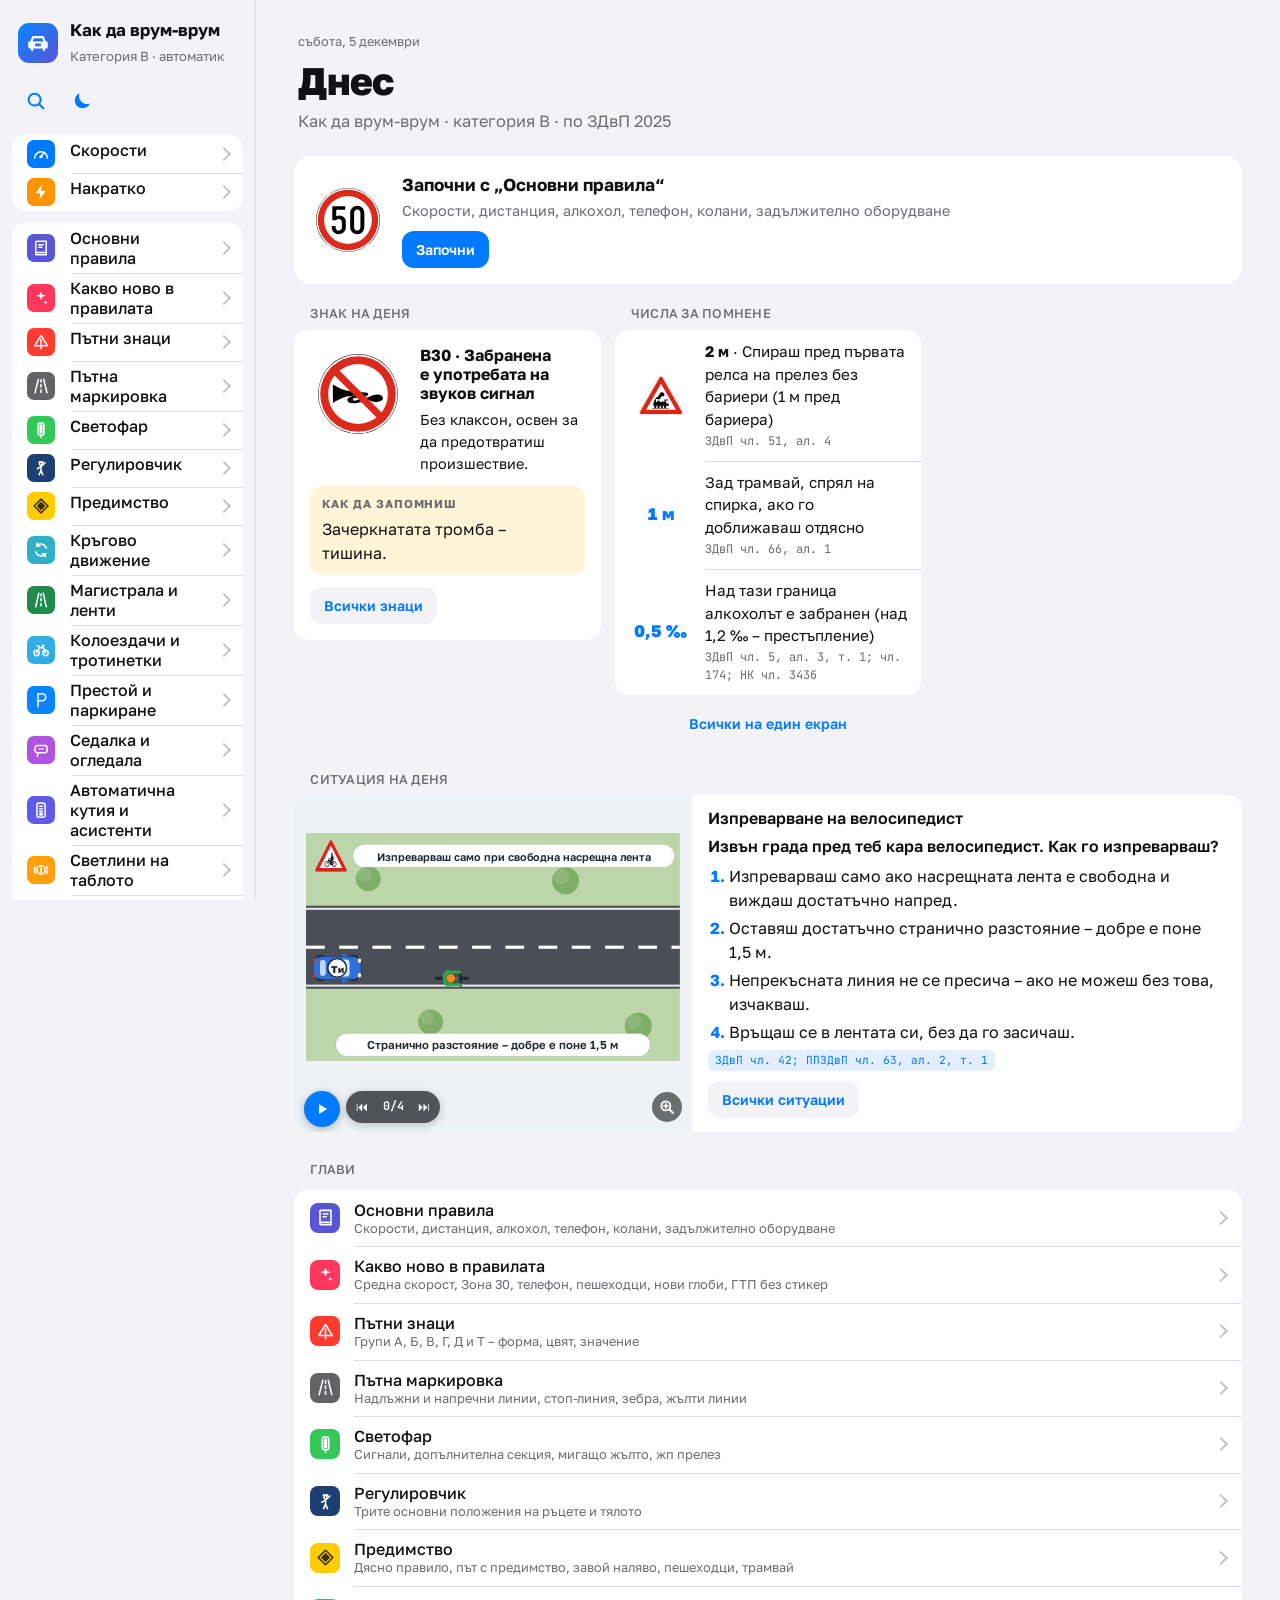
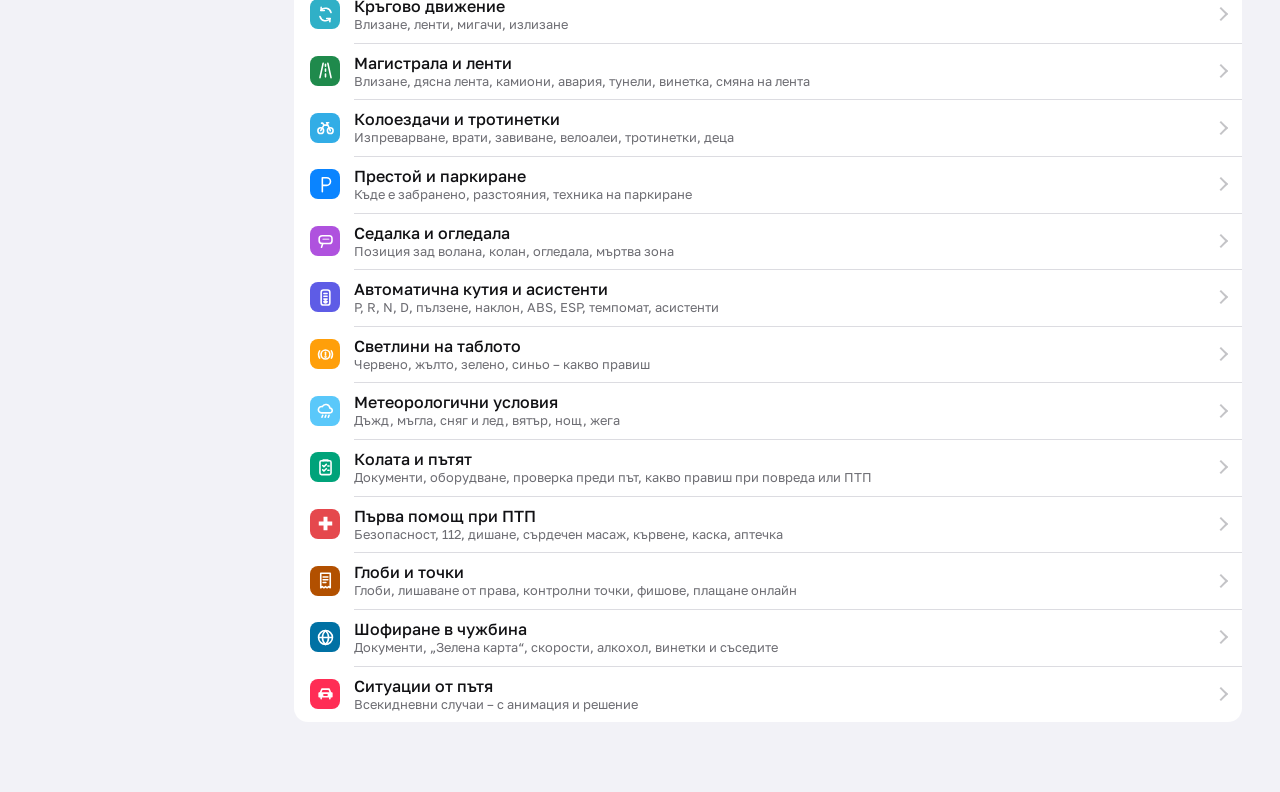
<file: index.html>
<!doctype html>
<html lang="bg">
<head>
<meta charset="utf-8">
<meta name="viewport" content="width=device-width, initial-scale=1, viewport-fit=cover">
<meta name="theme-color" content="#f2f2f7" media="(prefers-color-scheme: light)">
<meta name="theme-color" content="#000000" media="(prefers-color-scheme: dark)">
<title>Как да врум-врум</title>
<meta name="description" content="Как да врум-врум: интерактивен опреснителен курс за шофьори, категория B: знаци, маркировка, светофар, регулировчик, предимство, кръгово, паркиране, огледала, табло и времето – по ЗДвП.">
<script>try{var t=localStorage.getItem("bg-theme");if(t==="light"||t==="dark")document.documentElement.setAttribute("data-theme",t);}catch(e){}</script>
<link rel="manifest" href="manifest.webmanifest">
<link rel="icon" href="assets/app/favicon-32.png" sizes="32x32" type="image/png">
<link rel="apple-touch-icon" href="assets/app/apple-touch-icon.png">
<meta name="apple-mobile-web-app-capable" content="yes">
<meta name="mobile-web-app-capable" content="yes">
<meta name="apple-mobile-web-app-title" content="Врум-врум">
<meta name="apple-mobile-web-app-status-bar-style" content="default">
<meta name="format-detection" content="telephone=no">
<link rel="preconnect" href="https://fonts.googleapis.com">
<link rel="preconnect" href="https://fonts.gstatic.com" crossorigin>
<link rel="stylesheet" href="https://fonts.googleapis.com/css2?family=Golos+Text:wght@400;500;600;700;800&family=JetBrains+Mono:wght@500;600&display=swap">
<link rel="stylesheet" href="styles.css">
</head>
<body>
<div class="app">
  <aside class="sidebar" aria-label="Меню">
    <div class="side-top">
      <a class="brand" href="#nachalo" aria-label="Как да врум-врум – начало"><span class="brand-mark" aria-hidden="true"><svg viewBox="0 0 24 24" fill="none" stroke="currentColor" stroke-width="2" stroke-linecap="round" stroke-linejoin="round"><path d="M5.5 15.5v-4l2-5h9l2 5v4"/><path d="M4 11.5h16v4.5H4z"/><circle cx="7.6" cy="13.8" r=".9" fill="currentColor"/><circle cx="16.4" cy="13.8" r=".9" fill="currentColor"/><path d="M6.5 16v2.5M17.5 16v2.5"/></svg></span><span><b>Как да врум-врум</b><small>Категория B · автоматик</small></span></a>
      <div class="side-icons"><a class="side-ic" href="#tarsene" aria-label="Търсене" title="Търсене"><svg viewBox="0 0 24 24" fill="none" stroke="currentColor" stroke-width="2.2" stroke-linecap="round" aria-hidden="true"><circle cx="10.5" cy="10.5" r="6.5"/><path d="M15.5 15.5 20 20"/></svg></a><button type="button" class="side-ic" data-theme-toggle></button></div>
    </div>
    <nav id="nav"></nav>
  </aside>
  <div class="pane">
    <header class="navbar" id="navbar" hidden></header>
    <main class="content" id="main"></main>
  </div>
  <nav class="tabbar" id="tabbar" aria-label="Раздели"></nav>
</div>
<script src="js/signs-data.js"></script>
<script src="js/signs.js"></script>
<script src="js/data.js"></script>
<script src="js/illustrations.js"></script>
<script src="js/scenarios.js"></script>
<script src="js/app.js"></script>
<script src="js/zoom.js"></script>
<script src="js/play.js"></script>
</body>
</html>
</file>
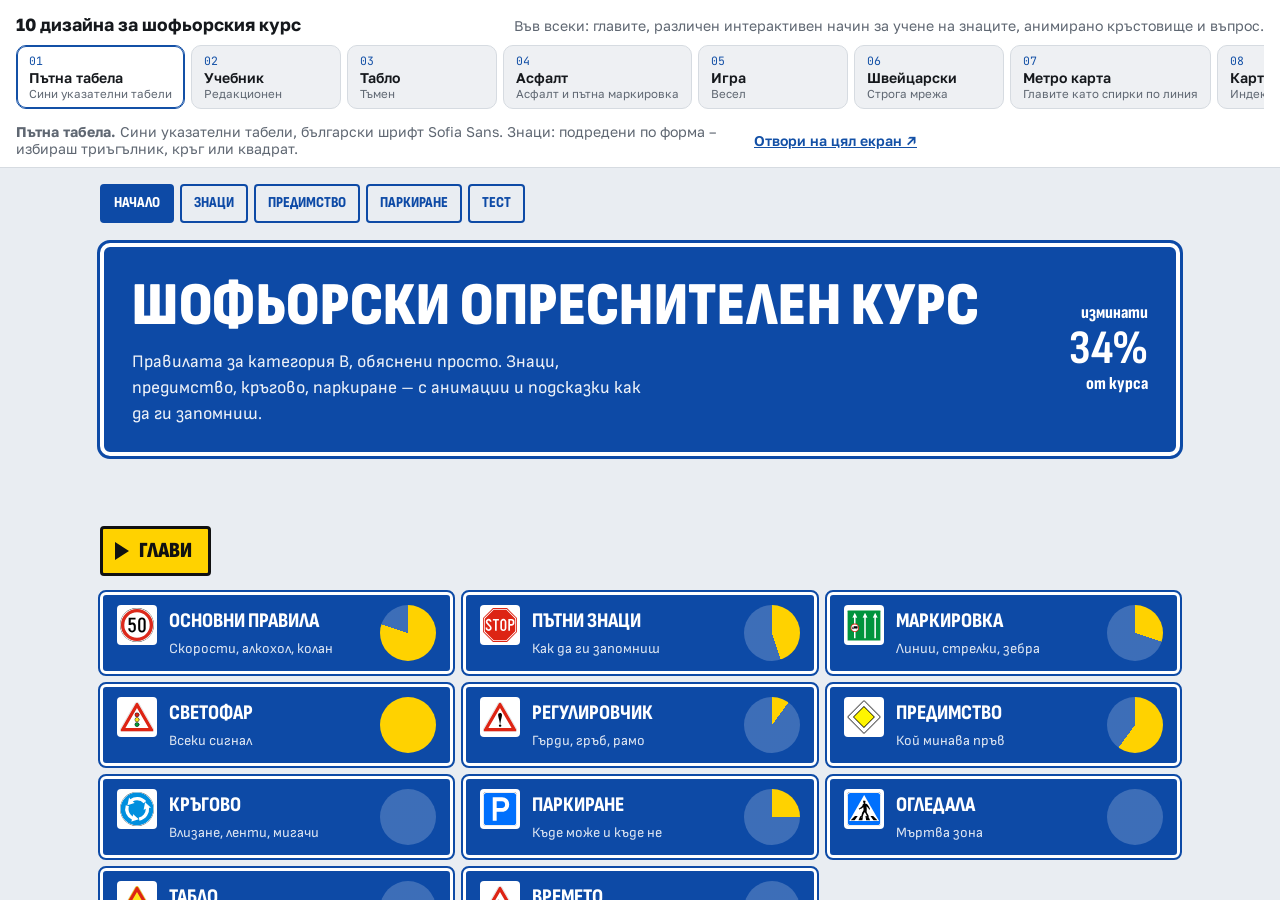
<file: dizayni.html>
<!doctype html>
<html lang="bg">
<head>
<meta charset="utf-8">
<meta name="viewport" content="width=device-width, initial-scale=1, viewport-fit=cover">
<title>Дизайни на курса</title>
<link rel="stylesheet" href="https://fonts.googleapis.com/css2?family=Golos+Text:wght@400;600;700&family=JetBrains+Mono:wght@500&display=swap">
<style>
/* Gallery shell: a picker rail on top, the selected mockup in a full-height frame below. */
:root {
  --bg: #eef0f3; --fg: #15181c; --muted: #5f6772; --card: #fff; --line: #d6dbe1; --accent: #1350a6;
  --font: "Golos Text", system-ui, sans-serif; --mono: "JetBrains Mono", monospace;
}
@media (prefers-color-scheme: dark) { :root:not([data-theme="light"]) { --bg: #101317; --fg: #e8ebef; --muted: #9aa4b0; --card: #181c21; --line: #2a3139; --accent: #7aa9ff; color-scheme: dark; } }
:root[data-theme="dark"] { --bg: #101317; --fg: #e8ebef; --muted: #9aa4b0; --card: #181c21; --line: #2a3139; --accent: #7aa9ff; color-scheme: dark; }
* { box-sizing: border-box; }
html, body { height: 100%; }
body { margin: 0; background: var(--bg); color: var(--fg); font-family: var(--font); display: grid; grid-template-rows: auto minmax(0, 1fr); }
header { padding: 14px 16px 10px; display: grid; gap: 10px; border-bottom: 1px solid var(--line); background: var(--card); }
.row { display: flex; gap: 12px; align-items: baseline; flex-wrap: wrap; justify-content: space-between; }
h1 { font-size: 1.1rem; margin: 0; }
.row p { margin: 0; color: var(--muted); font-size: .88rem; }
.rail { display: flex; gap: 6px; overflow-x: auto; padding-bottom: 4px; scrollbar-width: thin; }
.rail button { flex: none; border: 1px solid var(--line); background: var(--bg); color: var(--fg); border-radius: 10px; padding: 7px 12px; font: inherit; font-size: .88rem; cursor: pointer; display: grid; gap: 1px; text-align: left; min-width: 150px; }
.rail button small { color: var(--muted); font-size: .72rem; }
.rail button b { font-weight: 600; }
.rail button .n { font-family: var(--mono); font-size: .72rem; color: var(--accent); }
.rail button[aria-pressed="true"] { border-color: var(--accent); box-shadow: inset 0 0 0 1px var(--accent); background: var(--card); }
.about { display: flex; gap: 10px 18px; flex-wrap: wrap; align-items: center; font-size: .88rem; }
.about .what { color: var(--muted); max-width: 80ch; }
.about a { color: var(--accent); font-weight: 600; }
main { min-height: 0; }
iframe { width: 100%; height: 100%; border: 0; display: block; background: #fff; }
:focus-visible { outline: 3px solid var(--accent); outline-offset: 2px; }
</style>
</head>
<body>
<header>
  <div class="row"><h1>10 дизайна за шофьорския курс</h1><p>Във всеки: главите, различен интерактивен начин за учене на знаците, анимирано кръстовище и въпрос.</p></div>
  <div class="rail" id="rail" role="group" aria-label="Дизайн"></div>
  <div class="about"><span class="what" id="what"></span><a id="open" href="#" target="_blank" rel="noopener">Отвори на цял екран ↗</a></div>
</header>
<main><iframe id="frame" title="Дизайн"></iframe></main>
<script>
const D = [
  ["01-tabela.html", "Пътна табела", "Сини указателни табели, български шрифт Sofia Sans", "Знаци: подредени по форма – избираш триъгълник, кръг или квадрат."],
  ["02-uchebnik.html", "Учебник", "Редакционен, бележки с червена химикалка в полето", "Знаци: по групи, отваряш групата и после знака."],
  ["03-tablo.html", "Табло", "Тъмен, като арматурно табло, напредък като скоростомер", "Знаци: въртележка с голям знак и обяснение."],
  ["04-asfalt.html", "Асфалт", "Асфалт и пътна маркировка, едри надписи", "Знаци: „караш“ по път и минаваш покрай всеки знак."],
  ["05-igra.html", "Игра", "Весел, с точки, серия и пътека от нива", "Знаци: първо познаваш, после виждаш обяснение и подсказка."],
  ["06-shveycarski.html", "Швейцарски", "Строга мрежа, черно-бяло и червено", "Знаци: списък вляво, голям детайл вдясно."],
  ["07-metro.html", "Метро карта", "Главите като спирки по линия", "Знаци: мрежа, в която избраният знак се разгъва."],
  ["08-kartoteka.html", "Картотека", "Индексни карти и ръкописни бележки", "Знаци: тесте карти – „Знам“ / „Не знам“."],
  ["09-nosht.html", "Нощно каране", "Тъмно синьо и неонови светлини", "Знаци: карти, които се обръщат."],
  ["10-prilozhenie.html", "Мобилно приложение", "Като приложение за телефон, с долно меню", "Знаци: игра „намери двойката“."],
];
const rail = document.getElementById("rail"), frame = document.getElementById("frame"), what = document.getElementById("what"), open = document.getElementById("open");
function show(i) {
  const [f, name, look, signs] = D[i];
  frame.src = "mockups/" + f;
  open.href = "mockups/" + f;
  what.innerHTML = `<b>${name}.</b> ${look}. ${signs}`;
  rail.querySelectorAll("button").forEach((b, k) => b.setAttribute("aria-pressed", String(k === i)));
  try { localStorage.setItem("dizayn", i); } catch (e) {}
}
D.forEach(([f, name, look], i) => {
  const b = document.createElement("button");
  b.type = "button";
  b.innerHTML = `<span class="n">${String(i + 1).padStart(2, "0")}</span><b>${name}</b><small>${look.split(",")[0]}</small>`;
  b.onclick = () => show(i);
  rail.appendChild(b);
});
let start = 0;
try { start = Math.min(9, parseInt(localStorage.getItem("dizayn") || "0", 10) || 0); } catch (e) {}
show(start);
</script>
</body>
</html>
</file>
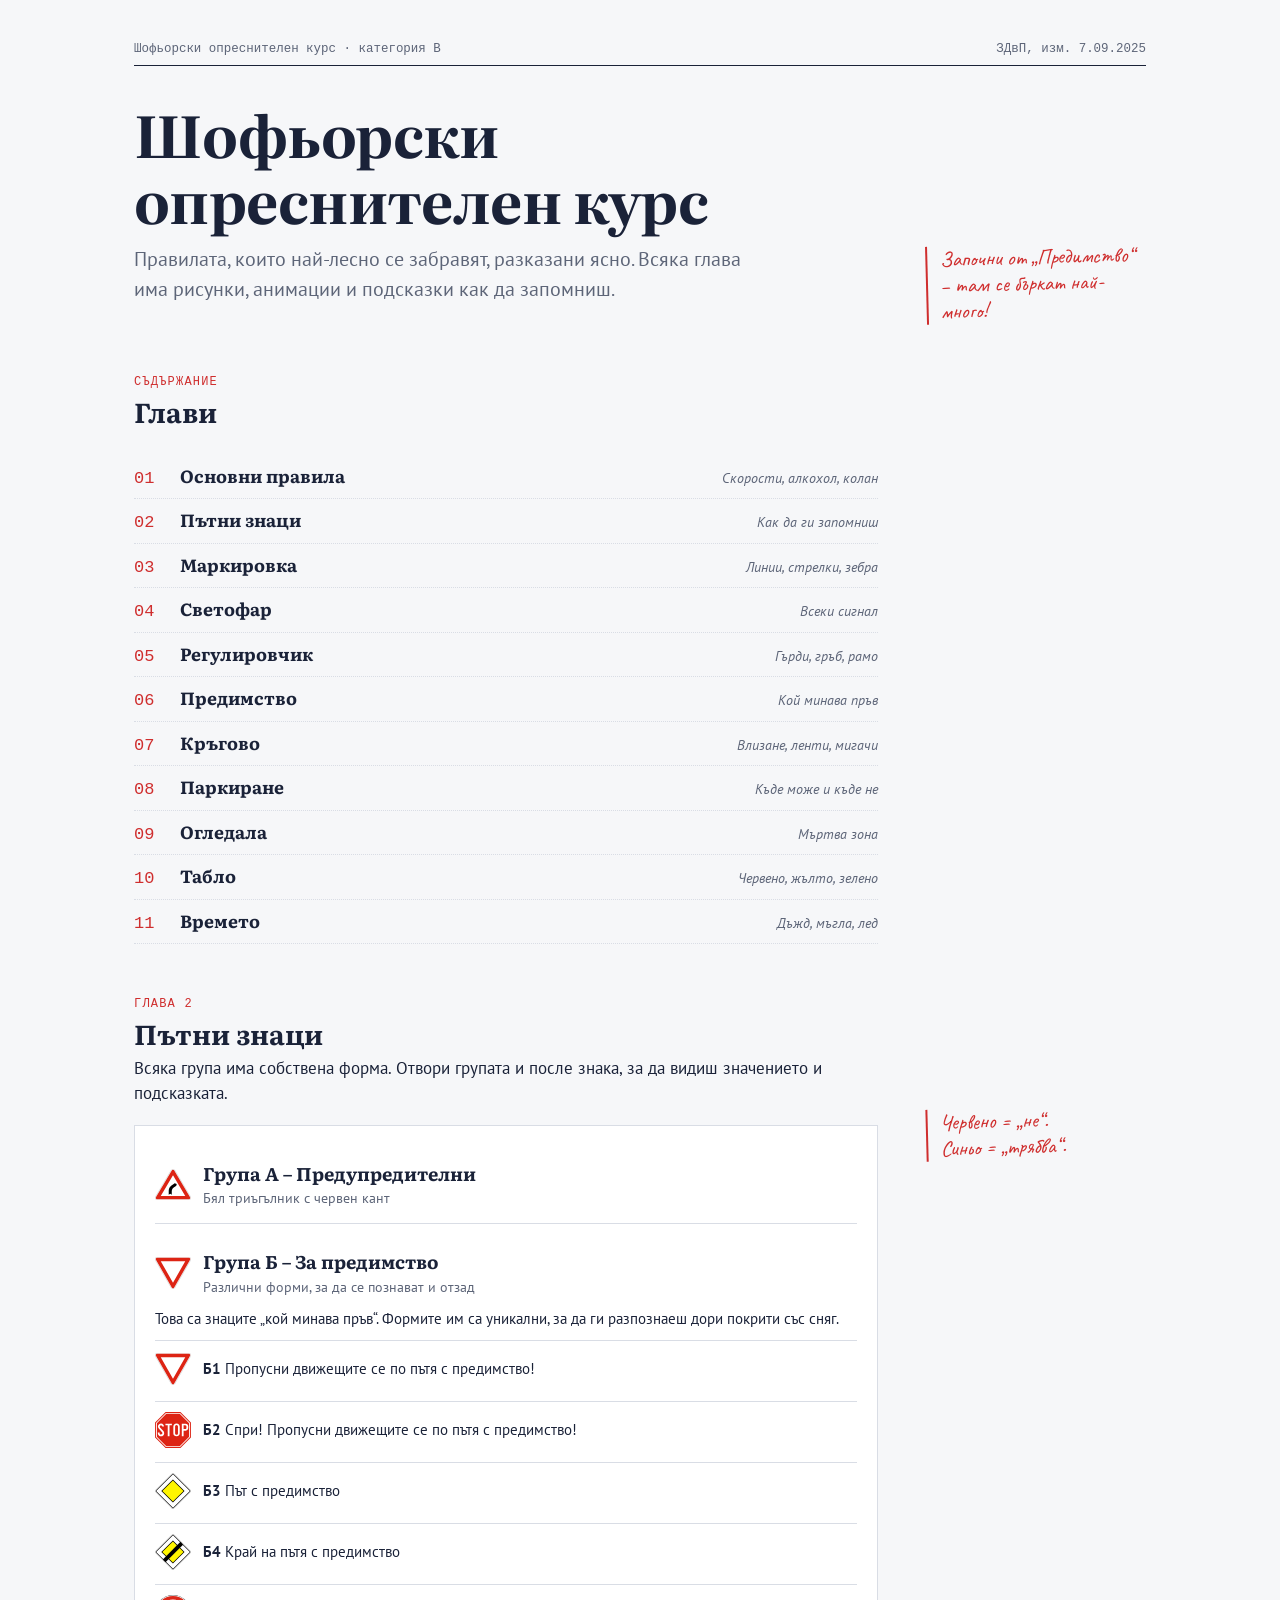
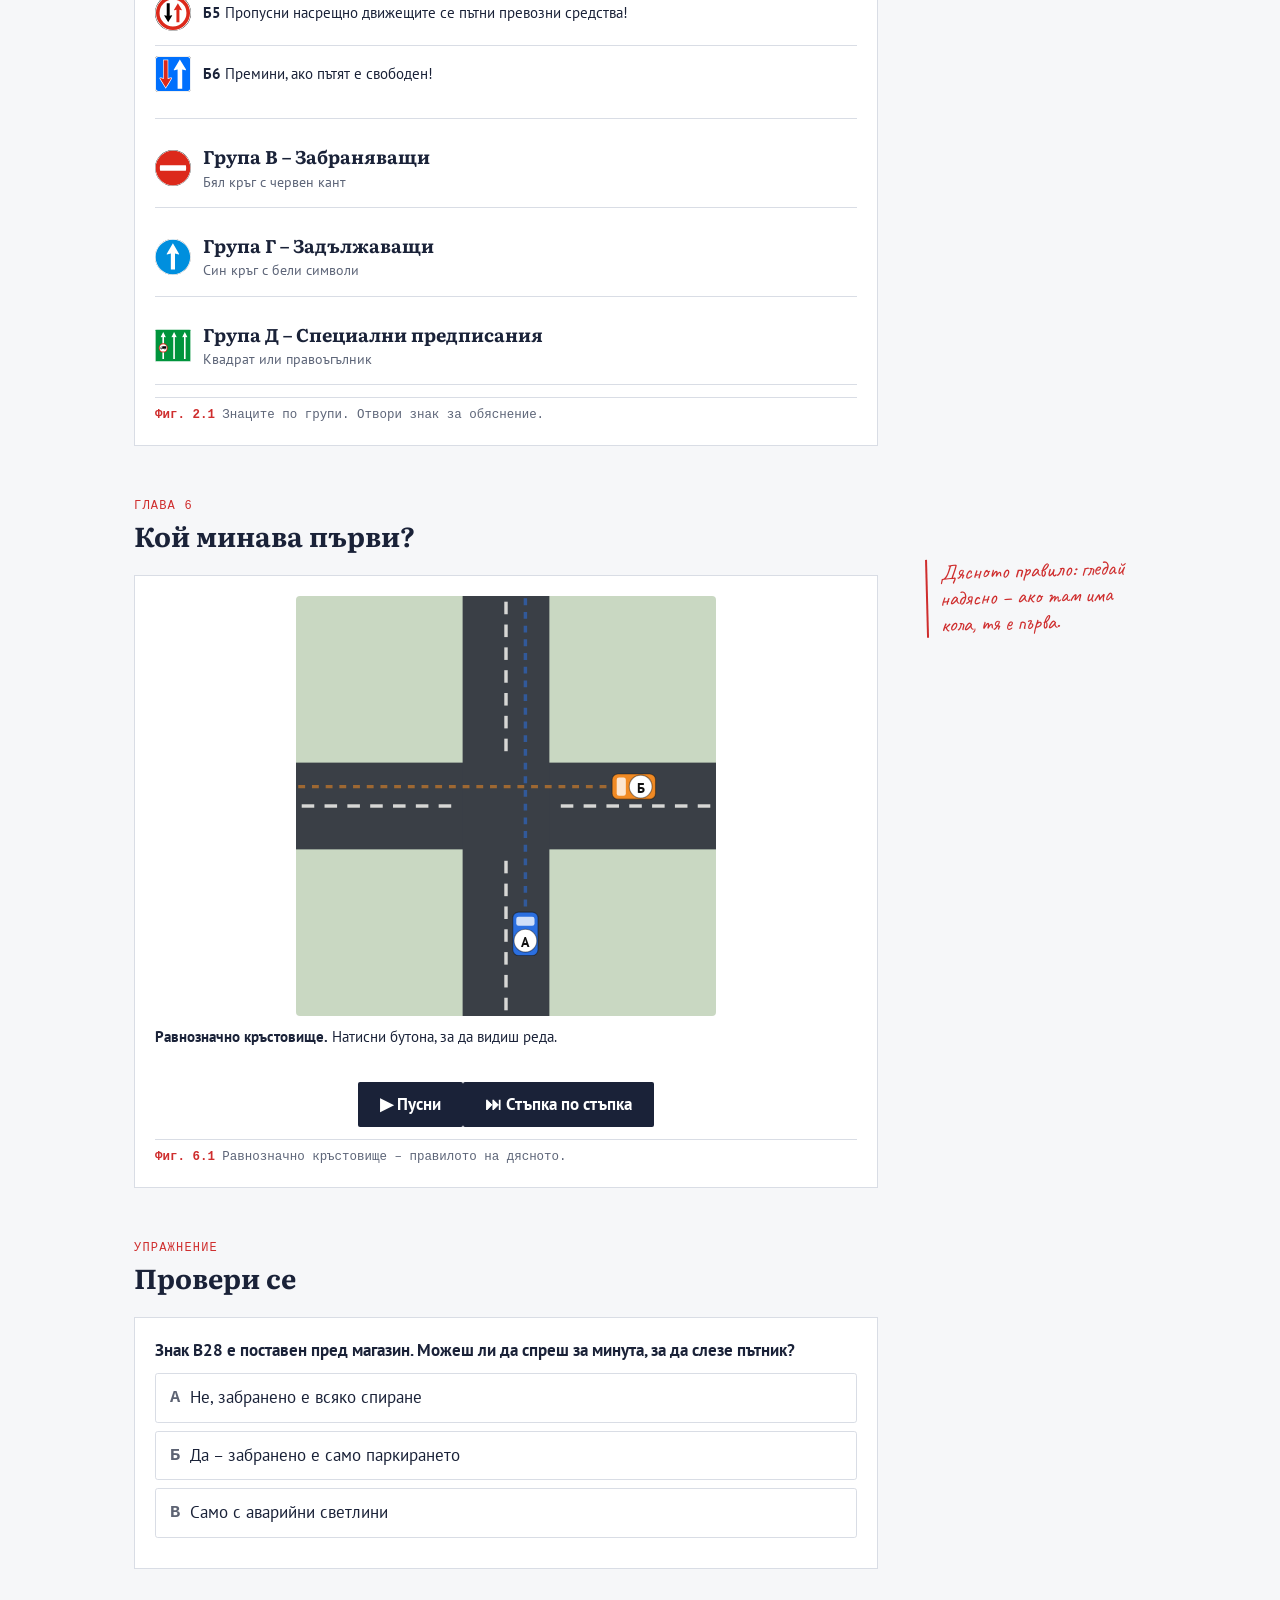
<file: mockups/02-uchebnik.html>
<!doctype html>
<html lang="bg">
<head>
<meta charset="utf-8">
<meta name="viewport" content="width=device-width, initial-scale=1">
<title>02 · Учебник</title>
<link rel="stylesheet" href="https://fonts.googleapis.com/css2?family=Literata:opsz,wght@7..72,500;7..72,700&family=PT+Sans:wght@400;700&family=Caveat:wght@600&family=PT+Mono&display=swap">
<link rel="stylesheet" href="base.css">
<style>
/* Concept: a modern driving textbook — wide text column, margin notes in red pen, numbered figures, a real table of contents. */
:root {
  --bg: #f6f7f9; --fg: #1a2238; --muted: #5d6578; --card: #fff; --line: #d9dde5;
  --accent: #1a2238; --accent-fg: #fff; --pen: #cf2e2e; --mnem-bg: #eef3fb; --mnem-fg: #1a2238;
  --radius: 4px; --font: "PT Sans", sans-serif; --font-display: "Literata", Georgia, serif; --font-mono: "PT Mono", monospace;
}
body { font-size: 17px; }
.page { max-width: 1060px; margin: 0 auto; padding: 40px 24px 90px; display: grid; grid-template-columns: minmax(0, 1fr) 220px; gap: 0 48px; }
.page > * { grid-column: 1; }
.margin { grid-column: 2; font-family: "Caveat", cursive; color: var(--pen); font-size: 1.35rem; line-height: 1.2; align-self: start; transform: rotate(-1.5deg); border-left: 2px solid var(--pen); padding-left: 12px; }
.running { display: flex; justify-content: space-between; font-family: var(--font-mono); font-size: .78rem; color: var(--muted); border-bottom: 1px solid var(--fg); padding-bottom: 6px; grid-column: 1 / -1; }
h1 { font-size: clamp(2.4rem, 5vw, 3.6rem); font-weight: 700; margin: 34px 0 12px; letter-spacing: -.01em; }
.lede { font-size: 1.25rem; color: var(--muted); max-width: 58ch; }
h2 { font-size: 1.7rem; margin: 54px 0 6px; }
h2 small { display: block; font-family: var(--font-mono); font-size: .75rem; font-weight: 400; color: var(--pen); letter-spacing: .1em; text-transform: uppercase; margin-bottom: 6px; }
.toc { margin-top: 22px; display: grid; }
.k-ch { display: grid; grid-template-columns: 36px auto minmax(20px, 1fr) auto; align-items: baseline; gap: 10px; padding: 7px 0; border-bottom: 1px dotted var(--line); }
.k-ch-n { font-family: var(--font-mono); color: var(--pen); }
.k-ch-t { font-family: var(--font-display); font-weight: 700; font-size: 1.1rem; }
.k-ch small { grid-column: 4; color: var(--muted); font-style: italic; }
figure { margin: 18px 0 0; background: var(--card); border: 1px solid var(--line); padding: 20px; }
figcaption { font-family: var(--font-mono); font-size: .78rem; color: var(--muted); margin-top: 12px; border-top: 1px solid var(--line); padding-top: 8px; }
figcaption b { color: var(--pen); }
.k-acc-sec { border-radius: 0; border-width: 0 0 1px; padding: 4px 0; background: none; }
.k-acc-sec > summary b { font-family: var(--font-display); font-size: 1.15rem; }
.k-name { font-family: var(--font-display); }
.k-mnem { border-left: 3px solid var(--pen); border-radius: 0; background: none; padding: 4px 0 4px 14px; }
.k-mnem-label { font-family: "Caveat", cursive; text-transform: none; letter-spacing: 0; font-size: 1.3rem; color: var(--pen); opacity: 1; }
.xanim-play { border-radius: 2px; }
@media (max-width: 860px) { .page { grid-template-columns: minmax(0, 1fr); } .margin { grid-column: 1; margin: 10px 0; } }
</style>
</head>
<body>
<main class="page">
  <div class="running"><span>Шофьорски опреснителен курс · категория B</span><span>ЗДвП, изм. 7.09.2025</span></div>
  <h1>Шофьорски опреснителен курс</h1>
  <p class="lede">Правилата, които най-лесно се забравят, разказани ясно. Всяка глава има рисунки, анимации и подсказки как да запомниш.</p>
  <aside class="margin">Започни от „Предимство“ – там се бъркат най-много!</aside>

  <h2><small>Съдържание</small>Глави</h2>
  <nav class="toc" data-k-chapters="plain"></nav>

  <h2><small>Глава 2</small>Пътни знаци</h2>
  <p>Всяка група има собствена форма. Отвори групата и после знака, за да видиш значението и подсказката.</p>
  <figure><div data-k-pattern="accordion"></div><figcaption><b>Фиг. 2.1</b> Знаците по групи. Отвори знак за обяснение.</figcaption></figure>
  <aside class="margin">Червено = „не“.<br>Синьо = „трябва“.</aside>

  <h2><small>Глава 6</small>Кой минава първи?</h2>
  <figure><div data-k-anim="equal"></div><figcaption><b>Фиг. 6.1</b> Равнозначно кръстовище – правилото на дясното.</figcaption></figure>
  <aside class="margin">Дясното правило: гледай надясно – ако там има кола, тя е първа.</aside>

  <h2><small>Упражнение</small>Провери се</h2>
  <figure><div data-k-quiz></div></figure>
</main>
<script src="../js/signs-data.js"></script><script src="../js/anim.js"></script><script src="kit.js"></script><script>Kit.auto()</script>
</body>
</html>
</file>
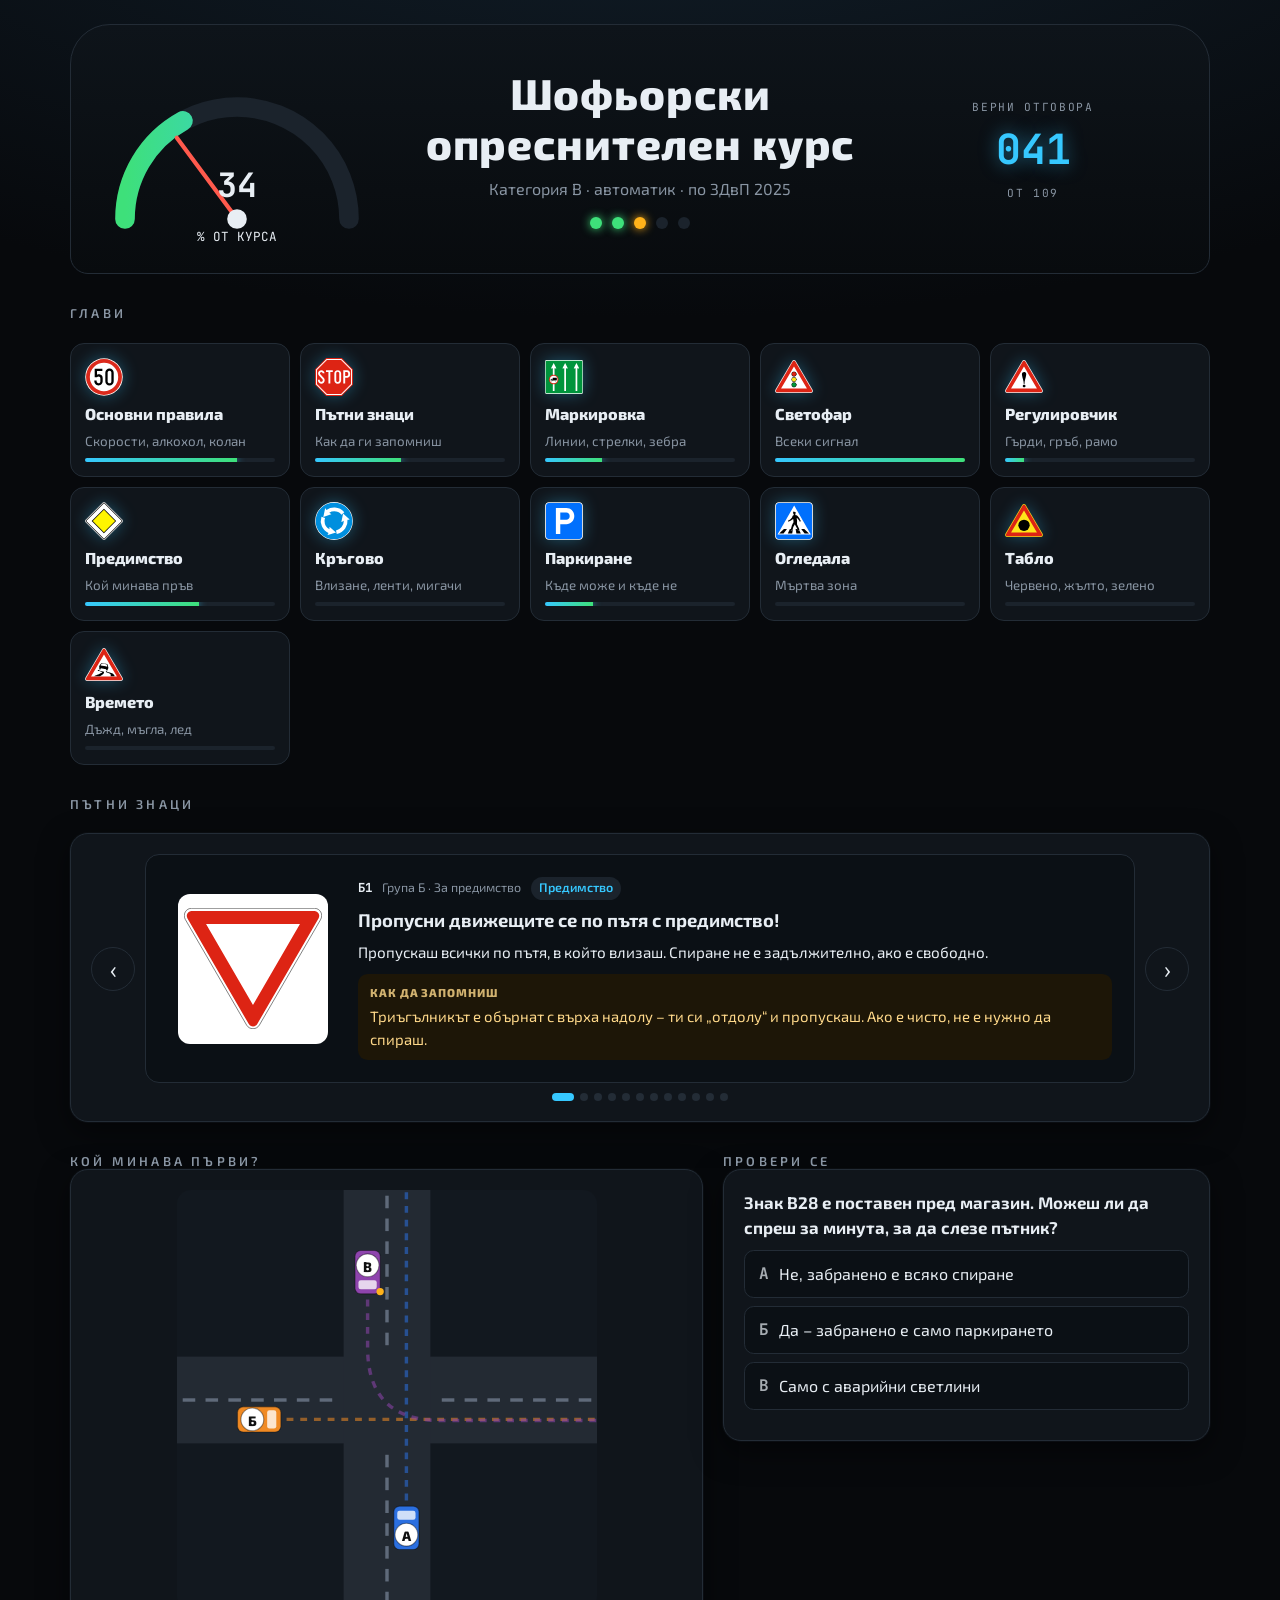
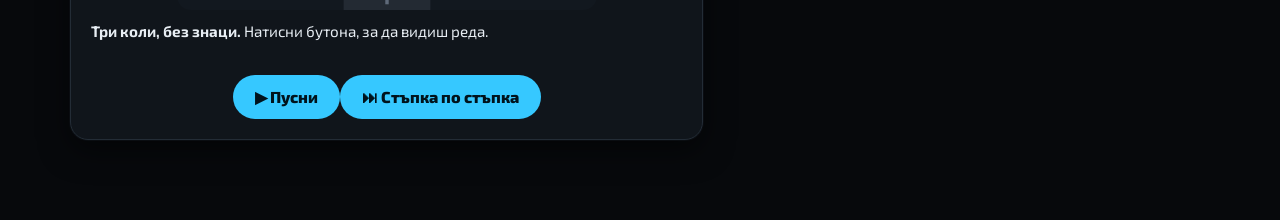
<file: mockups/03-tablo.html>
<!doctype html>
<html lang="bg">
<head>
<meta charset="utf-8">
<meta name="viewport" content="width=device-width, initial-scale=1">
<title>03 · Табло</title>
<link rel="stylesheet" href="https://fonts.googleapis.com/css2?family=Exo+2:wght@400;600;800&family=JetBrains+Mono:wght@500;700&display=swap">
<link rel="stylesheet" href="base.css">
<style>
/* Concept: the instrument cluster. Progress is a speedometer, chapters are warning-lamp tiles, cards glow softly. */
:root {
  color-scheme: dark;
  --bg: #07090c; --fg: #e8eef4; --muted: #8995a3; --card: #10151b; --line: #232c36;
  --accent: #36c8ff; --accent-fg: #00131c; --accent-2: #ffb21a; --ok: #3ee07a; --no: #ff5a4d;
  --mnem-bg: #1d1607; --mnem-fg: #ffd98a; --radius: 14px; --shadow: 0 0 0 1px #0a0d11, 0 10px 30px rgba(0,0,0,.5);
  --font: "Exo 2", sans-serif; --font-display: "Exo 2", sans-serif; --font-mono: "JetBrains Mono", monospace;
  --x-grass: #12181f; --x-road: #232a33; --x-paint: #6a7686;
}
body { background: radial-gradient(1200px 500px at 50% -10%, #12202c, transparent), var(--bg); font-size: 16px; }
.wrap { max-width: 1180px; margin: 0 auto; padding: 24px 20px 80px; display: grid; gap: 22px; }
.cluster { display: grid; grid-template-columns: 300px minmax(0, 1fr) 300px; gap: 20px; align-items: center; background: linear-gradient(180deg, #0e141a, #080b0e); border: 1px solid var(--line); border-radius: 40px 40px 18px 18px; padding: 26px; }
.gauge { width: 100%; max-width: 280px; }
.gauge text { fill: var(--fg); font-family: var(--font-mono); }
.center h1 { font-size: clamp(1.8rem, 3.5vw, 2.7rem); font-weight: 800; letter-spacing: .02em; text-align: center; }
.center p { text-align: center; color: var(--muted); margin-top: 8px; }
.lamps { display: flex; justify-content: center; gap: 10px; margin-top: 16px; }
.lamps span { width: 12px; height: 12px; border-radius: 50%; background: #1b232c; }
.lamps span.g { background: var(--ok); box-shadow: 0 0 10px var(--ok); } .lamps span.a { background: var(--accent-2); box-shadow: 0 0 10px var(--accent-2); }
.odo { font-family: var(--font-mono); text-align: center; }
.odo b { display: block; font-size: 2.6rem; color: var(--accent); text-shadow: 0 0 18px rgba(54,200,255,.5); }
.odo small { color: var(--muted); letter-spacing: .15em; text-transform: uppercase; font-size: .7rem; }
h2 { font-size: .8rem; letter-spacing: .25em; text-transform: uppercase; color: var(--muted); font-weight: 600; margin-top: 10px; }
.chapters { display: grid; grid-template-columns: repeat(auto-fill, minmax(min(100%, 200px), 1fr)); gap: 10px; }
.k-ch { background: var(--card); border: 1px solid var(--line); border-radius: 14px; padding: 14px; display: grid; gap: 6px; }
.k-ch-img { width: 38px; height: 38px; filter: drop-shadow(0 0 8px rgba(54,200,255,.35)); }
.k-ch-t { font-weight: 800; }
.k-ch small { color: var(--muted); }
.k-ch-bar { background: #1b232c; }
.k-ch-bar::after { background: linear-gradient(90deg, var(--accent), var(--ok)); box-shadow: 0 0 8px var(--accent); }
.grid2 { display: grid; grid-template-columns: minmax(0, 1.3fr) minmax(0, 1fr); gap: 20px; }
.screen { background: var(--card); border: 1px solid var(--line); border-radius: 18px; padding: 20px; box-shadow: var(--shadow); }
.k-car-slide { background: #0b1015; }
.k-img { background: #fff; border-radius: 12px; padding: 6px; }
.k-kind { background: #1b232c !important; color: var(--accent) !important; }
.k-opt { background: #0b1015; }
@media (max-width: 900px) { .cluster, .grid2 { grid-template-columns: minmax(0, 1fr); } .gauge { margin: 0 auto; display: block; } }
</style>
</head>
<body>
<div class="wrap">
  <section class="cluster">
    <svg class="gauge" viewBox="0 0 200 140" aria-label="Напредък 34%">
      <path d="M20 120 A80 80 0 0 1 180 120" fill="none" stroke="#1b232c" stroke-width="14" stroke-linecap="round"/>
      <path d="M20 120 A80 80 0 0 1 180 120" fill="none" stroke="url(#g)" stroke-width="14" stroke-linecap="round" pathLength="100" stroke-dasharray="34 100"/>
      <defs><linearGradient id="g"><stop offset="0" stop-color="#3ee07a"/><stop offset="1" stop-color="#36c8ff"/></linearGradient></defs>
      <line x1="100" y1="120" x2="57" y2="62" stroke="#ff5a4d" stroke-width="3" stroke-linecap="round"/>
      <circle cx="100" cy="120" r="7" fill="#e8eef4"/>
      <text x="100" y="104" text-anchor="middle" font-size="24" font-weight="700">34</text>
      <text x="100" y="136" text-anchor="middle" font-size="9" fill="#8995a3">% ОТ КУРСА</text>
    </svg>
    <div class="center"><h1>Шофьорски опреснителен курс</h1><p>Категория B · автоматик · по ЗДвП 2025</p><div class="lamps"><span class="g"></span><span class="g"></span><span class="a"></span><span></span><span></span></div></div>
    <div class="odo"><small>верни отговора</small><b>041</b><small>от 109</small></div>
  </section>
  <h2>Глави</h2>
  <div class="chapters" data-k-chapters="img"></div>
  <h2>Пътни знаци</h2>
  <div class="screen" data-k-pattern="carousel"></div>
  <div class="grid2">
    <div><h2>Кой минава първи?</h2><div class="screen" data-k-anim="three"></div></div>
    <div><h2>Провери се</h2><div class="screen" data-k-quiz></div></div>
  </div>
</div>
<script src="../js/signs-data.js"></script><script src="../js/anim.js"></script><script src="kit.js"></script><script>Kit.auto()</script>
</body>
</html>
</file>
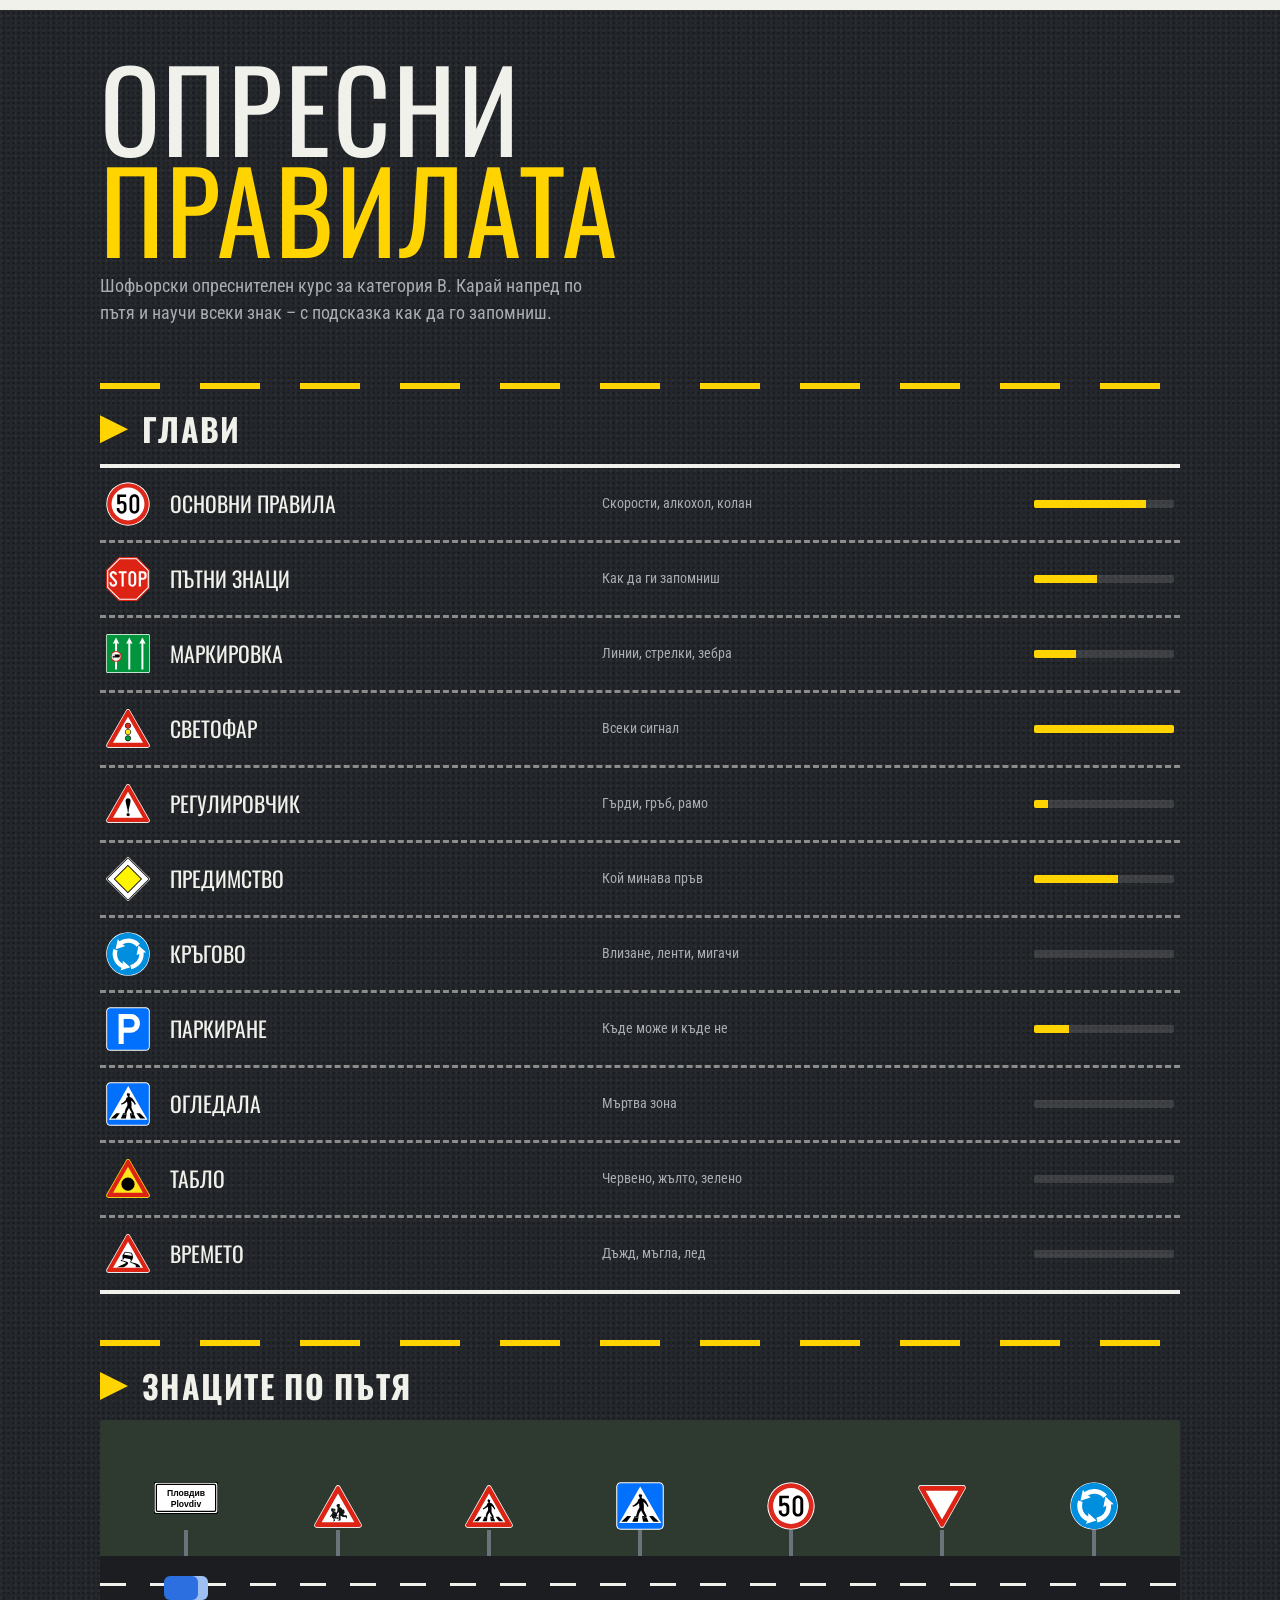
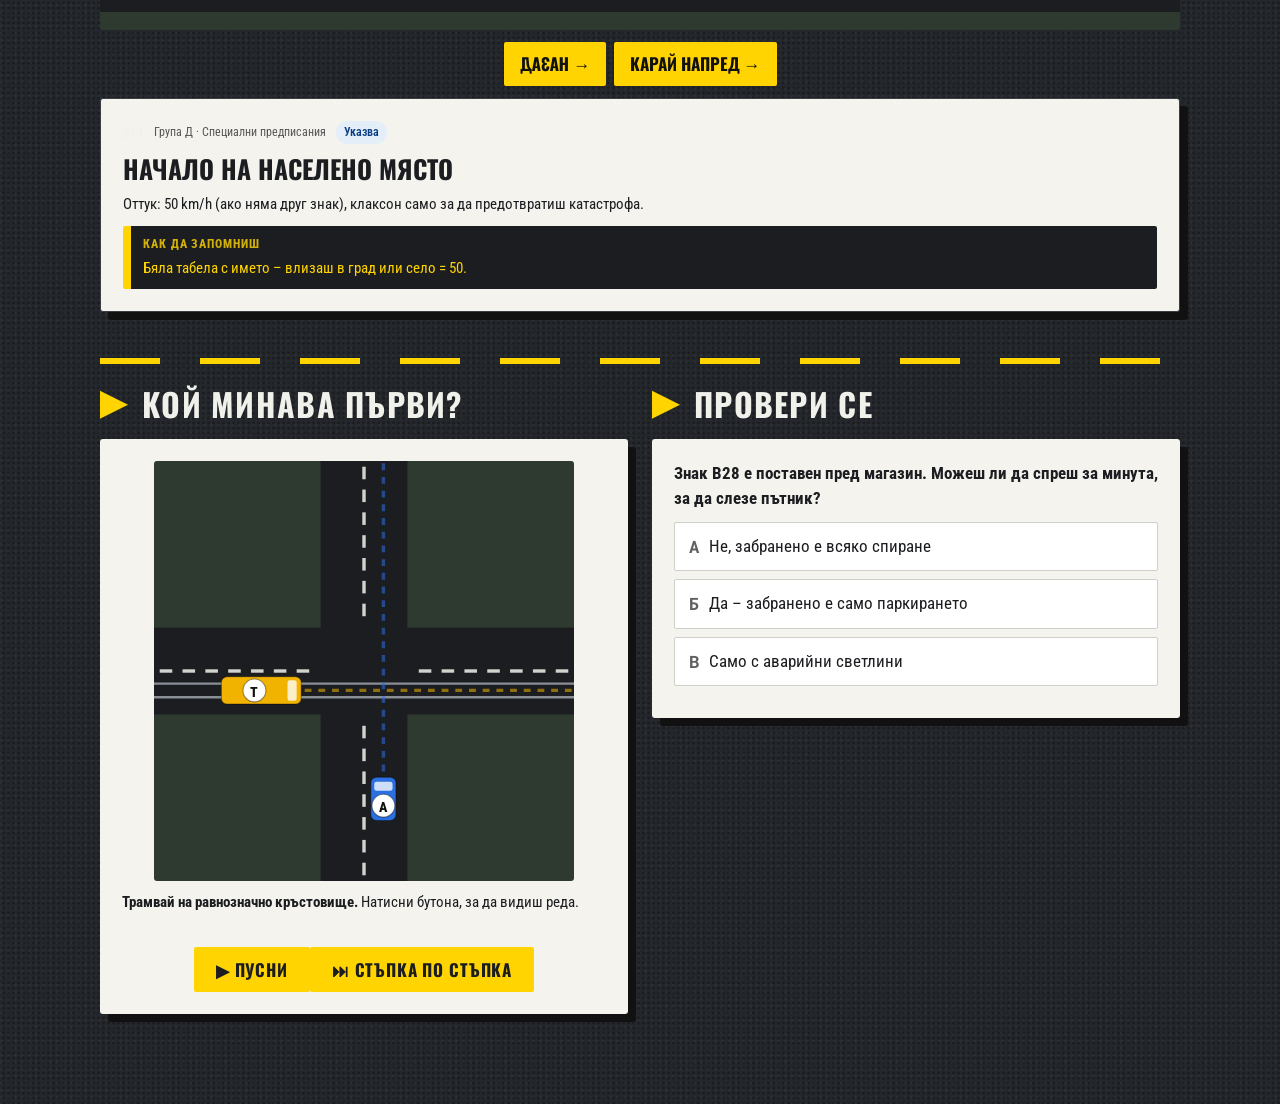
<file: mockups/04-asfalt.html>
<!doctype html>
<html lang="bg">
<head>
<meta charset="utf-8">
<meta name="viewport" content="width=device-width, initial-scale=1">
<title>04 · Асфалт</title>
<link rel="stylesheet" href="https://fonts.googleapis.com/css2?family=Oswald:wght@500;700&family=Roboto+Condensed:wght@400;700&family=Roboto+Mono:wght@500&display=swap">
<link rel="stylesheet" href="base.css">
<style>
/* Concept: the road surface itself. Asphalt background, road-paint white and yellow, stencil-like headings painted on the lane. */
:root {
  color-scheme: dark;
  --bg: #24272b; --fg: #f1f1ec; --muted: #a9adb3; --card: #f4f3ee; --card-fg: #1c1d20; --line: #3a3e44;
  --accent: #ffd400; --accent-fg: #1c1d20; --ok: #49d17d; --no: #ff6a5c; --mnem-bg: #1c1d20; --mnem-fg: #ffd400;
  --radius: 3px; --font: "Roboto Condensed", sans-serif; --font-display: "Oswald", sans-serif; --font-mono: "Roboto Mono", monospace;
  --x-grass: #2e3a2f; --x-road: #1b1d20; --x-paint: #f1f1ec;
}
body {
  font-size: 17px;
  background:
    radial-gradient(circle at 20% 30%, rgba(255,255,255,.035) 0 1px, transparent 2px) 0 0 / 7px 7px,
    radial-gradient(circle at 70% 60%, rgba(0,0,0,.25) 0 1px, transparent 2px) 0 0 / 5px 5px,
    var(--bg);
}
.wrap { max-width: 1120px; margin: 0 auto; padding: 0 20px 90px; }
.edge { height: 10px; background: var(--fg); }
.center-line { height: 6px; background: repeating-linear-gradient(90deg, var(--accent) 0 60px, transparent 60px 100px); margin: 46px 0 22px; }
header { padding: 46px 0 10px; display: grid; gap: 14px; }
header .stencil { font-family: var(--font-display); font-size: clamp(3rem, 9vw, 7rem); line-height: .9; text-transform: uppercase; color: var(--fg); letter-spacing: .02em; }
header .stencil span { color: var(--accent); }
header p { max-width: 54ch; color: var(--muted); font-size: 1.15rem; }
h2 { font-family: var(--font-display); text-transform: uppercase; font-size: 2rem; letter-spacing: .04em; margin-bottom: 16px; display: flex; align-items: center; gap: 14px; }
h2::before { content: ""; width: 28px; height: 28px; background: var(--accent); clip-path: polygon(0 0, 100% 50%, 0 100%); }
.lanes { display: grid; gap: 0; border-top: 4px solid var(--fg); border-bottom: 4px solid var(--fg); }
.k-ch { display: grid; grid-template-columns: 50px minmax(0, 1fr) minmax(0, 1fr) 140px; gap: 14px; align-items: center; padding: 14px 6px; border-bottom: 3px dashed rgba(241,241,236,.5); }
.k-ch:last-child { border-bottom: 0; }
.k-ch-img { width: 44px; height: 44px; }
.k-ch-t { font-family: var(--font-display); text-transform: uppercase; font-size: 1.35rem; }
.k-ch small { color: var(--muted); }
.k-ch-bar { height: 8px; background: rgba(255,255,255,.12); }
.k-ch-bar::after { background: var(--accent); }
.k-road-strip { height: 210px; }
.k-road-detail, .slab { background: var(--card); color: var(--card-fg); padding: 22px; border-radius: 3px; }
.slab { box-shadow: 8px 8px 0 #111; }
.k-road-detail { box-shadow: 8px 8px 0 #111; --muted: #555; }
.k-name { font-family: var(--font-display); text-transform: uppercase; font-size: 1.6rem; }
.k-mnem { border-left: 8px solid var(--accent); }
.k-btn { background: var(--accent); color: #111; border: 0; border-radius: 2px; text-transform: uppercase; font-family: var(--font-display); }
.xanim-play { border-radius: 2px; text-transform: uppercase; font-family: var(--font-display); letter-spacing: .05em; }
.grid2 { display: grid; grid-template-columns: minmax(0, 1fr) minmax(0, 1fr); gap: 24px; }
.slab .k-opt { background: #fff; }
.slab { --muted: #555; --line: #d0d0ca; }
@media (max-width: 820px) { .grid2 { grid-template-columns: minmax(0, 1fr); } .k-ch { grid-template-columns: 44px minmax(0, 1fr); } .k-ch small, .k-ch-bar { grid-column: 2; } }
</style>
</head>
<body>
<div class="edge"></div>
<div class="wrap">
  <header>
    <div class="stencil">Опресни<br><span>правилата</span></div>
    <p>Шофьорски опреснителен курс за категория B. Карай напред по пътя и научи всеки знак – с подсказка как да го запомниш.</p>
  </header>
  <div class="center-line"></div>
  <h2>Глави</h2>
  <div class="lanes" data-k-chapters="img"></div>
  <div class="center-line"></div>
  <h2>Знаците по пътя</h2>
  <div data-k-pattern="roadside"></div>
  <div class="center-line"></div>
  <div class="grid2">
    <div><h2>Кой минава първи?</h2><div class="slab" data-k-anim="tram"></div></div>
    <div><h2>Провери се</h2><div class="slab" data-k-quiz></div></div>
  </div>
</div>
<script src="../js/signs-data.js"></script><script src="../js/anim.js"></script><script src="kit.js"></script><script>Kit.auto()</script>
</body>
</html>
</file>
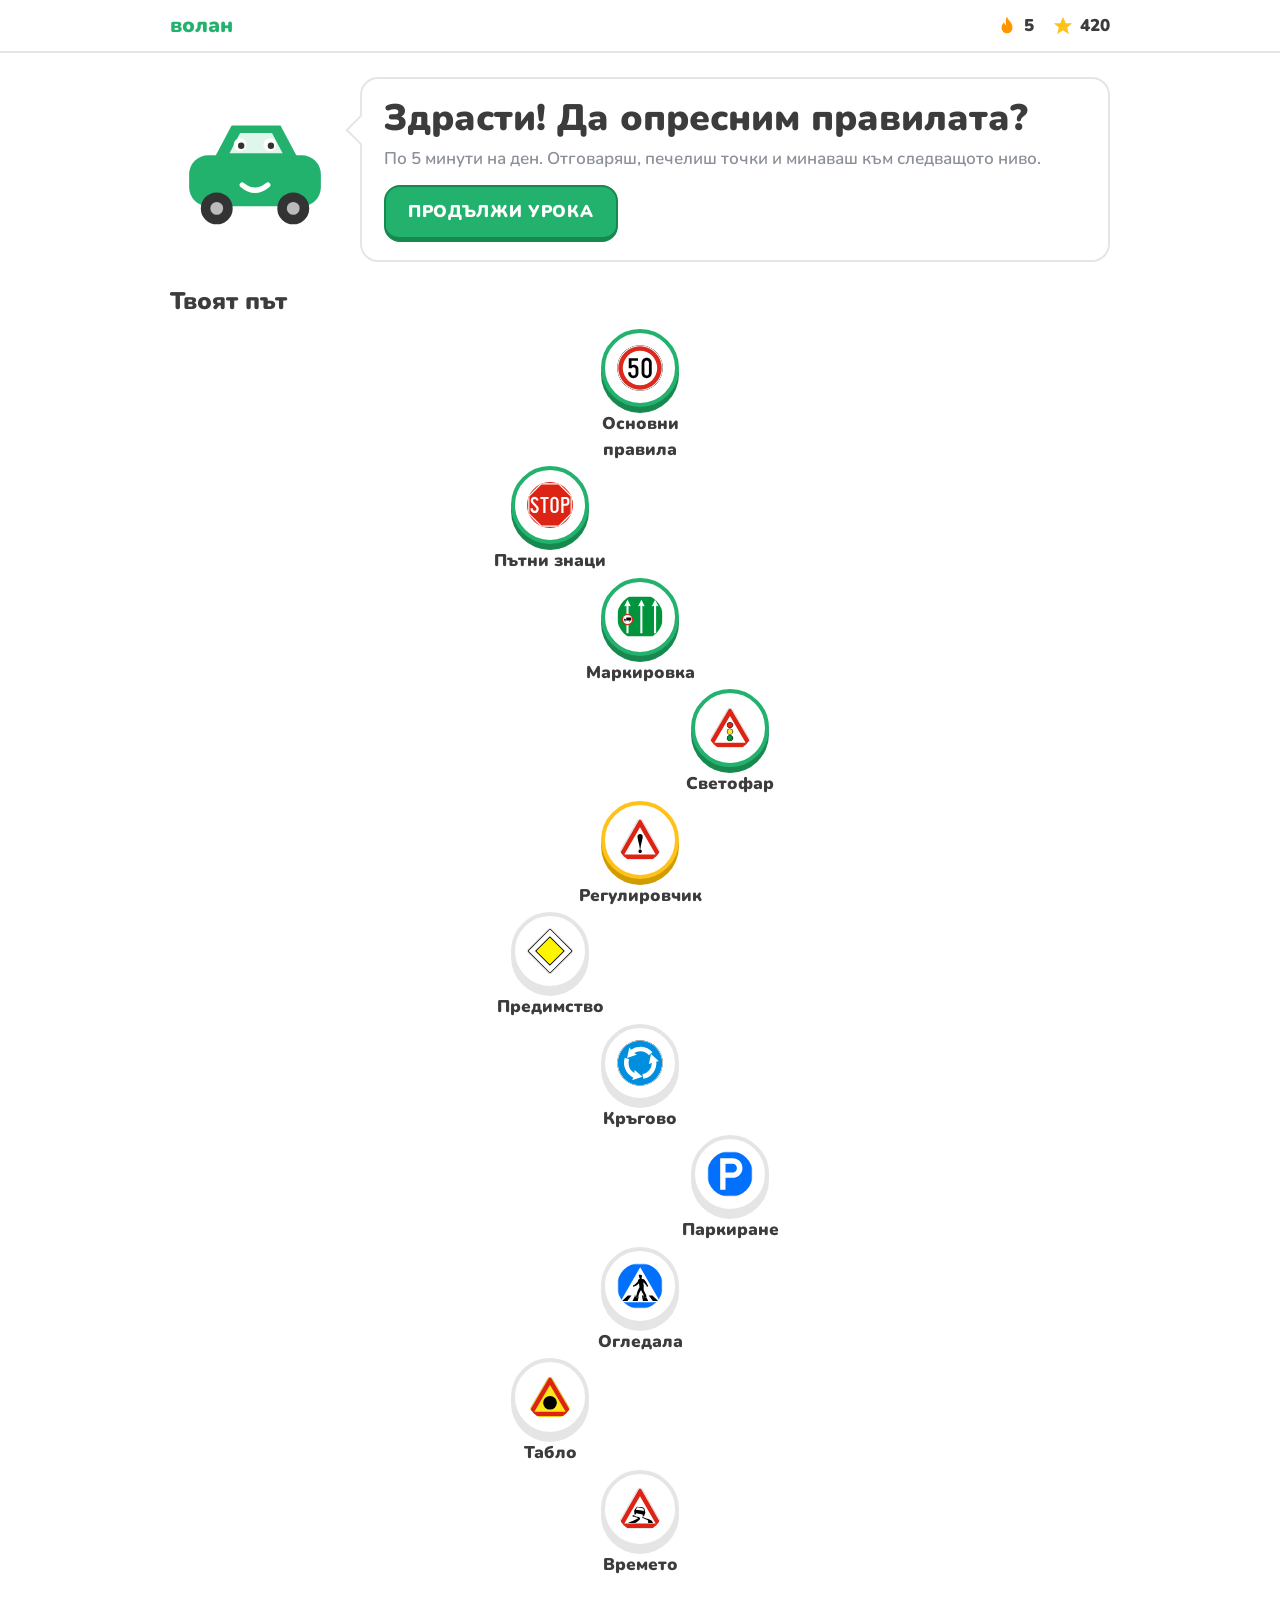
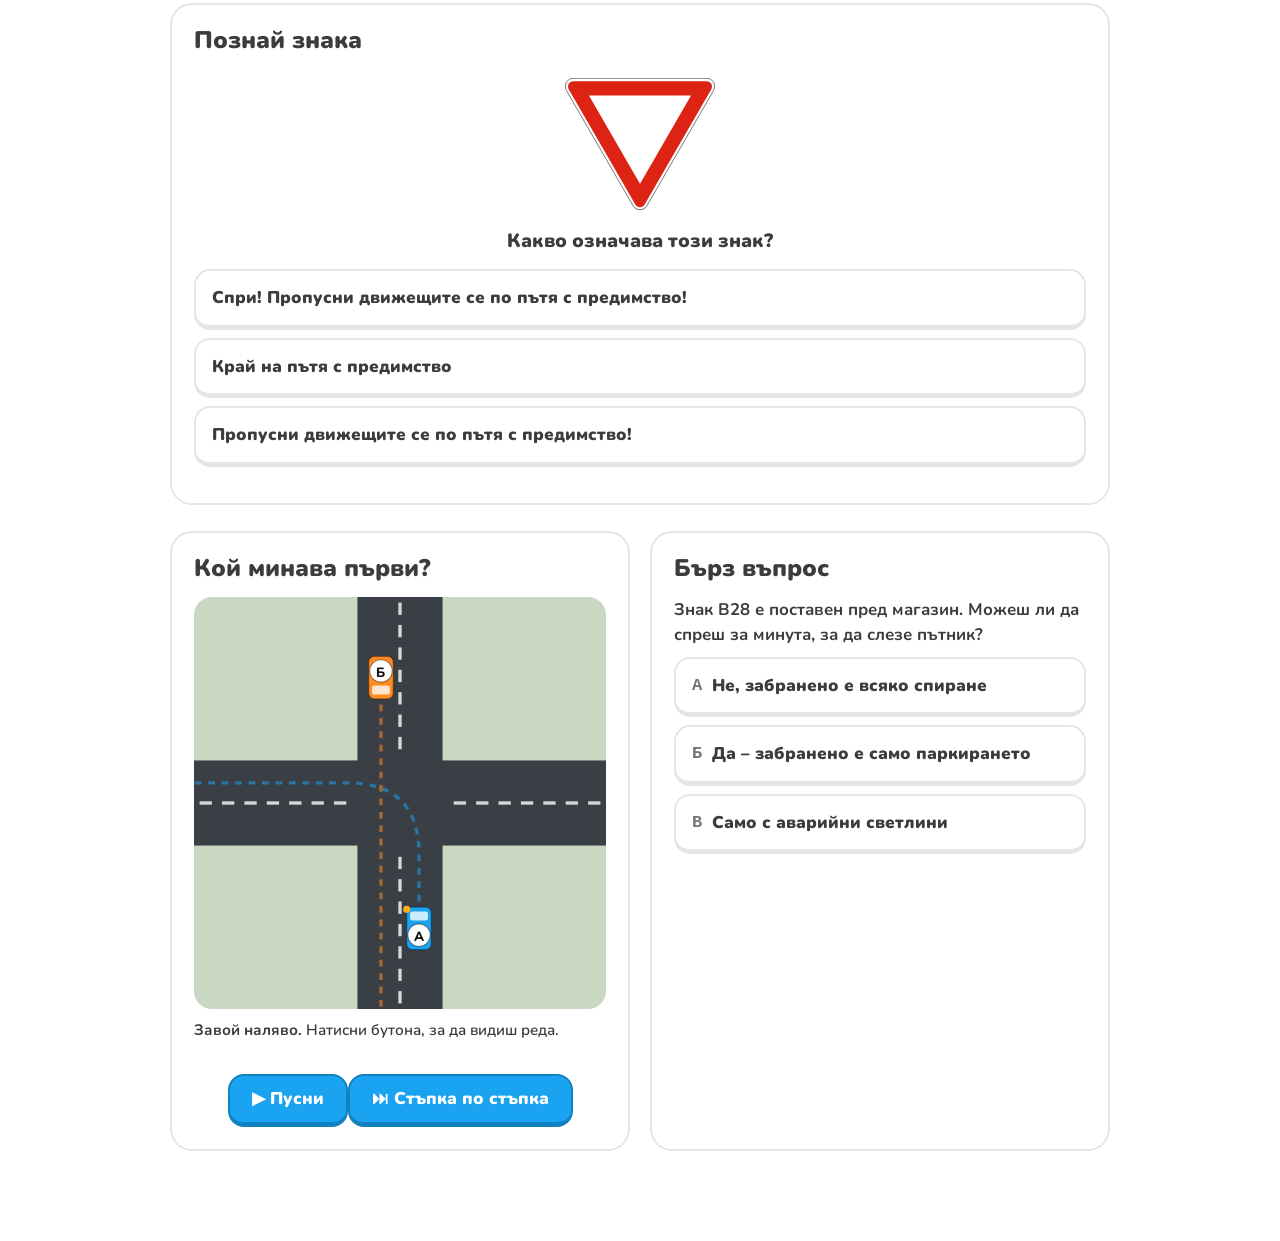
<file: mockups/05-igra.html>
<!doctype html>
<html lang="bg">
<head>
<meta charset="utf-8">
<meta name="viewport" content="width=device-width, initial-scale=1">
<title>05 · Игра</title>
<link rel="stylesheet" href="https://fonts.googleapis.com/css2?family=Nunito:wght@600;800;900&display=swap">
<link rel="stylesheet" href="base.css">
<style>
/* Concept: a learning game. Level path, points and a daily streak; chunky buttons that press down; guess-first learning. */
:root {
  --bg: #ffffff; --fg: #3c3c3c; --muted: #8a8f98; --card: #fff; --line: #e5e5e5;
  --accent: #23b26d; --accent-fg: #fff; --accent-2: #ffc21a; --blue: #1aa3f0; --ok: #23b26d; --no: #ff4b4b;
  --mnem-bg: #fff6d4; --mnem-fg: #6b4a00; --radius: 18px; --font: "Nunito", sans-serif;
  --x-car-a: #1aa3f0; --x-car-b: #ff8a1f;
}
body { font-size: 17px; font-weight: 600; }
.bar { position: sticky; top: 0; z-index: 3; background: #fff; border-bottom: 2px solid var(--line); }
.bar .in { max-width: 980px; margin: 0 auto; padding: 10px 20px; display: flex; gap: 18px; align-items: center; }
.logo { font-weight: 900; color: var(--accent); font-size: 1.3rem; margin-right: auto; }
.stat { display: flex; gap: 6px; align-items: center; font-weight: 900; }
.stat svg { width: 22px; height: 22px; }
.wrap { max-width: 980px; margin: 0 auto; padding: 24px 20px 90px; display: grid; gap: 26px; }
.hero { display: grid; grid-template-columns: 170px minmax(0, 1fr); gap: 20px; align-items: center; }
.bubble { background: #fff; border: 2px solid var(--line); border-radius: 18px; padding: 18px 22px; position: relative; }
.bubble::before { content: ""; position: absolute; left: -12px; top: 40px; width: 20px; height: 20px; background: #fff; border-left: 2px solid var(--line); border-bottom: 2px solid var(--line); transform: rotate(45deg); }
.bubble h1 { font-weight: 900; font-size: clamp(1.6rem, 3.5vw, 2.3rem); color: var(--fg); }
.bubble p { color: var(--muted); margin-top: 6px; }
.chunky, .k-btn, .xanim-play, .k-opt { border: 2px solid var(--line); border-bottom-width: 5px; border-radius: 16px; font-weight: 900; transition: transform .05s; }
.chunky:active, .k-btn:active, .xanim-play:active, .k-opt:active { transform: translateY(3px); border-bottom-width: 2px; }
.chunky { background: var(--accent); color: #fff; border-color: #17894f; padding: 12px 22px; text-transform: uppercase; letter-spacing: .04em; margin-top: 14px; }
.xanim-play { background: var(--blue); border-color: #1281bf; color: #fff; }
.k-btn.k-next { background: var(--accent); color: #fff; border-color: #17894f; }
.path { display: grid; justify-items: center; gap: 4px; }
.k-ch { display: grid; justify-items: center; gap: 4px; width: 150px; text-align: center; }
.k-ch:nth-child(4n+2) { transform: translateX(-90px); } .k-ch:nth-child(4n+4) { transform: translateX(90px); }
.k-ch-img { width: 78px; height: 78px; border-radius: 50%; background: #fff; padding: 12px; border: 4px solid var(--line); box-shadow: 0 6px 0 var(--line); }
.k-ch:nth-child(-n+4) .k-ch-img { border-color: var(--accent); box-shadow: 0 6px 0 #17894f; }
.k-ch:nth-child(5) .k-ch-img { border-color: var(--accent-2); box-shadow: 0 6px 0 #d19c00; animation: bob 1.6s ease-in-out infinite; }
@keyframes bob { 50% { transform: translateY(-6px); } }
.k-ch-t { font-weight: 900; }
.k-ch small, .k-ch-bar { display: none; }
.card { border: 2px solid var(--line); border-radius: 22px; padding: 22px; }
h2 { font-weight: 900; font-size: 1.5rem; margin-bottom: 14px; }
.k-guess-q p { font-weight: 900; font-size: 1.2rem; }
.k-opt { background: #fff; padding: 14px 16px; }
.k-opt.is-right { background: #d7ffb8; border-color: #58a700; box-shadow: none; }
.k-opt.is-wrong { background: #ffdfe0; border-color: var(--no); box-shadow: none; }
.k-verdict { font-size: 1.3rem; }
.grid2 { display: grid; grid-template-columns: minmax(0, 1fr) minmax(0, 1fr); gap: 20px; }
@media (max-width: 760px) { .hero, .grid2 { grid-template-columns: minmax(0, 1fr); } .bubble::before { display: none; } .k-ch:nth-child(n) { transform: none; } }
</style>
</head>
<body>
<div class="bar"><div class="in">
  <span class="logo">волан</span>
  <span class="stat" title="Дни подред"><svg viewBox="0 0 24 24"><path d="M12 2c1 4 6 6 6 12a6 6 0 0 1-12 0c0-3 2-5 3-6 0 2 1 3 2 3 0-4-1-6 1-9z" fill="#ff9600"/></svg>5</span>
  <span class="stat" title="Точки"><svg viewBox="0 0 24 24"><path d="M12 2l3 7h7l-5.5 4.5L18.5 21 12 16.5 5.5 21l2-7.5L2 9h7z" fill="#ffc21a"/></svg>420</span>
</div></div>
<div class="wrap">
  <section class="hero">
    <svg viewBox="0 0 160 130" aria-hidden="true"><rect x="18" y="52" width="124" height="48" rx="18" fill="#23b26d"/><path d="M42 54 L58 24 H104 L120 54 Z" fill="#23b26d"/><path d="M56 50 L66 31 H96 L106 50 Z" fill="#dff7ea"/><circle cx="66" cy="42" r="6" fill="#fff"/><circle cx="94" cy="42" r="6" fill="#fff"/><circle cx="67" cy="43" r="3" fill="#333"/><circle cx="95" cy="43" r="3" fill="#333"/><path d="M68 80 Q80 90 92 80" stroke="#fff" stroke-width="5" fill="none" stroke-linecap="round"/><circle cx="44" cy="102" r="15" fill="#333"/><circle cx="116" cy="102" r="15" fill="#333"/><circle cx="44" cy="102" r="6" fill="#bbb"/><circle cx="116" cy="102" r="6" fill="#bbb"/></svg>
    <div class="bubble"><h1>Здрасти! Да опресним правилата?</h1><p>По 5 минути на ден. Отговаряш, печелиш точки и минаваш към следващото ниво.</p><button class="chunky" type="button">Продължи урока</button></div>
  </section>
  <section><h2>Твоят път</h2><div class="path" data-k-chapters="img"></div></section>
  <section class="card"><h2>Познай знака</h2><div data-k-pattern="guess"></div></section>
  <div class="grid2">
    <section class="card"><h2>Кой минава първи?</h2><div data-k-anim="leftTurn"></div></section>
    <section class="card"><h2>Бърз въпрос</h2><div data-k-quiz></div></section>
  </div>
</div>
<script src="../js/signs-data.js"></script><script src="../js/anim.js"></script><script src="kit.js"></script><script>Kit.auto()</script>
</body>
</html>
</file>
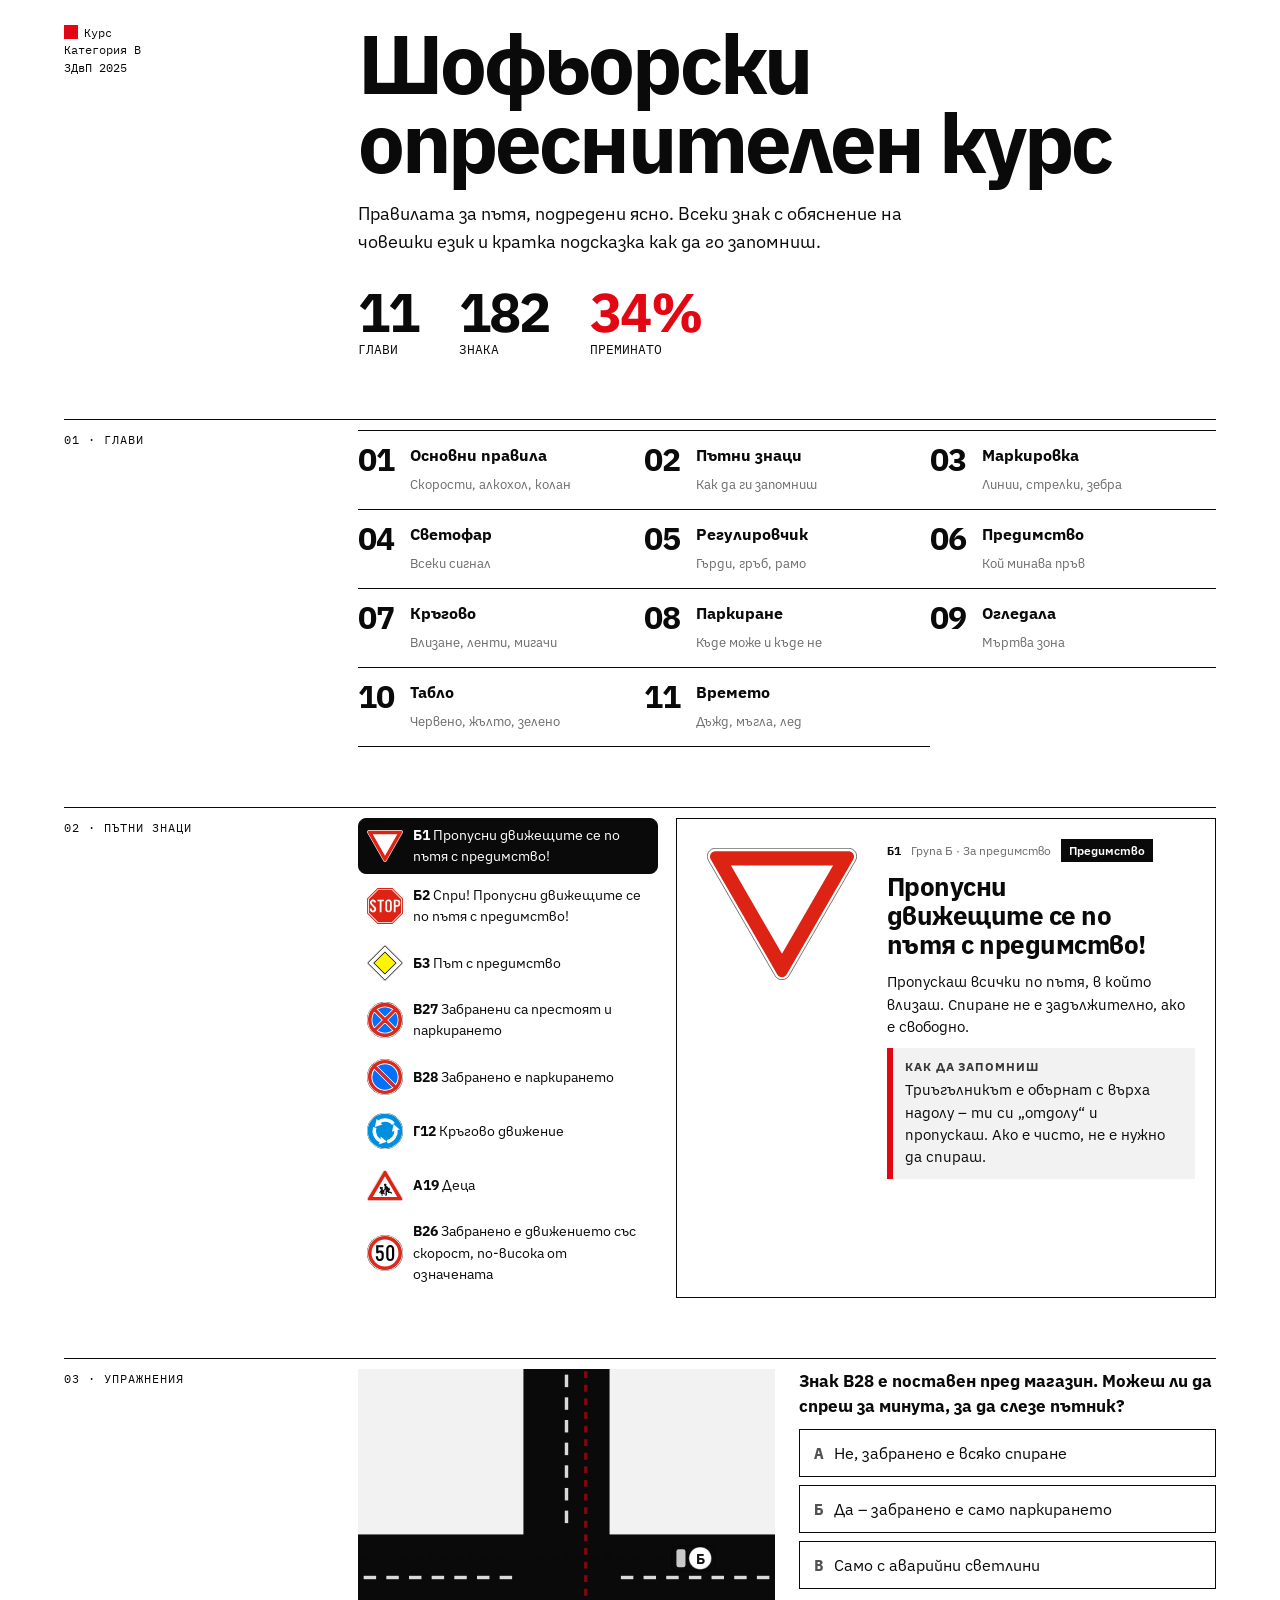
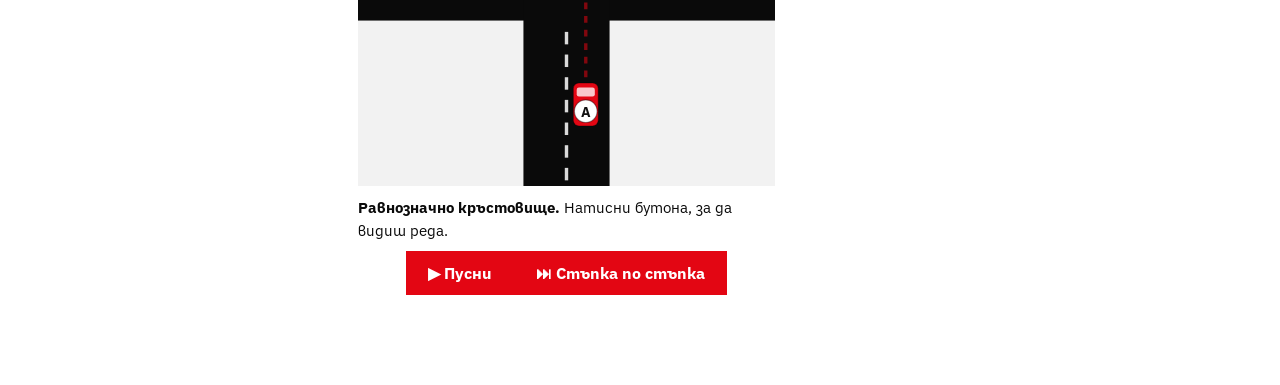
<file: mockups/06-shveycarski.html>
<!doctype html>
<html lang="bg">
<head>
<meta charset="utf-8">
<meta name="viewport" content="width=device-width, initial-scale=1">
<title>06 · Швейцарски</title>
<link rel="stylesheet" href="https://fonts.googleapis.com/css2?family=IBM+Plex+Sans:wght@400;500;700&family=IBM+Plex+Mono:wght@500&display=swap">
<link rel="stylesheet" href="base.css">
<style>
/* Concept: International Typographic Style. Strict grid, hairline rules, huge numerals, black on white with one red. */
:root {
  --bg: #ffffff; --fg: #0a0a0a; --muted: #6b6b6b; --card: #fff; --line: #0a0a0a;
  --accent: #e30613; --accent-fg: #fff; --ok: #0a0a0a; --no: #e30613; --mnem-bg: #f2f2f2; --mnem-fg: #0a0a0a;
  --radius: 0px; --font: "IBM Plex Sans", sans-serif; --font-mono: "IBM Plex Mono", monospace;
  --x-grass: #f2f2f2; --x-road: #0a0a0a; --x-paint: #fff; --x-car-a: #e30613; --x-car-b: #0a0a0a; --x-car-c: #8a8a8a;
}
body { font-size: 16px; }
.grid { max-width: 1200px; margin: 0 auto; padding: 0 24px 90px; display: grid; grid-template-columns: repeat(12, minmax(0, 1fr)); gap: 0 24px; }
.rule { grid-column: 1 / -1; border-top: 1px solid var(--fg); margin-top: 60px; padding-top: 10px; display: grid; grid-template-columns: subgrid; }
.rule .lbl { grid-column: 1 / 4; font-family: var(--font-mono); font-size: .78rem; text-transform: uppercase; letter-spacing: .08em; }
.rule .body { grid-column: 4 / -1; }
.mast { grid-column: 1 / -1; display: grid; grid-template-columns: subgrid; padding-top: 24px; }
.mast .id { grid-column: 1 / 4; font-family: var(--font-mono); font-size: .78rem; line-height: 1.4; }
.mast .id i { display: inline-block; width: 14px; height: 14px; background: var(--accent); vertical-align: -2px; margin-right: 6px; }
.mast h1 { grid-column: 4 / -1; font-size: clamp(2.6rem, 6.5vw, 5.6rem); font-weight: 700; letter-spacing: -.035em; line-height: .95; }
.mast p { grid-column: 4 / 10; margin-top: 18px; font-size: 1.15rem; }
.big { grid-column: 4 / -1; display: flex; gap: 40px; margin-top: 30px; }
.big div { font-size: .8rem; font-family: var(--font-mono); text-transform: uppercase; }
.big b { display: block; font-family: var(--font); font-size: 3.4rem; font-weight: 700; letter-spacing: -.03em; line-height: 1; }
.big b.r { color: var(--accent); }
.toc { display: grid; grid-template-columns: repeat(auto-fill, minmax(min(100%, 230px), 1fr)); border-top: 1px solid var(--fg); }
.k-ch { display: grid; grid-template-columns: 52px minmax(0, 1fr); padding: 12px 10px 14px 0; border-bottom: 1px solid var(--fg); }
.k-ch-n { font-size: 2rem; font-weight: 700; line-height: 1; letter-spacing: -.03em; }
.k-ch-t { font-weight: 700; }
.k-ch small { grid-column: 2; color: var(--muted); }
.k-ch:hover .k-ch-n { color: var(--accent); }
.k-md-list button[aria-selected="true"] { border-color: var(--fg); background: var(--fg); color: #fff; }
.k-md-detail { border-color: var(--fg); }
.k-kind { border-radius: 0 !important; background: var(--fg) !important; color: #fff !important; }
.k-mnem { border-left: 6px solid var(--accent); }
.k-name { font-size: 1.6rem; letter-spacing: -.02em; }
.xanim-play, .k-btn { border-radius: 0; }
.k-opt { border-radius: 0; }
.k-opt.is-right { box-shadow: inset 6px 0 0 var(--fg); }
.k-opt.is-wrong { box-shadow: inset 6px 0 0 var(--accent); }
.cols { display: grid; grid-template-columns: minmax(0, 1fr) minmax(0, 1fr); gap: 24px; }
@media (max-width: 820px) { .grid { grid-template-columns: minmax(0, 1fr); } .rule, .mast { grid-template-columns: minmax(0, 1fr); } .rule .lbl, .rule .body, .mast > * { grid-column: 1 !important; } .rule .lbl { margin-bottom: 14px; } .cols { grid-template-columns: minmax(0, 1fr); } .big { flex-wrap: wrap; gap: 20px; } }
</style>
</head>
<body>
<main class="grid">
  <section class="mast">
    <div class="id"><i></i>Курс<br>Категория B<br>ЗДвП 2025</div>
    <h1>Шофьорски опреснителен курс</h1>
    <p>Правилата за пътя, подредени ясно. Всеки знак с обяснение на човешки език и кратка подсказка как да го запомниш.</p>
    <div class="big"><div><b>11</b>Глави</div><div><b>182</b>Знака</div><div><b class="r">34%</b>Преминато</div></div>
  </section>
  <section class="rule"><div class="lbl">01 · Глави</div><div class="body"><div class="toc" data-k-chapters="plain"></div></div></section>
  <section class="rule"><div class="lbl">02 · Пътни знаци</div><div class="body" data-k-pattern="masterDetail"></div></section>
  <section class="rule"><div class="lbl">03 · Упражнения</div><div class="body cols"><div data-k-anim="equal"></div><div data-k-quiz></div></div></section>
</main>
<script src="../js/signs-data.js"></script><script src="../js/anim.js"></script><script src="kit.js"></script><script>Kit.auto()</script>
</body>
</html>
</file>
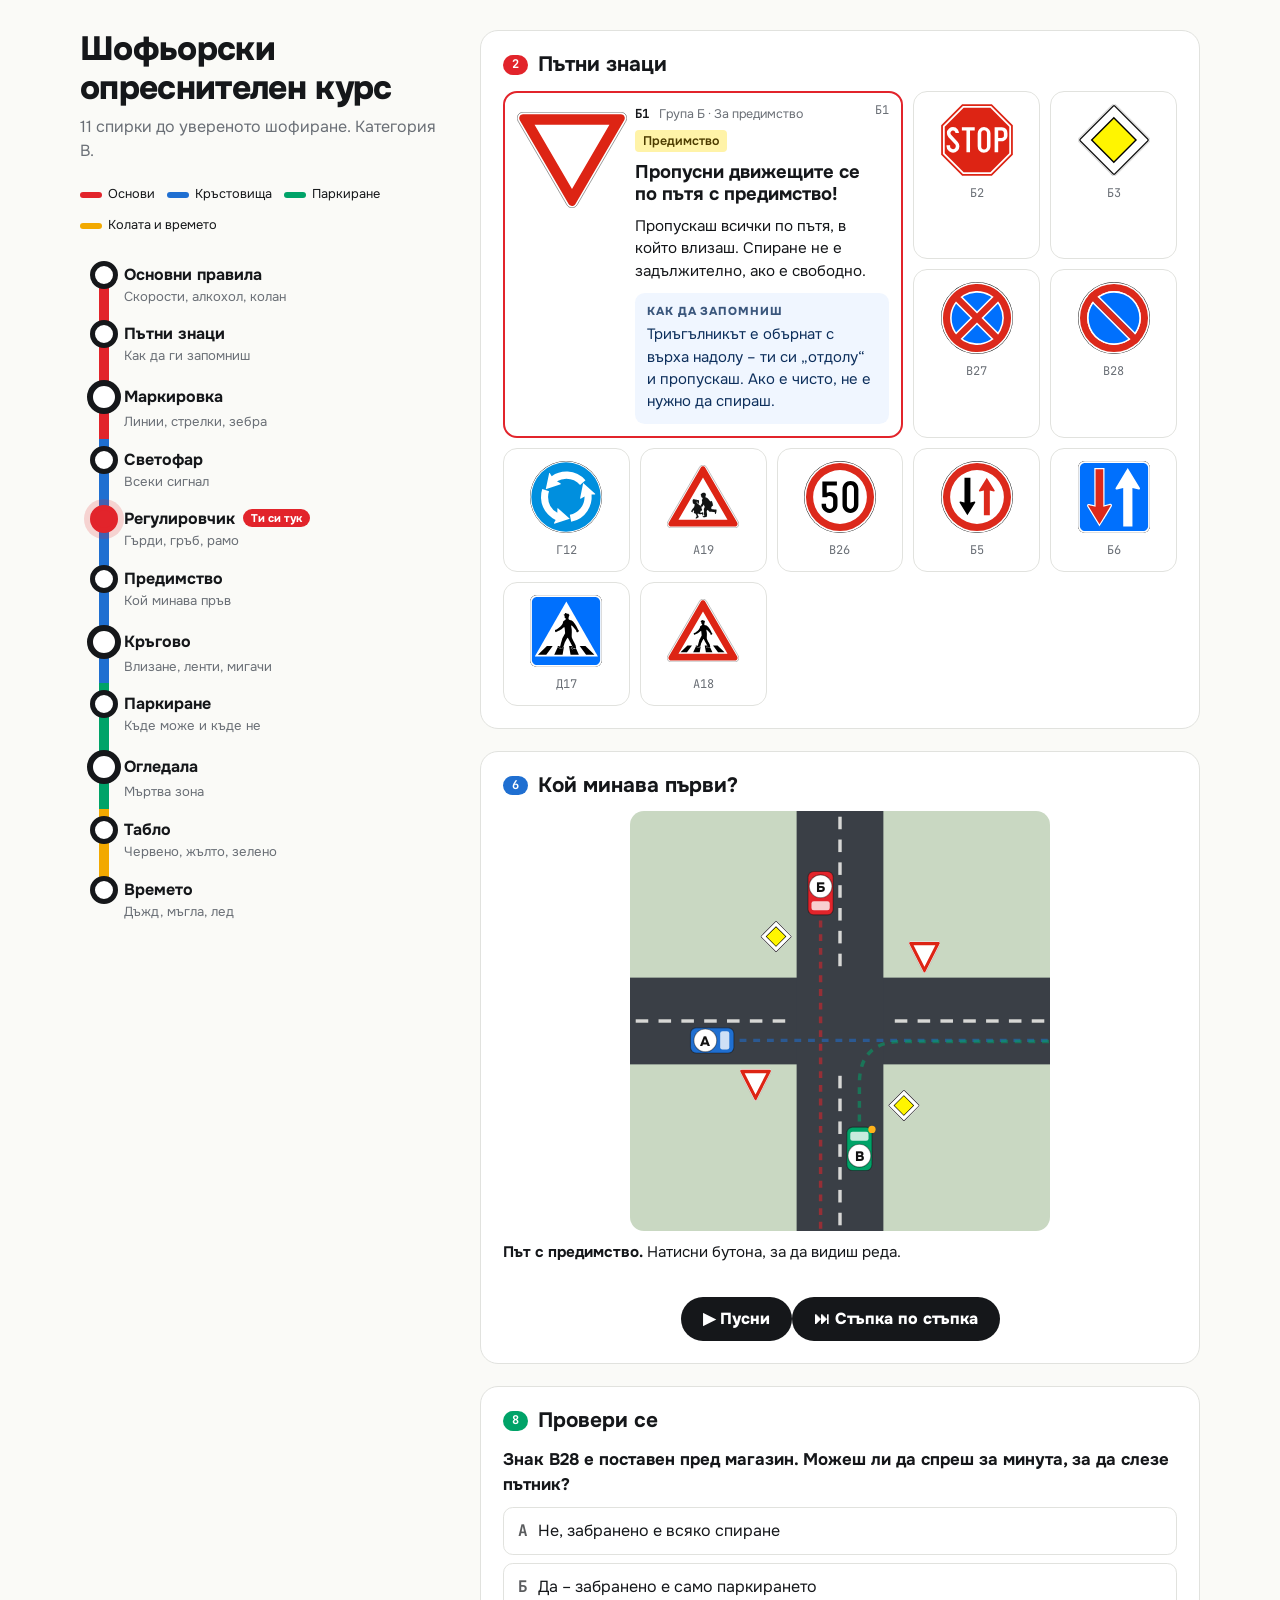
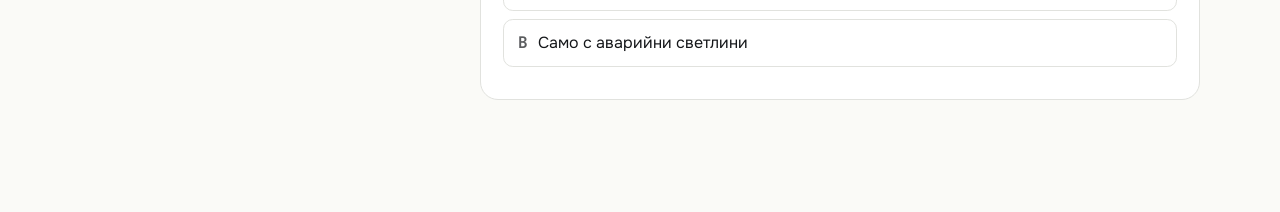
<file: mockups/07-metro.html>
<!doctype html>
<html lang="bg">
<head>
<meta charset="utf-8">
<meta name="viewport" content="width=device-width, initial-scale=1">
<title>07 · Метро карта</title>
<link rel="stylesheet" href="https://fonts.googleapis.com/css2?family=Onest:wght@400;600;800&family=JetBrains+Mono:wght@500&display=swap">
<link rel="stylesheet" href="base.css">
<style>
/* Concept: the course as a transit map. Chapters are stations on a coloured line, your position is a marker on it. */
:root {
  --bg: #fafaf7; --fg: #15171a; --muted: #6a6f76; --card: #fff; --line: #e1e2de;
  --accent: #e2242b; --accent-fg: #fff; --l1: #e2242b; --l2: #1f6fd1; --l3: #00a368; --l4: #f2a900;
  --mnem-bg: #f0f6ff; --mnem-fg: #0d2f5c; --radius: 14px; --font: "Onest", sans-serif; --font-mono: "JetBrains Mono", monospace;
  --x-car-a: #1f6fd1; --x-car-b: #e2242b; --x-car-c: #00a368;
}
body { font-size: 16px; }
.wrap { max-width: 1160px; margin: 0 auto; padding: 30px 20px 90px; display: grid; grid-template-columns: 360px minmax(0, 1fr); gap: 40px; align-items: start; }
.left { position: sticky; top: 20px; }
h1 { font-size: 2.1rem; font-weight: 800; letter-spacing: -.02em; }
.sub { color: var(--muted); margin: 8px 0 22px; }
.legend { display: flex; gap: 12px; flex-wrap: wrap; font-size: .8rem; margin-bottom: 18px; }
.legend span { display: inline-flex; gap: 6px; align-items: center; }
.legend i { width: 22px; height: 6px; border-radius: 3px; display: inline-block; }
.map { position: relative; padding-left: 4px; }
.k-ch { display: grid; grid-template-columns: 40px minmax(0, 1fr); align-items: center; position: relative; padding: 7px 0; }
.k-ch::before { content: ""; position: absolute; left: 15px; top: 0; bottom: 0; width: 10px; background: var(--seg, var(--l2)); }
.k-ch:first-child::before { top: 50%; } .k-ch:last-child::before { bottom: 50%; }
.k-ch:nth-child(-n+3) { --seg: var(--l1); } .k-ch:nth-child(n+4):nth-child(-n+7) { --seg: var(--l2); } .k-ch:nth-child(n+8):nth-child(-n+9) { --seg: var(--l3); } .k-ch:nth-child(n+10) { --seg: var(--l4); }
.k-ch-n { position: relative; z-index: 1; width: 28px; height: 28px; border-radius: 50%; background: #fff; border: 5px solid var(--fg); margin-left: 6px; font-size: 0; }
.k-ch:nth-child(3) .k-ch-n, .k-ch:nth-child(7) .k-ch-n, .k-ch:nth-child(9) .k-ch-n { width: 34px; height: 34px; margin-left: 3px; border-width: 6px; }
.k-ch:nth-child(5) .k-ch-n { background: var(--accent); border-color: var(--accent); box-shadow: 0 0 0 6px rgba(226,36,43,.18); }
.k-ch-t { font-weight: 700; font-size: 1rem; }
.k-ch small { grid-column: 2; color: var(--muted); font-size: .82rem; margin-top: -2px; }
.k-ch:nth-child(5) .k-ch-t::after { content: "Ти си тук"; margin-left: 8px; font-size: .7rem; background: var(--accent); color: #fff; padding: 2px 8px; border-radius: 99px; vertical-align: 2px; }
.stop { background: var(--card); border: 1px solid var(--line); border-radius: 18px; padding: 22px; margin-bottom: 22px; }
.stop h2 { font-size: 1.3rem; display: flex; gap: 10px; align-items: center; margin-bottom: 14px; }
.stop h2 .pill { font-family: var(--font-mono); font-size: .75rem; padding: 3px 9px; border-radius: 99px; color: #fff; }
.k-exp-tile { border-radius: 14px; }
.k-exp-tile[aria-expanded="true"] { border-width: 2px; }
.k-kind { border-radius: 4px; }
.xanim-play { background: var(--fg); }
@media (max-width: 900px) { .wrap { grid-template-columns: minmax(0, 1fr); } .left { position: static; } }
</style>
</head>
<body>
<div class="wrap">
  <aside class="left">
    <h1>Шофьорски опреснителен курс</h1>
    <p class="sub">11 спирки до увереното шофиране. Категория B.</p>
    <div class="legend"><span><i style="background:var(--l1)"></i>Основи</span><span><i style="background:var(--l2)"></i>Кръстовища</span><span><i style="background:var(--l3)"></i>Паркиране</span><span><i style="background:var(--l4)"></i>Колата и времето</span></div>
    <nav class="map" data-k-chapters="plain"></nav>
  </aside>
  <main>
    <section class="stop"><h2><span class="pill" style="background:var(--l1)">2</span>Пътни знаци</h2><div data-k-pattern="expand"></div></section>
    <section class="stop"><h2><span class="pill" style="background:var(--l2)">6</span>Кой минава първи?</h2><div data-k-anim="priorityRoad"></div></section>
    <section class="stop"><h2><span class="pill" style="background:var(--l3)">8</span>Провери се</h2><div data-k-quiz></div></section>
  </main>
</div>
<script src="../js/signs-data.js"></script><script src="../js/anim.js"></script><script src="kit.js"></script><script>Kit.auto()</script>
</body>
</html>
</file>
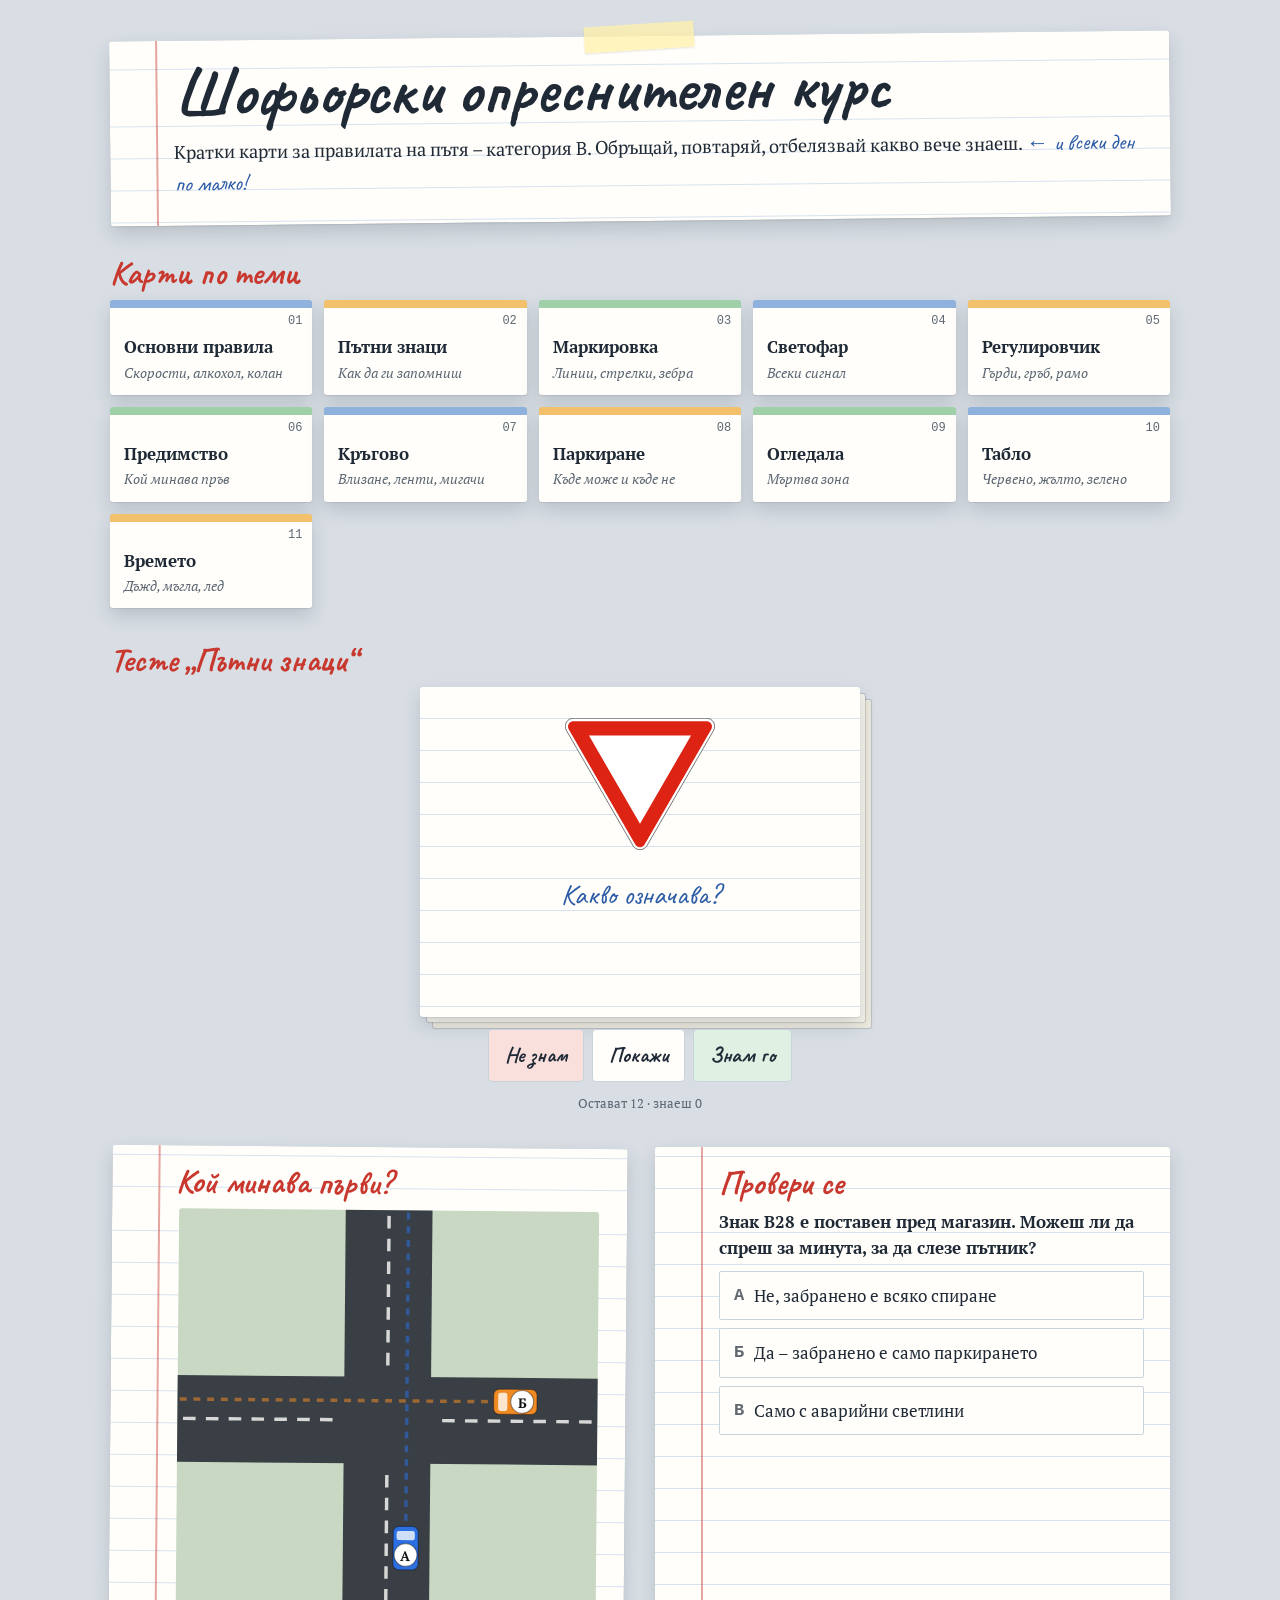
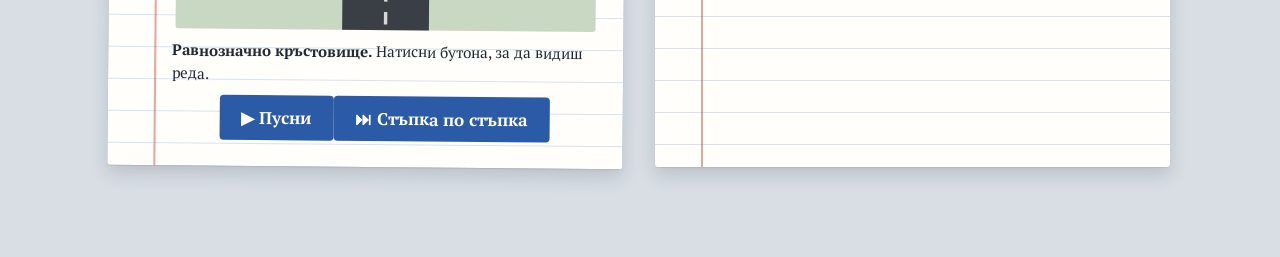
<file: mockups/08-kartoteka.html>
<!doctype html>
<html lang="bg">
<head>
<meta charset="utf-8">
<meta name="viewport" content="width=device-width, initial-scale=1">
<title>08 · Картотека</title>
<link rel="stylesheet" href="https://fonts.googleapis.com/css2?family=PT+Serif:wght@400;700&family=Caveat:wght@600;700&family=PT+Mono&display=swap">
<link rel="stylesheet" href="base.css">
<style>
/* Concept: a study desk of index cards. Ruled cards, handwritten notes, tape, a flashcard stack to drill the signs. */
:root {
  --bg: #d8dee4; --fg: #1f2a36; --muted: #5d6874; --card: #fffefa; --line: #c9d3dc;
  --accent: #2b5aa6; --accent-fg: #fff; --hand: #2b5aa6; --pen: #c8382e; --ok: #2c7a45; --no: #c8382e;
  --mnem-bg: #fff3b0; --mnem-fg: #3a3000; --radius: 3px; --shadow: 0 1px 1px rgba(0,0,0,.08), 0 8px 18px rgba(31,42,54,.16);
  --font: "PT Serif", Georgia, serif; --font-mono: "PT Mono", monospace;
}
body { font-size: 17px; }
.wrap { max-width: 1100px; margin: 0 auto; padding: 36px 20px 90px; display: grid; gap: 34px; }
.card { background: var(--card) repeating-linear-gradient(180deg, transparent 0 31px, #d6e2f0 31px 32px); background-position: 0 54px; border-radius: 3px; box-shadow: var(--shadow); padding: 18px 26px 26px 64px; position: relative; }
.card::before { content: ""; position: absolute; left: 46px; top: 0; bottom: 0; width: 2px; background: rgba(200,56,46,.45); }
.card.tilt { transform: rotate(-.6deg); } .card.tilt2 { transform: rotate(.5deg); }
.tape { position: absolute; top: -12px; left: 50%; width: 110px; height: 26px; background: rgba(255,240,170,.75); transform: translateX(-50%) rotate(-3deg); box-shadow: 0 1px 2px rgba(0,0,0,.1); }
.hand { font-family: "Caveat", cursive; color: var(--hand); }
h1 { font-family: "Caveat", cursive; font-size: clamp(2.6rem, 6vw, 4.2rem); color: var(--fg); font-weight: 700; line-height: 1; }
.card p.lead { font-size: 1.15rem; line-height: 32px; margin-top: 10px; }
h2 { font-family: "Caveat", cursive; font-size: 2.1rem; color: var(--pen); margin-bottom: 8px; line-height: 1.1; }
.tabs { display: grid; grid-template-columns: repeat(auto-fill, minmax(min(100%, 190px), 1fr)); gap: 12px; }
.k-ch { background: var(--card); box-shadow: var(--shadow); border-radius: 3px; padding: 26px 14px 12px; position: relative; display: grid; gap: 2px; border-top: 8px solid var(--tab, #8fb1de); }
.k-ch:nth-child(3n+2) { --tab: #f3c06b; } .k-ch:nth-child(3n) { --tab: #9fd0a8; }
.k-ch-n { position: absolute; top: 4px; right: 10px; font-family: var(--font-mono); font-size: .75rem; color: var(--muted); }
.k-ch-t { font-weight: 700; }
.k-ch small { color: var(--muted); font-style: italic; }
.k-stack-card { background: var(--card) repeating-linear-gradient(180deg, transparent 0 31px, #d6e2f0 31px 32px); border: 0; box-shadow: var(--shadow), 6px 6px 0 -1px #f4f2ea, 6px 6px 1px 0 rgba(0,0,0,.15), 12px 12px 0 -1px #ece9de, 12px 12px 1px 0 rgba(0,0,0,.15); }
.k-q { font-family: "Caveat", cursive; font-size: 1.8rem; color: var(--hand); }
.k-mnem { transform: rotate(-.8deg); box-shadow: 0 2px 6px rgba(0,0,0,.12); }
.k-mnem-label { font-family: "Caveat", cursive; font-size: 1.25rem; text-transform: none; letter-spacing: 0; }
.k-btn { font-family: "Caveat", cursive; font-size: 1.35rem; border-radius: 4px; }
.k-yes { background: #dff1e3; } .k-no { background: #f9e0dd; }
.grid2 { display: grid; grid-template-columns: minmax(0, 1fr) minmax(0, 1fr); gap: 30px; }
.xanim-play { border-radius: 4px; }
@media (max-width: 800px) { .grid2 { grid-template-columns: minmax(0, 1fr); } .card { padding-left: 28px; } .card::before { left: 16px; } }
</style>
</head>
<body>
<div class="wrap">
  <section class="card tilt"><span class="tape"></span><h1>Шофьорски опреснителен курс</h1><p class="lead">Кратки карти за правилата на пътя – категория B. Обръщай, повтаряй, отбелязвай какво вече знаеш. <span class="hand" style="font-size:1.4rem">← и всеки ден по малко!</span></p></section>
  <section><h2>Карти по теми</h2><div class="tabs" data-k-chapters="plain"></div></section>
  <section><h2>Тесте „Пътни знаци“</h2><div data-k-pattern="stack"></div></section>
  <div class="grid2">
    <section class="card tilt2"><h2>Кой минава първи?</h2><div data-k-anim="equal"></div></section>
    <section class="card"><h2>Провери се</h2><div data-k-quiz></div></section>
  </div>
</div>
<script src="../js/signs-data.js"></script><script src="../js/anim.js"></script><script src="kit.js"></script><script>Kit.auto()</script>
</body>
</html>
</file>
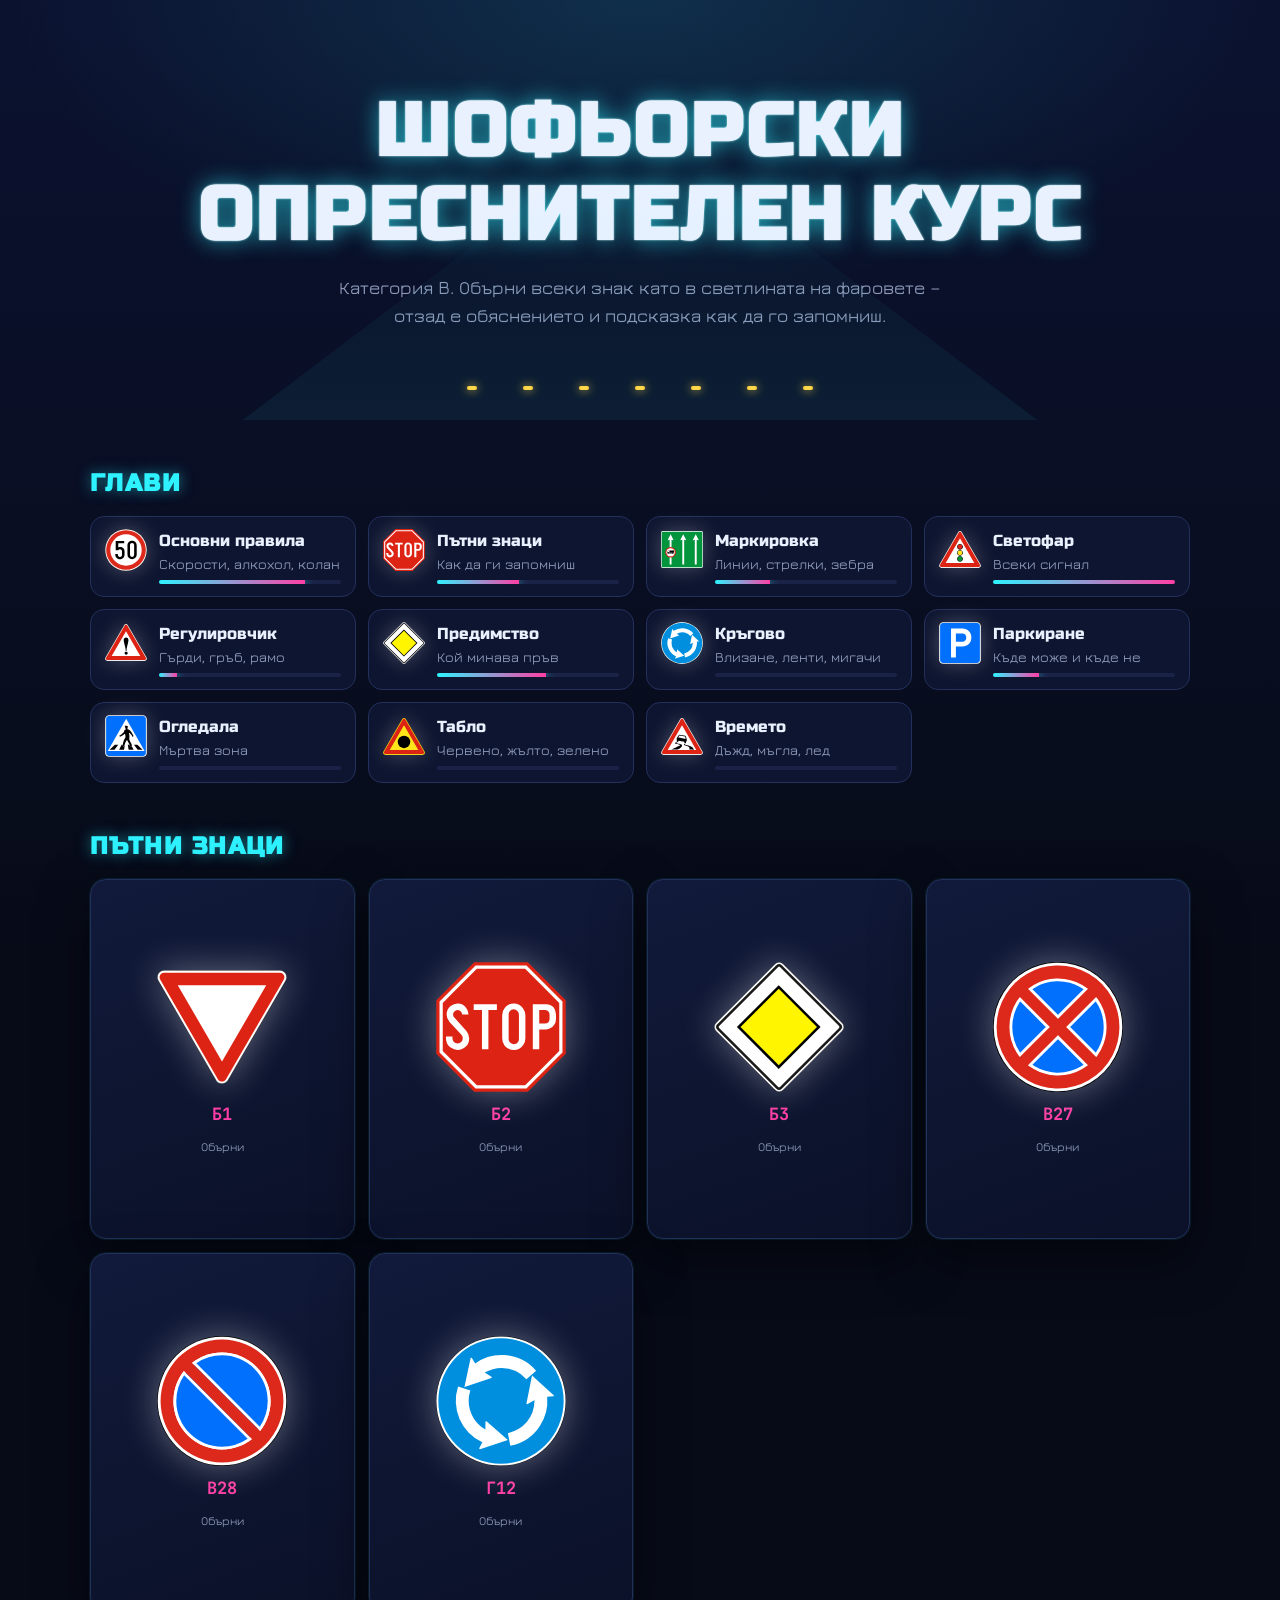
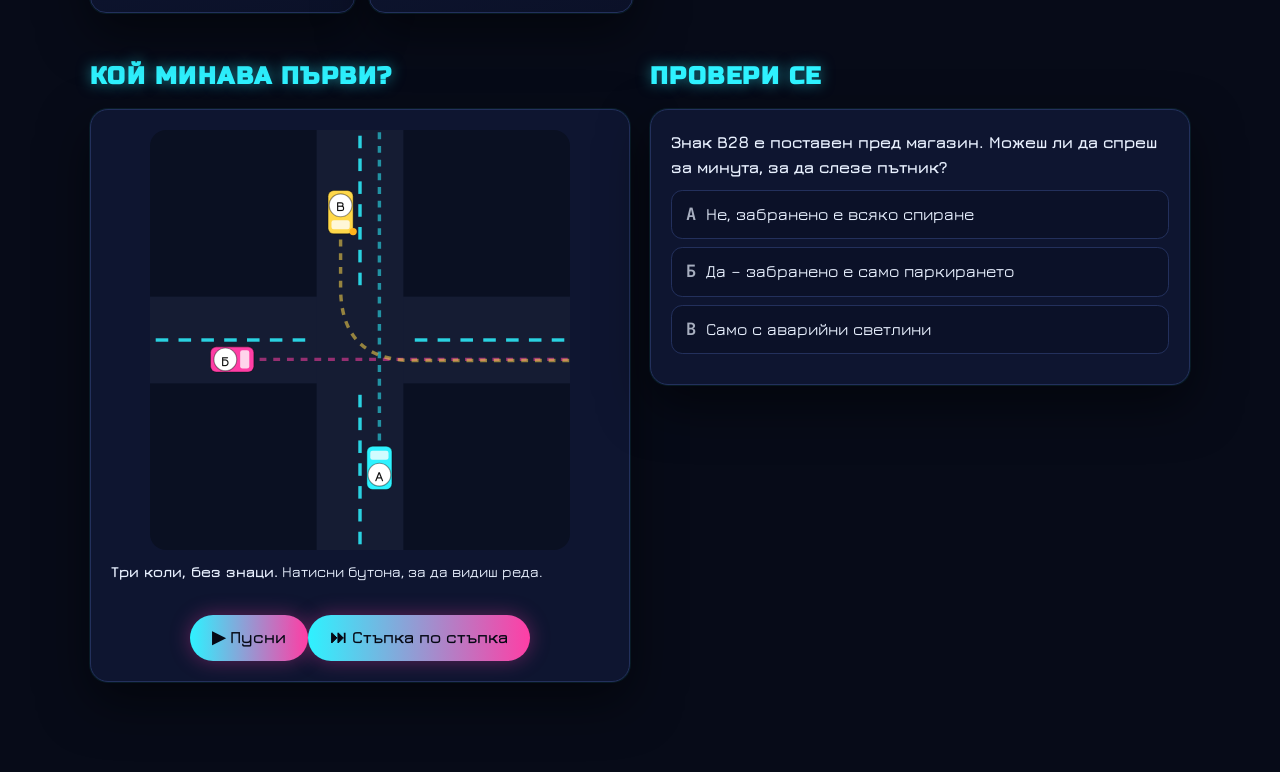
<file: mockups/09-nosht.html>
<!doctype html>
<html lang="bg">
<head>
<meta charset="utf-8">
<meta name="viewport" content="width=device-width, initial-scale=1">
<title>09 · Нощно каране</title>
<link rel="stylesheet" href="https://fonts.googleapis.com/css2?family=Russo+One&family=Jura:wght@500;700&family=JetBrains+Mono:wght@500&display=swap">
<link rel="stylesheet" href="base.css">
<style>
/* Concept: a night drive. Headlight beams, reflective road studs, neon-lit signs; cards flip like a sign catching your lights. */
:root {
  color-scheme: dark;
  --bg: #070b18; --fg: #e9f1ff; --muted: #8b98b8; --card: #0e1530; --line: #23305c;
  --accent: #2ef2ff; --accent-fg: #021014; --accent-2: #ff3ea5; --ok: #45ffa8; --no: #ff4d79;
  --mnem-bg: #1a1035; --mnem-fg: #ffc4e5; --radius: 16px; --shadow: 0 0 0 1px rgba(46,242,255,.08), 0 20px 50px rgba(0,0,0,.5);
  --font: "Jura", sans-serif; --font-display: "Russo One", sans-serif; --font-mono: "JetBrains Mono", monospace;
  --x-grass: #0a1022; --x-road: #151c33; --x-paint: #2ef2ff; --x-car-a: #2ef2ff; --x-car-b: #ff3ea5; --x-car-c: #ffd84a;
}
body { font-size: 17px; font-weight: 500; background: radial-gradient(900px 420px at 50% 0, rgba(46,242,255,.13), transparent 70%), linear-gradient(180deg, #0b1230, var(--bg) 40%); }
.wrap { max-width: 1140px; margin: 0 auto; padding: 0 20px 90px; }
.hero { min-height: 420px; display: grid; place-items: center; text-align: center; position: relative; overflow: hidden; }
.hero::before { content: ""; position: absolute; bottom: -40px; left: 50%; width: 900px; height: 300px; transform: translateX(-50%); background: linear-gradient(180deg, transparent, rgba(46,242,255,.08)); clip-path: polygon(44% 0, 56% 0, 100% 100%, 0 100%); }
.studs { position: absolute; bottom: 30px; left: 50%; transform: translateX(-50%); display: flex; gap: 46px; }
.studs i { width: 10px; height: 4px; border-radius: 2px; background: #ffd84a; box-shadow: 0 0 10px #ffd84a; }
.hero h1 { font-size: clamp(2.2rem, 6vw, 4.6rem); text-transform: uppercase; letter-spacing: .04em; text-shadow: 0 0 22px rgba(46,242,255,.6), 0 0 2px #fff; }
.hero p { color: var(--muted); max-width: 52ch; margin: 14px auto 0; font-size: 1.15rem; }
h2 { font-size: 1.5rem; text-transform: uppercase; letter-spacing: .06em; margin: 50px 0 18px; color: var(--accent); text-shadow: 0 0 14px rgba(46,242,255,.5); }
.chapters { display: grid; grid-template-columns: repeat(auto-fill, minmax(min(100%, 250px), 1fr)); gap: 12px; }
.k-ch { display: grid; grid-template-columns: 42px minmax(0, 1fr); column-gap: 12px; background: var(--card); border: 1px solid var(--line); border-radius: 14px; padding: 12px 14px; transition: box-shadow .2s, border-color .2s; }
.k-ch:hover { border-color: var(--accent); box-shadow: 0 0 22px rgba(46,242,255,.25); }
.k-ch-img { grid-row: 1 / 4; width: 42px; height: 42px; filter: drop-shadow(0 0 10px rgba(255,255,255,.25)); }
.k-ch-t { font-family: var(--font-display); font-size: 1rem; }
.k-ch small { color: var(--muted); }
.k-ch-bar { margin-top: 6px; background: #1a2347; }
.k-ch-bar::after { background: linear-gradient(90deg, var(--accent), var(--accent-2)); box-shadow: 0 0 10px var(--accent); }
.k-face { background: linear-gradient(160deg, #111a3b, #0b1128); border-color: var(--line); }
.k-front .k-img { filter: drop-shadow(0 0 18px rgba(255,255,255,.35)); }
.k-flip:hover .k-front { border-color: var(--accent); box-shadow: 0 0 26px rgba(46,242,255,.3); }
.k-kind { background: rgba(46,242,255,.12) !important; color: var(--accent) !important; }
.k-name { font-family: var(--font-display); font-size: 1.05rem; }
.k-code { color: var(--accent-2); }
.panel { background: var(--card); border: 1px solid var(--line); border-radius: 18px; padding: 20px; box-shadow: var(--shadow); }
.grid2 { display: grid; grid-template-columns: minmax(0, 1fr) minmax(0, 1fr); gap: 20px; }
.xanim-play { background: linear-gradient(90deg, var(--accent), var(--accent-2)); color: #050814; box-shadow: 0 0 20px rgba(255,62,165,.35); }
.k-opt { background: #0b1128; }
@media (max-width: 800px) { .grid2 { grid-template-columns: minmax(0, 1fr); } }
</style>
</head>
<body>
<div class="wrap">
  <section class="hero"><div><h1>Шофьорски<br>опреснителен курс</h1><p>Категория B. Обърни всеки знак като в светлината на фаровете – отзад е обяснението и подсказка как да го запомниш.</p></div><div class="studs"><i></i><i></i><i></i><i></i><i></i><i></i><i></i></div></section>
  <h2>Глави</h2>
  <div class="chapters" data-k-chapters="img"></div>
  <h2>Пътни знаци</h2>
  <div data-k-pattern="flip"></div>
  <div class="grid2">
    <div><h2>Кой минава първи?</h2><div class="panel" data-k-anim="three"></div></div>
    <div><h2>Провери се</h2><div class="panel" data-k-quiz></div></div>
  </div>
</div>
<script src="../js/signs-data.js"></script><script src="../js/anim.js"></script><script src="kit.js"></script><script>Kit.auto()</script>
</body>
</html>
</file>
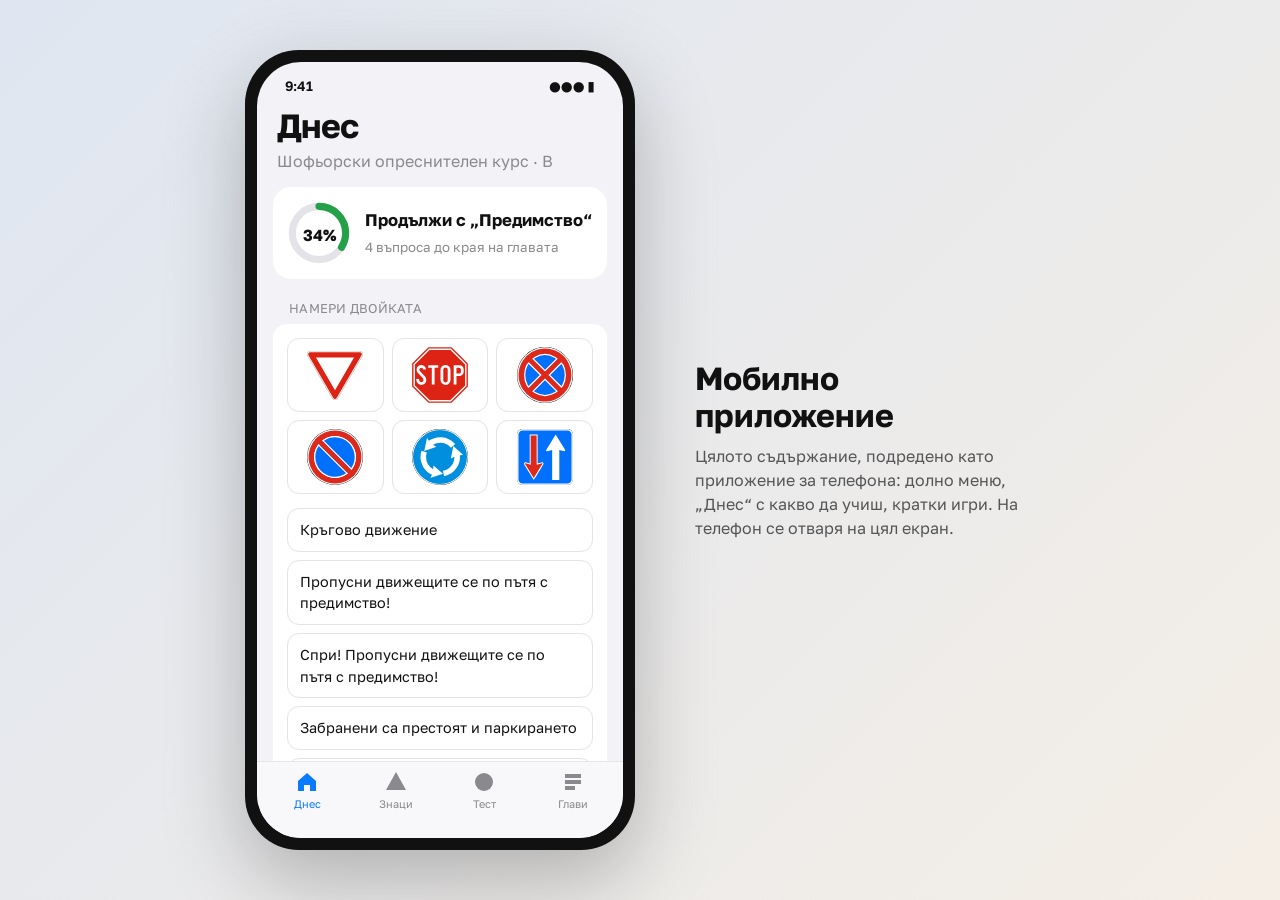
<file: mockups/10-prilozhenie.html>
<!doctype html>
<html lang="bg">
<head>
<meta charset="utf-8">
<meta name="viewport" content="width=device-width, initial-scale=1">
<title>10 · Мобилно приложение</title>
<link rel="stylesheet" href="https://fonts.googleapis.com/css2?family=Golos+Text:wght@400;500;600;700&display=swap">
<link rel="stylesheet" href="base.css">
<style>
/* Concept: a native-feeling phone app. Large titles, grouped lists, a bottom tab bar; on desktop it sits in a phone frame. */
:root {
  --bg: #f2f2f7; --fg: #111; --muted: #8a8a8e; --card: #fff; --line: #e3e3e8;
  --accent: #0a7aff; --accent-fg: #fff; --ok: #24a148; --no: #ff3b30; --mnem-bg: #fff7d6; --mnem-fg: #4a3800;
  --radius: 14px; --font: "Golos Text", -apple-system, system-ui, sans-serif;
}
body { font-size: 16px; min-height: 100vh; display: grid; place-items: center; background: linear-gradient(135deg, #dfe6f1, #f4eee6); }
.desk { display: grid; grid-template-columns: auto minmax(0, 340px); gap: 60px; align-items: center; padding: 30px 20px; }
.desk .note h1 { font-size: 2rem; } .desk .note p { color: #555; margin-top: 10px; }
.phone { width: 390px; height: 800px; border-radius: 54px; background: #111; padding: 12px; box-shadow: 0 30px 80px rgba(0,0,0,.25); }
.screen { width: 100%; height: 100%; border-radius: 44px; background: var(--bg); overflow: hidden; display: grid; grid-template-rows: auto minmax(0, 1fr) auto; position: relative; }
.status { display: flex; justify-content: space-between; padding: 14px 28px 4px; font-weight: 600; font-size: .85rem; }
.scroll { overflow-y: auto; padding: 0 16px 20px; }
.large { font-size: 2.1rem; font-weight: 700; letter-spacing: -.02em; margin: 6px 4px 4px; }
.cap { color: var(--muted); margin: 0 4px 14px; }
.ring { display: flex; gap: 14px; align-items: center; background: var(--card); border-radius: 18px; padding: 14px; margin-bottom: 18px; }
.ring svg { width: 64px; height: 64px; flex: none; }
.ring b { display: block; font-size: 1.05rem; }
.ring small { color: var(--muted); }
.sect { font-size: .8rem; text-transform: uppercase; color: var(--muted); margin: 20px 16px 6px; letter-spacing: .02em; }
.group { background: var(--card); border-radius: 14px; overflow: hidden; }
.k-ch { display: grid; grid-template-columns: 34px minmax(0, 1fr) 18px; column-gap: 12px; align-items: center; padding: 9px 14px; position: relative; }
.k-ch + .k-ch::before { content: ""; position: absolute; top: 0; left: 60px; right: 0; border-top: 1px solid var(--line); }
.k-ch::after { content: "›"; grid-column: 3; grid-row: 1 / 3; color: #c4c4c7; font-size: 1.4rem; }
.k-ch-img { grid-row: 1 / 3; width: 30px; height: 30px; }
.k-ch-t { font-weight: 500; }
.k-ch small { grid-column: 2; color: var(--muted); font-size: .8rem; }
.k-ch-bar { display: none; }
.box { background: var(--card); border-radius: 14px; padding: 14px; }
.k-match { grid-template-columns: minmax(0, 1fr); }
.k-match-signs { grid-template-columns: repeat(3, 1fr); }
.k-m-sign .k-img { width: 56px; height: 56px; }
.k-m-sign, .k-m-name { border-width: 1.5px; border-radius: 12px; }
.xanim-svg { max-width: 100%; }
.xanim-play, .k-btn { background: var(--accent); color: #fff; border: 0; }
.tabbar { display: grid; grid-template-columns: repeat(4, 1fr); background: rgba(249,249,251,.94); border-top: 1px solid var(--line); padding: 8px 6px 26px; font-size: .68rem; text-align: center; color: var(--muted); }
.tabbar span { display: grid; justify-items: center; gap: 2px; }
.tabbar svg { width: 24px; height: 24px; }
.tabbar .on { color: var(--accent); }
@media (max-width: 860px) {
  body { display: block; background: var(--bg); }
  .desk { display: block; padding: 0; }
  .desk .note { display: none; }
  .phone { width: 100%; height: 100vh; border-radius: 0; padding: 0; box-shadow: none; }
  .screen { border-radius: 0; }
}
</style>
</head>
<body>
<div class="desk">
  <div class="phone"><div class="screen">
    <div class="status"><span>9:41</span><span>●●● ▮</span></div>
    <div class="scroll">
      <h1 class="large">Днес</h1>
      <p class="cap">Шофьорски опреснителен курс · B</p>
      <div class="ring"><svg viewBox="0 0 36 36"><circle cx="18" cy="18" r="15" fill="none" stroke="#e3e3e8" stroke-width="4"/><circle cx="18" cy="18" r="15" fill="none" stroke="#24a148" stroke-width="4" stroke-linecap="round" pathLength="100" stroke-dasharray="34 100" transform="rotate(-90 18 18)"/><text x="18" y="19" text-anchor="middle" dominant-baseline="central" font-size="9" font-weight="700" fill="#111">34%</text></svg><div><b>Продължи с „Предимство“</b><small>4 въпроса до края на главата</small></div></div>
      <div class="sect">Намери двойката</div>
      <div class="box" data-k-pattern="match"></div>
      <div class="sect">Кой минава първи?</div>
      <div class="box" data-k-anim="leftTurn"></div>
      <div class="sect">Бърз въпрос</div>
      <div class="box" data-k-quiz></div>
      <div class="sect">Глави</div>
      <div class="group" data-k-chapters="img"></div>
    </div>
    <nav class="tabbar">
      <span class="on"><svg viewBox="0 0 24 24" fill="currentColor"><path d="M3 11l9-8 9 8v10h-6v-6H9v6H3z"/></svg>Днес</span>
      <span><svg viewBox="0 0 24 24" fill="currentColor"><path d="M12 2l10 18H2z"/></svg>Знаци</span>
      <span><svg viewBox="0 0 24 24" fill="currentColor"><circle cx="12" cy="12" r="9"/></svg>Тест</span>
      <span><svg viewBox="0 0 24 24" fill="currentColor"><path d="M4 4h16v4H4zm0 6h16v4H4zm0 6h10v4H4z"/></svg>Глави</span>
    </nav>
  </div></div>
  <div class="note"><h1>Мобилно приложение</h1><p>Цялото съдържание, подредено като приложение за телефона: долно меню, „Днес“ с какво да учиш, кратки игри. На телефон се отваря на цял екран.</p></div>
</div>
<script src="../js/signs-data.js"></script><script src="../js/anim.js"></script><script src="kit.js"></script><script>Kit.auto()</script>
</body>
</html>
</file>
<file: styles.css>
/* Design 10 – "mobile app". Phone: full-screen app with a bottom tab bar, large titles and grouped
   inset lists. Desktop: the same app as a split view (sidebar list + content), like a tablet app.
   Palette: system grey ground, white grouped cards, system blue accent; dark mode mirrors iOS dark. */
:root {
  --bg: #f2f2f7;
  --surface: #ffffff;
  --surface-2: #f2f2f7;
  --surface-3: #e9e9ef;
  --ink: #111114;
  --muted: #6c6c72;
  --line: #dcdce1;
  --accent: #007aff;
  --accent-soft: #e3efff;
  --accent-ink: #ffffff;
  --amber: #ff9f0a;
  --amber-soft: #fff4d6;
  --amber-ink: #4a3300;
  --red: #d70015;
  --red-soft: #ffe5e3;
  --green: #1f8a3d;
  --green-soft: #e1f5e6;
  --blue-lamp: #2b6fe0;
  --road: #3a3f46;
  --road-edge: #2c3036;
  --paint: #f3f3ef;
  --paint-yellow: #f2c200;
  --grass: #cbdac4;
  --bar: rgb(249 249 251 / 86%);
  --shadow: 0 1px 2px rgb(0 0 0 / 5%);

  --display: "Golos Text", -apple-system, "Segoe UI", system-ui, sans-serif;
  --body: "Golos Text", -apple-system, "Segoe UI", system-ui, sans-serif;
  --mono: "JetBrains Mono", ui-monospace, "SFMono-Regular", Consolas, monospace;
  --radius: 14px;
  --tabbar-h: 58px;
  color-scheme: light;
}
@media (prefers-color-scheme: dark) {
  :root:not([data-theme="light"]) {
    --bg: #000000; --surface: #1c1c1e; --surface-2: #2c2c2e; --surface-3: #3a3a3c; --ink: #f5f5f7; --muted: #9a9aa1; --line: #38383a;
    --accent: #0a84ff; --accent-soft: #0b2a4f; --accent-ink: #ffffff; --amber: #ff9f0a; --amber-soft: #3a2a05; --amber-ink: #ffe3a3;
    --red: #ff6961; --red-soft: #3b1513; --green: #32d74b; --green-soft: #0f2e18;
    --road: #2f3237; --road-edge: #232529; --paint: #e9e9e4; --grass: #23302a; --bar: rgb(22 22 24 / 86%);
    color-scheme: dark;
  }
}
:root[data-theme="dark"] {
  --bg: #000000; --surface: #1c1c1e; --surface-2: #2c2c2e; --surface-3: #3a3a3c; --ink: #f5f5f7; --muted: #9a9aa1; --line: #38383a;
  --accent: #0a84ff; --accent-soft: #0b2a4f; --accent-ink: #ffffff; --amber: #ff9f0a; --amber-soft: #3a2a05; --amber-ink: #ffe3a3;
  --red: #ff6961; --red-soft: #3b1513; --green: #32d74b; --green-soft: #0f2e18;
  --road: #2f3237; --road-edge: #232529; --paint: #e9e9e4; --grass: #23302a; --bar: rgb(22 22 24 / 86%);
  color-scheme: dark;
}

* { box-sizing: border-box; }
html { -webkit-text-size-adjust: 100%; }
body { margin: 0; background: var(--bg); color: var(--ink); font-family: var(--body); font-size: 16px; line-height: 1.5; -webkit-font-smoothing: antialiased; }
h1, h2, h3, h4 { text-wrap: balance; margin: 0; line-height: 1.2; }
p { margin: 0; }
button { font: inherit; color: inherit; }
a { color: var(--accent); }
:focus-visible { outline: 3px solid var(--accent); outline-offset: 2px; border-radius: 6px; }
svg text { font-family: var(--body); }

/* ---------- App shell ---------- */
.app { display: grid; grid-template-columns: 320px minmax(0, 1fr); min-height: 100vh; }
.sidebar {
  position: sticky; top: env(safe-area-inset-top, 0px); height: 100vh; overflow-y: auto;
  border-right: 1px solid var(--line); background: var(--bg); padding: 18px 16px 28px; display: flex; flex-direction: column; gap: 14px;
}
.brand { display: flex; gap: 12px; align-items: center; text-decoration: none; color: inherit; padding: 4px 6px; }
.brand img { width: 40px; height: 40px; }
.brand b { display: block; font-size: 1.05rem; }
.brand small { color: var(--muted); font-size: .82rem; }
.side-foot { margin-top: auto; font-size: .78rem; color: var(--muted); padding: 0 10px; }
.side-foot button { display: block; margin-top: 6px; border: 0; background: none; color: var(--accent); padding: 0; cursor: pointer; font-size: .82rem; }
.pane { min-width: 0; }
.content { max-width: 920px; margin: 0 auto; padding: 22px 28px 60px; }
.navbar { display: none; }
.tabbar { display: none; }

/* grouped inset lists (sidebar, chapters page, today) */
.list-label { font-size: .8rem; text-transform: uppercase; letter-spacing: .02em; color: var(--muted); margin: 18px 16px 6px; }
.list { background: var(--surface); border-radius: var(--radius); overflow: hidden; }
.row {
  display: grid; grid-template-columns: 34px minmax(0, 1fr) auto 12px; column-gap: 12px; align-items: center;
  padding: 10px 14px; text-decoration: none; color: var(--ink); position: relative; min-height: 52px;
}
.row + .row::before { content: ""; position: absolute; top: 0; left: 60px; right: 0; border-top: 1px solid var(--line); }
.row img { width: 32px; height: 32px; object-fit: contain; grid-row: 1 / 3; }
.row .t { font-weight: 500; line-height: 1.25; }
.row small { grid-column: 2; color: var(--muted); font-size: .8rem; line-height: 1.3; }
.row .count { grid-row: 1 / 3; grid-column: 3; font-size: .8rem; color: var(--muted); font-variant-numeric: tabular-nums; }
.row::after { content: ""; grid-row: 1 / 3; grid-column: 4; width: 8px; height: 8px; border-right: 2px solid #c4c4c7; border-top: 2px solid #c4c4c7; transform: rotate(45deg); }
.row:hover { background: var(--surface-2); }
.row[aria-current="page"] { background: var(--accent); color: #fff; }
.row[aria-current="page"] small, .row[aria-current="page"] .count { color: rgb(255 255 255 / 85%); }
.row[aria-current="page"]::after { border-color: rgb(255 255 255 / 70%); }
.row[aria-current="page"]::before, .row[aria-current="page"] + .row::before { border-color: transparent; }
.sidebar .list-label { margin-left: 14px; }

/* ---------- Page headers ---------- */
.large { display: grid; gap: 6px; margin: 6px 4px 18px; }
.large .eyebrow { font-size: .8rem; color: var(--muted); }
.large h1 { font-family: var(--display); font-size: clamp(1.9rem, 1.4rem + 1.8vw, 2.4rem); font-weight: 800; letter-spacing: -.02em; }
.large .lede { color: var(--muted); font-size: 1.02rem; max-width: 62ch; }
.large .row-h { display: flex; gap: 14px; align-items: center; }
.large .row-h img { width: 48px; height: 48px; object-fit: contain; flex: none; }
.section-title { font-size: .8rem; text-transform: uppercase; letter-spacing: .02em; color: var(--muted); font-weight: 500; margin: 26px 16px 8px; display: flex; gap: 10px; align-items: baseline; flex-wrap: wrap; font-family: var(--body); }
.section-title small { text-transform: none; letter-spacing: 0; }
.eyebrow { font-size: .8rem; color: var(--muted); }
.lede { color: var(--muted); }
.lawref {
  display: inline-block; font-family: var(--mono); font-size: .7rem; color: var(--accent); background: var(--accent-soft);
  border-radius: 6px; padding: 2px 7px; max-width: 100%; overflow-wrap: anywhere; font-variant-numeric: tabular-nums;
}
.note { background: var(--surface); border-radius: var(--radius); padding: 14px 16px; font-size: .88rem; color: var(--muted); }
.note b { color: var(--ink); }

/* ---------- Today ---------- */
.today { display: grid; gap: 4px; }
.hero-card { background: var(--surface); border-radius: 18px; padding: 16px; display: grid; grid-template-columns: 76px minmax(0, 1fr); gap: 16px; align-items: center; }
.hero-card svg, .hero-card img { width: 64px; height: 64px; object-fit: contain; justify-self: center; }
.hero-btns { display: flex; flex-wrap: wrap; gap: 8px; margin-top: 10px; }
.hero-btns .btn { margin-top: 0; }
.hero-card b { font-size: 1.08rem; display: block; }
.hero-card p { color: var(--muted); font-size: .9rem; margin-top: 2px; }
.hero-card .btn { margin-top: 10px; }
.card { background: var(--surface); border-radius: var(--radius); padding: 16px; display: grid; gap: 12px; min-width: 0; }
.tiles { display: grid; grid-template-columns: repeat(auto-fill, minmax(min(100%, 280px), 1fr)); gap: 14px; }
.tiles > div { min-width: 0; display: grid; align-content: start; }
.tiles .section-title { margin-top: 18px; }
.sotd { display: grid; grid-template-columns: 96px minmax(0, 1fr); gap: 14px; align-items: start; }
.sotd img { width: 96px; height: 96px; object-fit: contain; background: #fff; border-radius: 12px; padding: 8px; }
.sotd h3 { font-size: 1rem; }
.sotd p { font-size: .9rem; }
.stats-row { display: flex; gap: 22px; flex-wrap: wrap; font-size: .85rem; color: var(--muted); margin: 0 4px; }
.stats-row b { color: var(--ink); font-size: 1.15rem; display: block; font-variant-numeric: tabular-nums; }

/* match the pairs */
.match { display: grid; gap: 10px; }
.match-signs { display: grid; grid-template-columns: repeat(3, 1fr); gap: 8px; }
.match-names { display: grid; gap: 8px; }
.m-sign, .m-name { border: 1.5px solid var(--line); background: var(--surface); color: var(--ink); border-radius: 12px; cursor: pointer; }
.m-sign { display: grid; place-items: center; padding: 8px; background: #fff; }
.m-sign img { width: 54px; height: 54px; object-fit: contain; }
.m-name { text-align: left; padding: 10px 12px; font-size: .9rem; }
.m-sign.pick { border-color: var(--accent); box-shadow: 0 0 0 3px var(--accent-soft); }
.m-sign.done, .m-name.done { border-color: var(--green); opacity: .5; cursor: default; }
.m-name.bad { border-color: var(--red); animation: shake .3s; }
@keyframes shake { 25% { transform: translateX(-4px); } 75% { transform: translateX(4px); } }
.match-out { background: var(--amber-soft); color: var(--ink); border-radius: 10px; padding: 10px 12px; font-size: .9rem; }

/* pager as grouped list */
.pager { display: grid; gap: 0; margin-top: 30px; background: var(--surface); border-radius: var(--radius); overflow: hidden; }
.pager a { display: flex; justify-content: space-between; gap: 10px; padding: 14px 16px; text-decoration: none; color: var(--accent); font-weight: 500; }
.pager a + a { border-top: 1px solid var(--line); }
.pager a span { color: var(--muted); font-weight: 400; }

/* ---------- Phone layout ---------- */
@media (max-width: 899px) {
  .app { grid-template-columns: minmax(0, 1fr); }
  .sidebar { display: none; }
  .content { padding: 8px 16px calc(var(--tabbar-h) + env(safe-area-inset-bottom, 0px) + 28px); }
  .navbar:not([hidden]) {
    display: grid; grid-template-columns: 1fr auto 1fr; align-items: center; position: sticky; top: 0; z-index: 10;
    padding: calc(env(safe-area-inset-top, 0px) + 8px) 8px 8px; background: var(--bar); -webkit-backdrop-filter: saturate(180%) blur(18px); backdrop-filter: saturate(180%) blur(18px);
    border-bottom: 1px solid var(--line);
  }
  .navbar a { color: var(--accent); text-decoration: none; display: inline-flex; align-items: center; gap: 2px; font-size: 1rem; padding: 4px 6px; justify-self: start; }
  .navbar a::before { content: ""; width: 10px; height: 10px; border-left: 2.5px solid currentColor; border-bottom: 2.5px solid currentColor; transform: rotate(45deg); margin-right: 4px; }
  .navbar .nt { font-weight: 600; font-size: .98rem; white-space: nowrap; overflow: hidden; text-overflow: ellipsis; max-width: 52vw; }
  .tabbar {
    display: grid; grid-template-columns: repeat(5, 1fr); position: fixed; left: 0; right: 0; bottom: 0; z-index: 10;
    padding: 6px 4px calc(env(safe-area-inset-bottom, 0px) + 6px); background: var(--bar); -webkit-backdrop-filter: saturate(180%) blur(18px); backdrop-filter: saturate(180%) blur(18px);
    border-top: 1px solid var(--line);
  }
  .tabbar a { display: grid; justify-items: center; gap: 2px; color: var(--muted); text-decoration: none; font-size: .68rem; font-weight: 500; padding: 2px 0; }
  .tabbar svg { width: 26px; height: 26px; }
  .tabbar a[aria-current="page"] { color: var(--accent); }
  .large h1 { font-size: 2.05rem; }
}

/* ---------- Widget frame ---------- */
.widget {
  background: var(--surface);
  border: 1px solid var(--line);
  border-radius: 14px;
  padding: 18px;
  box-shadow: var(--shadow);
  display: grid;
  gap: 16px;
}
.widget-head { display: flex; flex-wrap: wrap; gap: 8px 16px; align-items: baseline; justify-content: space-between; }
.widget-head h3 { font-family: var(--display); font-size: 1rem; font-weight: 600; }
.widget-head p { color: var(--muted); font-size: 0.88rem; }
.controls { display: flex; flex-wrap: wrap; gap: 8px; }
.split { display: grid; grid-template-columns: minmax(0, 1.1fr) minmax(0, 1fr); gap: 20px; align-items: start; }
.stage { width: 100%; max-width: 100%; display: block; border-radius: 10px; }
.readout {
  background: var(--surface-2);
  border-radius: 10px;
  padding: 14px 16px;
  display: grid;
  gap: 8px;
  min-width: 0;
}
.readout h4 { font-size: 1.05rem; font-weight: 650; }
.readout p { font-size: 0.93rem; }
.pill {
  display: inline-flex;
  align-items: center;
  gap: 6px;
  font-size: 0.78rem;
  font-weight: 650;
  padding: 3px 10px;
  border-radius: 999px;
  background: var(--surface-2);
  border: 1px solid var(--line);
  white-space: nowrap;
}
.pill.go { background: var(--green-soft); color: var(--green); border-color: transparent; }
.pill.stop { background: var(--red-soft); color: var(--red); border-color: transparent; }
.pill.wait { background: var(--amber-soft); color: var(--amber-ink); border-color: transparent; }
.pill.info { background: var(--accent-soft); color: var(--accent); border-color: transparent; }

label.range { display: grid; gap: 4px; font-size: 0.86rem; color: var(--muted); }
label.range output { font-family: var(--mono); color: var(--ink); font-weight: 600; }
input[type="range"] { width: 100%; accent-color: var(--accent); }

.seg { display: inline-flex; flex-wrap: wrap; border: 1px solid var(--line); border-radius: 999px; padding: 3px; gap: 2px; background: var(--surface-2); }
.seg button { border: 0; background: none; padding: 6px 12px; border-radius: 999px; cursor: pointer; font-size: 0.86rem; font-weight: 550; }
.seg button[aria-pressed="true"] { background: var(--surface); box-shadow: var(--shadow); color: var(--accent); }

/* ---------- Signs gallery ---------- */
.filters { display: flex; flex-wrap: wrap; gap: 8px; }
.sign-grid {
  display: grid;
  grid-template-columns: repeat(auto-fill, minmax(min(100%, 160px), 1fr));
  gap: 12px;
}
.sign-card {
  perspective: 900px;
  border: 0;
  padding: 0;
  background: none;
  cursor: pointer;
  text-align: left;
  min-height: 244px;
}
.sign-card .inner {
  position: relative;
  height: 100%;
  min-height: 244px;
  transition: transform 0.45s;
  transform-style: preserve-3d;
}
.sign-card[aria-pressed="true"] .inner { transform: rotateY(180deg); }
.sign-card .face {
  position: absolute;
  inset: 0;
  border-radius: var(--radius);
  border: 1px solid var(--line);
  background: var(--surface);
  backface-visibility: hidden;
  display: flex;
  flex-direction: column;
  align-items: center;
  justify-content: center;
  gap: 10px;
  padding: 12px;
  overflow-y: auto;
}
.sign-card .face .sign { width: 92px; height: 92px; flex: none; }
.sign-card .code { font-family: var(--mono); font-size: 0.75rem; color: var(--muted); }
.sign-card .back { transform: rotateY(180deg); align-items: flex-start; justify-content: flex-start; background: var(--surface-2); }
.sign-card .back b { font-size: 0.9rem; line-height: 1.3; }
.sign-card .back span { font-size: 0.8rem; color: var(--muted); line-height: 1.4; }
.group-legend { display: grid; grid-template-columns: repeat(auto-fill, minmax(min(100%, 230px), 1fr)); gap: 10px; }
.group-legend div { display: flex; gap: 10px; align-items: center; font-size: 0.86rem; }
.group-legend .sign { width: 34px; height: 34px; flex: none; }

/* ---------- Markings ---------- */
.mark-grid { display: grid; grid-template-columns: repeat(auto-fill, minmax(min(100%, 300px), 1fr)); gap: 12px; }
.mark-card { background: var(--surface); border: 1px solid var(--line); border-radius: var(--radius); overflow: hidden; display: flex; flex-direction: column; }
.mark-card svg { display: block; width: 100%; height: auto; }
.mark-card .txt { padding: 12px 14px 14px; display: grid; gap: 4px; }
.mark-card h4 { font-size: 0.95rem; font-weight: 650; display: flex; gap: 8px; align-items: baseline; flex-wrap: wrap; }
.mark-card h4 .code { font-family: var(--mono); font-size: 0.75rem; color: var(--muted); font-weight: 500; }
.mark-card p { font-size: 0.88rem; }

/* ---------- Dashboard ---------- */
.dash-grid { display: grid; grid-template-columns: repeat(auto-fill, minmax(min(100%, 112px), 1fr)); gap: 10px; }
.dash-btn {
  border: 1px solid var(--line);
  background: #111417;
  border-radius: 12px;
  padding: 12px 6px 10px;
  cursor: pointer;
  display: grid;
  justify-items: center;
  gap: 6px;
  color: #c9d0d8;
  font-size: 0.74rem;
  line-height: 1.25;
  text-align: center;
}
.dash-btn svg { width: 44px; height: 44px; }
.dash-btn[aria-pressed="true"] { outline: 3px solid var(--accent); outline-offset: 2px; }
.dash-btn.red svg { color: #ff4a3d; filter: drop-shadow(0 0 6px rgb(255 74 61 / 55%)); }
.dash-btn.amber svg { color: #ffb21a; filter: drop-shadow(0 0 6px rgb(255 178 26 / 50%)); }
.dash-btn.green svg { color: #3ee07a; filter: drop-shadow(0 0 6px rgb(62 224 122 / 45%)); }
.dash-btn.blue svg { color: #4c8dff; filter: drop-shadow(0 0 6px rgb(76 141 255 / 55%)); }
.dash-detail { display: grid; grid-template-columns: 92px minmax(0, 1fr); gap: 16px; align-items: start; }
.dash-detail .lamp { background: #111417; border-radius: 12px; padding: 14px; display: grid; place-items: center; }
.dash-detail .lamp svg { width: 64px; height: 64px; }
.dash-detail .lamp.red svg { color: #ff4a3d; }
.dash-detail .lamp.amber svg { color: #ffb21a; }
.dash-detail .lamp.green svg { color: #3ee07a; }
.dash-detail .lamp.blue svg { color: #4c8dff; }
.legend-row { display: flex; flex-wrap: wrap; gap: 8px 18px; font-size: 0.86rem; }
.legend-row span { display: inline-flex; align-items: center; gap: 6px; }
.dot { width: 10px; height: 10px; border-radius: 50%; display: inline-block; }

/* ---------- Quiz ---------- */
.quiz {
  background: var(--surface);
  border: 1px solid var(--line);
  border-radius: 14px;
  padding: 20px;
  display: grid;
  gap: 14px;
}
.quiz-top { display: flex; justify-content: space-between; gap: 12px; align-items: center; flex-wrap: wrap; }
.quiz-count { font-family: var(--mono); font-size: 0.8rem; color: var(--muted); font-variant-numeric: tabular-nums; }
.quiz-q { display: grid; grid-template-columns: auto minmax(0, 1fr); gap: 16px; align-items: center; }
.quiz-q .sign { width: 84px; height: 84px; }
.quiz-q h3 { font-size: 1.12rem; font-weight: 650; line-height: 1.35; }
.quiz-q.noimg { grid-template-columns: minmax(0, 1fr); }
.opts { display: grid; gap: 8px; }
.opt {
  text-align: left;
  border: 1px solid var(--line);
  background: var(--surface-2);
  border-radius: 10px;
  padding: 11px 14px;
  cursor: pointer;
  display: grid;
  grid-template-columns: 26px minmax(0, 1fr);
  gap: 10px;
  align-items: start;
  font-size: 0.95rem;
}
.opt:hover:not(:disabled) { border-color: var(--accent); }
.opt .k {
  font-family: var(--mono);
  font-size: 0.75rem;
  width: 24px;
  height: 24px;
  border-radius: 6px;
  display: grid;
  place-items: center;
  border: 1px solid var(--line);
  background: var(--surface);
}
.opt:disabled { cursor: default; }
.opt.right { border-color: var(--green); background: var(--green-soft); }
.opt.right .k { background: var(--green); color: #fff; border-color: var(--green); }
.opt.wrong { border-color: var(--red); background: var(--red-soft); }
.opt.wrong .k { background: var(--red); color: #fff; border-color: var(--red); }
.explain { font-size: 0.92rem; padding: 12px 14px; border-radius: 10px; background: var(--surface-2); display: grid; gap: 6px; }
.explain .verdict { font-weight: 700; }
.explain .verdict.ok { color: var(--green); }
.explain .verdict.no { color: var(--red); }
.quiz-foot { display: flex; justify-content: flex-end; gap: 8px; flex-wrap: wrap; }
.result { display: grid; gap: 12px; justify-items: start; }
.result .big { font-family: var(--display); font-size: 2.2rem; font-weight: 600; font-variant-numeric: tabular-nums; }
.review { display: grid; gap: 10px; width: 100%; }
.review div { border-left: 3px solid var(--red); padding: 4px 0 4px 12px; font-size: 0.9rem; }
.review div b { display: block; }

.pager { display: flex; justify-content: space-between; gap: 12px; margin-top: 36px; flex-wrap: wrap; }

/* ---------- SVG drawing tokens (roads, paint, figures) ---------- */
.r-road { fill: var(--road); }
.r-grass { fill: var(--grass); }
.r-paint { fill: var(--paint); }
.r-walk { fill: var(--surface-2); }
.r-curb { fill: var(--muted); opacity: 0.6; }
.r-drive { fill: var(--line); }
.r-bump { fill: var(--paint); opacity: 0.25; }
.r-island { fill: var(--grass); }
.r-glass { fill: rgb(255 255 255 / 75%); }
.r-text { fill: var(--paint); font-family: var(--body); }
.r-text-dark { fill: var(--ink); font-family: var(--body); }
.s-paint { stroke: var(--paint); }
.s-yellow { stroke: var(--paint-yellow); }
.s-go { stroke: var(--green); }
.f-go { fill: var(--green); }
.s-ink { stroke: #16181b; }
.f-amber { fill: #f2b300; }
.f-uniform { fill: #27364a; }
.f-skin { fill: #f1c9a5; stroke: #16181b; stroke-width: 1.2; }
.car-a { fill: #2b6fe0; }
.car-b { fill: #f08a24; }

.blink { animation: blink 1s steps(1, end) infinite; }
@keyframes blink { 50% { opacity: 0.08; } }
@media (prefers-reduced-motion: reduce) {
  .blink { animation: none !important; }
}

.readout .pill, .dash-detail .pill, .explain .pill { justify-self: start; }
.seg { border-radius: 16px; }

/* ---------- Official sign images ---------- */
img.sign { object-fit: contain; display: block; }
.visually-hidden { position: absolute; width: 1px; height: 1px; overflow: hidden; clip: rect(0 0 0 0); white-space: nowrap; }

/* ---------- Signs explorer ---------- */
.sx-groups { display: grid; grid-template-columns: repeat(auto-fill, minmax(min(100%, 150px), 1fr)); gap: 8px; }
.sx-groups button { display: grid; grid-template-columns: 34px minmax(0, 1fr); column-gap: 10px; align-items: center; text-align: left; border: 1px solid var(--line); background: var(--surface-2); border-radius: 10px; padding: 8px 10px; cursor: pointer; }
.sx-groups button img { grid-row: 1 / 3; width: 34px; height: 34px; object-fit: contain; }
.sx-groups button span { font-size: .9rem; font-weight: 600; }
.sx-groups button small { font-size: .74rem; color: var(--muted); line-height: 1.25; }
.sx-groups button[aria-selected="true"] { border-color: var(--accent); background: var(--accent-soft); box-shadow: inset 0 0 0 1px var(--accent); }
.sx-hook { font-size: .95rem; max-width: 80ch; }
.sx-what { color: var(--muted); }
.sx-search input { font: inherit; border: 1px solid var(--line); background: var(--surface); color: var(--ink); border-radius: 999px; padding: 8px 14px; width: min(320px, 100%); }
.sx-search { flex: 1 1 220px; display: flex; justify-content: flex-end; }
.sx-learn { display: grid; grid-template-columns: minmax(0, 1.2fr) minmax(0, 1fr); gap: 18px; align-items: start; }
.sx-grid { display: grid; grid-template-columns: repeat(auto-fill, minmax(78px, 1fr)); gap: 8px; }
.sx-tile { border: 1px solid var(--line); background: #fff; border-radius: 10px; padding: 8px 4px 4px; display: grid; justify-items: center; gap: 4px; cursor: pointer; color: #333; }
.sx-tile img { width: 56px; height: 56px; object-fit: contain; }
.sx-tile span { font-family: var(--mono); font-size: .72rem; }
.sx-tile[aria-selected="true"] { border-color: var(--accent); box-shadow: 0 0 0 3px var(--accent-soft), inset 0 0 0 1px var(--accent); }
.sx-tile:hover { border-color: var(--accent); }
.sx-detail { position: sticky; top: 16px; background: var(--surface-2); border-radius: 14px; padding: 18px; display: grid; gap: 14px; }
.sx-detail-img { background: #fff; border-radius: 12px; padding: 18px; display: grid; place-items: center; }
.sx-detail-img img { width: 100%; max-width: 200px; max-height: 200px; object-fit: contain; }
.sx-detail-body { display: grid; gap: 10px; }
.sx-detail-body h3 { font-size: 1.15rem; }
.sx-meta { display: flex; flex-wrap: wrap; gap: 6px 10px; align-items: center; font-size: .8rem; color: var(--muted); }
.sx-code { font-family: var(--mono); font-weight: 700; color: var(--ink); }
.sx-mnem { background: var(--amber-soft); color: var(--ink); border-left: 4px solid var(--amber); border-radius: 0 10px 10px 0; padding: 10px 12px; display: grid; gap: 4px; }
.sx-mnem > span { font-size: .72rem; font-weight: 700; letter-spacing: .08em; text-transform: uppercase; color: var(--muted); }
.sx-empty { color: var(--muted); padding: 20px 0; }
.sx-guess { display: grid; gap: 12px; max-width: 640px; }
.sx-guess-img { display: grid; justify-items: center; gap: 8px; text-align: center; background: #fff; border-radius: 14px; padding: 18px; color: #222; }
.sx-guess-img img { width: 170px; height: 170px; object-fit: contain; }
.sx-guess-img p { font-weight: 700; font-size: 1.1rem; }
.sx-out { display: grid; gap: 10px; }
.sx-deck { display: grid; gap: 12px; justify-items: center; }
.sx-card { width: min(100%, 460px); min-height: 300px; background: #fff; color: #1b1f24; border-radius: 16px; padding: 22px; display: grid; gap: 14px; justify-items: center; align-content: start; box-shadow: var(--shadow), 8px 8px 0 -2px var(--surface-2), 8px 8px 0 -1px var(--line), 16px 16px 0 -2px var(--surface-2), 16px 16px 0 -1px var(--line); }
.sx-card img { width: 160px; height: 160px; object-fit: contain; }
.sx-card-q { color: #666; }
.sx-card-body { display: grid; gap: 8px; width: 100%; }
.sx-card .sx-mnem { color: #1b1f24; background: #fff3c4; }
@media (max-width: 820px) { .sx-learn { grid-template-columns: minmax(0, 1fr); } .sx-detail { position: static; order: -1; } }

/* ---------- Rule illustrations ---------- */
.rule-il { margin: -14px -16px 6px; background: var(--surface-2); border-radius: var(--radius) var(--radius) 0 0; padding: 12px; border-bottom: 1px solid var(--line); }
.rule-il svg.il { display: block; width: 100%; height: auto; max-height: 190px; }
.il-t { fill: var(--ink); font-family: var(--body); }
.il-m { fill: var(--muted); font-family: var(--body); }
.il-tw { fill: #fff; font-family: var(--body); }
.il-card { fill: var(--surface); stroke: var(--line); }
.il-arrow { stroke: var(--ink); fill: none; }
.il-arrow-head { fill: var(--ink); }
.il-ink { stroke: var(--ink); }
.il-ink-fill { fill: var(--ink); }
.il-skin { fill: #f1c9a5; stroke: #b8906c; }
.il-glass { fill: rgb(170 210 240 / 35%); stroke: var(--ink); stroke-width: 2; }
.il-track { fill: var(--line); }
.il-dash { fill: none; stroke: var(--muted); stroke-dasharray: 5 4; stroke-width: 2; }
.il-carbody { fill: #2b6fe0; stroke: rgba(0,0,0,.35); }
.il-window { fill: #cfe3f5; }
.il-ruler { fill: #f2b300; }
.il-vest { stroke: #f2b300; }
.il-vest .il-ink-fill { fill: #f2b300; }
.il-no { fill: rgb(209 59 47 / 45%); }
.il-building { fill: var(--line); }
.il-seat { fill: #4a4f57; }
.il-shirt { fill: #7aa9ff; }
.il-dash-bg { fill: #2a2e34; }
.il-sky { fill: #dcebf7; }
.il-curbline { stroke: #b7bcc2; }
.il-fo { font: 600 8.5px/1.15 var(--body); color: var(--muted); text-align: center; }
:root[data-theme="dark"] .il-sky { fill: #1c2a3a; }
@media (prefers-color-scheme: dark) { :root:not([data-theme="light"]) .il-sky { fill: #1c2a3a; } }

/* ---------- Animated intersections ---------- */
.xanim { display: grid; gap: 10px; }
.xanim-svg { width: 100%; max-width: 440px; display: block; margin: 0 auto; border-radius: 12px; }
.xanim { --x-grass: var(--grass); --x-road: var(--road); --x-paint: var(--paint); --x-car-a: #2b6fe0; --x-car-b: #f08a24; --x-car-c: #8e44ad; --x-car-tram: #f2b300; }
.xanim-caption { min-height: 3em; font-size: .93rem; }
.xanim-step { display: inline-grid; place-items: center; width: 22px; height: 22px; border-radius: 50%; background: var(--accent); color: var(--accent-ink); font-weight: 800; font-size: .78rem; margin-right: 4px; }
.xanim-ref { font-family: var(--mono); font-size: .72rem; color: var(--accent); background: var(--accent-soft); border-radius: 4px; padding: 1px 6px; }
.xanim-controls { display: flex; justify-content: center; }
.xanim-play { border: 0; background: var(--accent); color: var(--accent-ink); border-radius: 999px; padding: 9px 18px; font-weight: 700; cursor: pointer; }
.xanim-blink { animation: blink 0.8s steps(1, end) infinite; }
.sx .controls > * { min-width: 0; }
.sx-search { min-width: 0; }
.sx-search input { width: 100%; max-width: 320px; }
.sx-modes .seg { max-width: 100%; }
.sx-groups > button { min-width: 0; }
.sx-groups button span, .sx-groups button small { overflow-wrap: anywhere; min-width: 0; }
.sx-groups { grid-template-columns: repeat(auto-fill, minmax(min(100%, 190px), 1fr)); }

/* ---------- Design 10: shared controls ---------- */
.btn {
  display: inline-flex; align-items: center; justify-content: center; gap: 6px; border: 0; background: var(--surface-2); color: var(--accent);
  border-radius: 12px; padding: 10px 16px; cursor: pointer; font-weight: 600; font-size: .95rem; text-decoration: none; transition: filter .15s, transform .05s;
}
.btn:hover { filter: brightness(.97); }
.btn:active { transform: scale(.98); }
.btn.primary { background: var(--accent); color: #fff; }
.btn.small { padding: 8px 14px; font-size: .88rem; }
.btn[aria-pressed="true"] { background: var(--accent); color: #fff; }

/* rule cards */
.rules { display: grid; grid-template-columns: repeat(auto-fill, minmax(min(100%, 330px), 1fr)); gap: 12px; }
.rule { background: var(--surface); border-radius: var(--radius); padding: 14px 16px; display: flex; flex-direction: column; gap: 6px; min-width: 0; overflow: hidden; }
.rule h4 { font-size: 1rem; font-weight: 600; }
.rule .body { font-size: .93rem; }
.rule .body p + p { margin-top: 6px; }
.rule .body ul, .rule .body ol { margin: 4px 0 0; padding-left: 18px; }
.rule .body li + li { margin-top: 3px; }
.rule .lawref { align-self: flex-start; margin-top: auto; }
.rule.key h4::before { content: ""; display: inline-block; width: 8px; height: 8px; border-radius: 50%; background: var(--accent); margin-right: 8px; vertical-align: 2px; }
.rule.warn h4::before { content: ""; display: inline-block; width: 8px; height: 8px; border-radius: 50%; background: var(--red); margin-right: 8px; vertical-align: 2px; }
.rule-il { margin: -14px -16px 8px; background: var(--surface-2); border-radius: 0; padding: 12px; border-bottom: 0; }

table.data { border-collapse: collapse; width: 100%; font-size: .93rem; font-variant-numeric: tabular-nums; }
table.data td { padding: 8px 4px; border-bottom: 1px solid var(--line); }
table.data tr:last-child td { border-bottom: 0; }
table.data td.num { font-family: var(--mono); font-weight: 600; text-align: right; }
.table-wrap { overflow-x: auto; }

/* widgets as inset cards */
.widget { background: var(--surface); border: 0; border-radius: 18px; box-shadow: none; padding: 16px; gap: 14px; }
.widget-head h3 { font-family: var(--body); font-size: 1.05rem; font-weight: 700; }
.readout { background: var(--surface-2); border-radius: 12px; }
.seg { background: var(--surface-3); border: 0; border-radius: 10px; padding: 2px; }
.seg button { border-radius: 8px; padding: 6px 12px; font-weight: 500; }
.seg button[aria-pressed="true"] { background: var(--surface); color: var(--ink); box-shadow: 0 1px 3px rgb(0 0 0 / 12%), 0 0 0 .5px rgb(0 0 0 / 4%); }
.pill { border: 0; border-radius: 8px; }
input[type="range"] { accent-color: var(--accent); }

/* quiz as an inset list */
.quiz { background: var(--surface); border: 0; border-radius: 18px; padding: 16px; }
.opts { gap: 0; background: var(--surface); border-radius: 12px; overflow: hidden; border: 1px solid var(--line); }
.opt { border: 0; border-radius: 0; background: var(--surface); padding: 13px 14px; }
.opt + .opt { border-top: 1px solid var(--line); }
.opt:hover:not(:disabled) { background: var(--surface-2); }
.opt .k { border-radius: 50%; border: 1.5px solid var(--line); background: transparent; }
.opt.right { background: var(--green-soft); }
.opt.right .k { background: var(--green); border-color: var(--green); color: #fff; }
.opt.wrong { background: var(--red-soft); }
.opt.wrong .k { background: var(--red); border-color: var(--red); color: #fff; }
.explain { background: var(--surface-2); border-radius: 12px; }
.quiz-q h3 { font-size: 1.08rem; font-weight: 600; }
.quiz-q img.sign { width: 84px; height: 84px; }
.result .big { font-family: var(--body); font-weight: 800; }

/* signs explorer, dashboard, markings in the new skin */
.sx-groups button { background: var(--surface-2); border: 0; border-radius: 12px; }
.sx-groups button[aria-selected="true"] { background: var(--accent); color: #fff; box-shadow: none; }
.sx-groups button[aria-selected="true"] small { color: rgb(255 255 255 / 85%); }
.sx-groups button[aria-selected="true"] img { background: #fff; border-radius: 6px; padding: 2px; }
.sx-tile { border: 0; box-shadow: 0 0 0 1px var(--line); border-radius: 12px; }
.sx-tile[aria-selected="true"] { box-shadow: 0 0 0 2.5px var(--accent); }
.sx-search input { border: 0; background: var(--surface-3); border-radius: 10px; padding: 9px 12px; }
.sx-detail { background: var(--surface-2); }
.sx-mnem { border-left: 0; border-radius: 12px; }
.mark-card { border: 0; border-radius: var(--radius); }
.dash-btn { border: 0; }
.xanim-play { border-radius: 12px; }

@media (max-width: 520px) {
  .quiz-q { grid-template-columns: minmax(0, 1fr); }
  .quiz-q img.sign { width: 72px; height: 72px; }
  .dash-detail { grid-template-columns: minmax(0, 1fr); }
  .widget, .quiz { padding: 14px; border-radius: 16px; }
  .split { grid-template-columns: minmax(0, 1fr); }
  .sotd { grid-template-columns: 76px minmax(0, 1fr); }
  .sotd img { width: 76px; height: 76px; }
}
@media (max-width: 899px) { .split { grid-template-columns: minmax(0, 1fr); } }
@media (prefers-reduced-motion: reduce) { *, *::before, *::after { transition: none !important; animation: none !important; } }
.large h1, .large .row-h > * { min-width: 0; overflow-wrap: break-word; }
@media (max-width: 899px) {
  .large h1 { font-size: clamp(1.6rem, 7.4vw, 2.05rem); }
  .large .row-h img { width: 40px; height: 40px; }
}
.sidebar .row small { display: none; }
.sidebar .row { min-height: 44px; padding: 7px 12px; }
.sidebar .row img { width: 28px; height: 28px; }

/* ---------- Theme switch ---------- */
.large { position: relative; }
.large .eyebrow { padding-right: 52px; min-height: 1.2em; }
.theme-btn {
  position: absolute; top: -4px; right: 0; width: 40px; height: 40px; border-radius: 50%; border: 0; cursor: pointer;
  background: var(--surface); color: var(--accent); display: grid; place-items: center; box-shadow: 0 1px 3px rgb(0 0 0 / 10%);
}
.theme-btn svg { width: 22px; height: 22px; }
.theme-btn:hover { background: var(--surface-2); }
@media (max-width: 899px) { .theme-btn { top: -2px; } }
.sidebar .side-foot { margin-top: 0; }

/* ---------- Layout fixes: content next to the sidebar, one readable column of rules ---------- */
@media (min-width: 900px) {
  .content { margin: 0; padding: 26px 40px 70px; max-width: 1040px; }
}
.rules { display: grid; grid-template-columns: minmax(0, 1fr); gap: 12px; align-items: start; }
.rule { padding: 0; gap: 0; }
.rule-text { display: flex; flex-direction: column; gap: 6px; padding: 14px 16px; min-width: 0; }
.rule-il { margin: 0; padding: 12px; background: var(--il-paper, #eef2f6); border-radius: 0; cursor: zoom-in; }
@media (min-width: 900px) {
  .rule.has-il { display: grid; grid-template-columns: minmax(260px, 42%) minmax(0, 1fr); align-items: stretch; }
  .rule.has-il .rule-il { display: grid; place-items: center; }
}

/* ---------- Facts (cheat sheet, Today) ---------- */
.facts .fact { display: grid; grid-template-columns: 64px minmax(0, 1fr); gap: 12px; align-items: center; padding: 10px 14px; position: relative; }
.facts .fact + .fact::before { content: ""; position: absolute; top: 0; left: 90px; right: 0; border-top: 1px solid var(--line); }
.facts .fv { font-weight: 800; font-size: 1.05rem; color: var(--accent); text-align: center; font-variant-numeric: tabular-nums; white-space: nowrap; }
.facts .fact img { width: 44px; height: 44px; object-fit: contain; justify-self: center; }
.facts .ft { display: block; font-size: .95rem; }
.facts .fr { display: block; font-size: .74rem; color: var(--muted); font-family: var(--mono); margin-top: 2px; }
.speed-strip { display: grid; grid-template-columns: repeat(6, minmax(0, 1fr)); gap: 8px; background: var(--surface); border-radius: var(--radius); padding: 12px; }
.speed-strip .sp { display: grid; justify-items: center; gap: 4px; text-align: center; }
.speed-strip img, .sp-road { width: 46px; height: 46px; object-fit: contain; }
.sp-road { display: block; border-radius: 6px; background: linear-gradient(90deg, var(--grass) 0 38%, var(--road) 38% 62%, var(--grass) 62%); position: relative; }
.speed-strip b { font-size: 1.5rem; font-weight: 800; line-height: 1; }
.speed-strip span { font-size: .74rem; color: var(--muted); line-height: 1.2; }
@media (max-width: 560px) { .speed-strip { grid-template-columns: repeat(3, minmax(0, 1fr)); row-gap: 14px; } }


/* ---------- Zoom viewer ---------- */
.rule-il, .sx-detail-img img, .sx-card img, .sotd img, .quiz-q img, .mark-card svg, .dash-detail .lamp, .facts .fact img, .speed-strip img { cursor: zoom-in; }
.rule-il { position: relative; }
.rule-il::after {
  content: ""; position: absolute; right: 10px; bottom: 10px; width: 30px; height: 30px; border-radius: 50%;
  background: rgb(0 0 0 / 55%) url("data:image/svg+xml,%3Csvg xmlns='http://www.w3.org/2000/svg' viewBox='0 0 24 24' fill='none' stroke='white' stroke-width='2.4' stroke-linecap='round'%3E%3Ccircle cx='10.5' cy='10.5' r='6'/%3E%3Cpath d='M15 15l5 5M10.5 8v5M8 10.5h5'/%3E%3C/svg%3E") center / 18px no-repeat;
  pointer-events: none;
}
.zoom-lock, .zoom-lock body { overflow: hidden; }
.zoom { position: fixed; inset: 0; z-index: 100; background: rgb(0 0 0 / 88%); display: none; grid-template-rows: auto minmax(0, 1fr) auto; }
.zoom.open { display: grid; }
.zoom-bar { display: flex; gap: 8px; justify-content: center; padding: calc(env(safe-area-inset-top, 0px) + 10px) 12px 10px; }
.zoom-bar button { min-width: 44px; height: 44px; border-radius: 22px; border: 0; background: rgb(255 255 255 / 16%); color: #fff; font-size: 1.3rem; font-weight: 600; cursor: pointer; padding: 0 14px; }
.zoom-bar .zoom-pct { font-size: .9rem; font-variant-numeric: tabular-nums; min-width: 70px; }
.zoom-bar .zoom-close { margin-left: 12px; background: rgb(255 255 255 / 26%); }
.zoom-stage { overflow: hidden; display: grid; place-items: center; touch-action: none; cursor: zoom-in; }
.zoom-inner { transform-origin: center; transition: transform .08s linear; will-change: transform; }
.zoom-paper { background: #fff; border-radius: 16px; padding: 16px; display: grid; place-items: center; width: min(94vw, 1000px); max-height: 78vh; }
.zoom-paper.dark { background: #111417; }
.zoom-img { width: 100%; height: min(70vh, 640px); object-fit: contain; }
.zoom-svg { width: 100%; height: auto; max-height: 72vh; display: block; }
.zoom-box { width: min(60vh, 90vw); height: min(60vh, 90vw); }
.zoom-hint { text-align: center; color: rgb(255 255 255 / 70%); font-size: .82rem; padding: 8px 12px calc(env(safe-area-inset-bottom, 0px) + 12px); }
@media (prefers-reduced-motion: reduce) { .zoom-inner { transition: none; } }

/* ---------- Play button on animated pictures ---------- */
.has-play { position: relative; }
.play-btn {
  position: absolute; left: 10px; bottom: 10px; z-index: 2; width: 36px; height: 36px; border-radius: 50%; border: 0; padding: 0;
  display: grid; place-items: center; background: var(--accent, #0a84ff); color: #fff; cursor: pointer;
  box-shadow: 0 2px 8px rgb(0 0 0 / 28%);
}
.play-btn svg { width: 18px; height: 18px; }
.play-btn:hover { filter: brightness(1.08); }
.play-btn:focus-visible { outline: 3px solid var(--accent, #0a84ff); outline-offset: 2px; }
.is-playing .play-btn { background: rgb(0 0 0 / 55%); }
.mark-card.has-play .play-btn { left: 8px; bottom: auto; top: 8px; width: 30px; height: 30px; }
.rule-il svg.il { max-height: 240px; }

/* ---------- 3D / view switch ---------- */
.view-bar { margin-bottom: 10px; }
.stage-wrap { display: grid; gap: 6px; min-width: 0; }
.stage-wrap .stage { touch-action: pan-y; }
.stage-wrap { position: relative; }
.stage.draggable { cursor: grab; }
.stage.draggable.dragging { cursor: grabbing; }
.stage.draggable:focus-visible { outline: 3px solid var(--accent); outline-offset: 2px; }
.drag-hint { position: absolute; left: 10px; top: 10px; display: inline-flex; gap: 6px; align-items: center; padding: 5px 10px; border-radius: 999px; background: rgb(0 0 0 / 55%); color: #fff; font-size: .78rem; font-weight: 600; pointer-events: none; }
.drag-hint[hidden] { display: none; }
.stage-wrap:hover .drag-hint, .stage-wrap:focus-within .drag-hint { opacity: .35; }

/* ---------- Mirror widget ---------- */
.mir-stages { display: grid; grid-template-columns: minmax(0, 0.7fr) minmax(0, 1fr); gap: 12px; align-items: start; }
.mir-stages.one { grid-template-columns: minmax(0, 1fr); }
.mir-stages figure { margin: 0; display: grid; gap: 6px; min-width: 0; }
.mir-stages figure[hidden] { display: none; }
.mir-stages figcaption { font-size: .8rem; color: var(--muted); text-align: center; }
.mir-stages .stage { width: 100%; height: auto; border-radius: 12px; display: block; }
.mir-stages.one .mir-top .stage { max-height: 560px; }
.mir-legend { font-size: .82rem; color: var(--muted); display: flex; flex-wrap: wrap; gap: 4px 10px; align-items: center; }
.mir-legend i { display: inline-block; width: 12px; height: 12px; border-radius: 3px; margin-right: -4px; }
@media (max-width: 700px) { .mir-stages { grid-template-columns: minmax(0, 1fr); } .mir-stages .mir-top .stage { max-height: 440px; } }

/* ---------- Everyday situations ---------- */
.sit { display: grid; gap: 12px; }
.sit-filter .seg { flex-wrap: wrap; }
.sit-grid { display: grid; grid-template-columns: minmax(0, 1fr); gap: 12px; }
.sit-q { font-weight: 600; }
.sit-steps { margin: 0; padding-left: 1.3em; display: grid; gap: 4px; }
.sit-steps li::marker { color: var(--accent); font-weight: 700; }

/* ---------- Скорости ---------- */
.sec-link { margin-left: auto; text-transform: none; letter-spacing: 0; color: var(--accent); text-decoration: none; font-size: .85rem; }
.spd-pick { display: grid; grid-template-columns: repeat(auto-fill, minmax(168px, 1fr)); gap: 8px; }
.spd-pick button { display: grid; grid-template-columns: 38px minmax(0, 1fr); grid-template-rows: auto auto; column-gap: 10px; align-items: center; text-align: left; padding: 10px 12px; border-radius: 14px; border: 1px solid transparent; background: var(--surface); color: var(--ink); cursor: pointer; font: inherit; min-width: 0; }
.spd-pick button[aria-pressed="true"] { border-color: var(--accent); box-shadow: 0 0 0 1px var(--accent) inset; }
.spd-pick .spd-ic { grid-row: 1 / 3; display: grid; place-items: center; width: 38px; height: 38px; }
.spd-pick .spd-ic img { width: 36px; height: 36px; object-fit: contain; }
.spd-pick .spd-w { color: var(--accent); display: grid; place-items: center; }
.spd-pick .spd-t { font-size: .88rem; font-weight: 600; line-height: 1.2; overflow-wrap: break-word; }
.spd-pick b { font-size: .8rem; color: var(--muted); font-weight: 600; }
.spd-main { display: grid; grid-template-columns: minmax(0, 1.5fr) minmax(0, 1fr); gap: 14px; margin-top: 14px; align-items: start; }
.spd-scene { margin: 0; position: relative; border-radius: var(--radius); overflow: hidden; background: #cfe3f5; }
.spd-scene svg { display: block; width: 100%; height: auto; }
.spd-info { display: grid; gap: 12px; background: var(--surface); border-radius: var(--radius); padding: 14px 16px; min-width: 0; }
.spd-g { display: grid; place-items: center; }
.spd-gauge { width: min(220px, 70%); height: auto; }
.spd-text { display: grid; gap: 8px; }
.spd-text h3 { font-size: 1.15rem; }
.spd-text .pill, .spd-text .lawref { justify-self: start; }
.spd-calc { margin-top: 14px; display: grid; gap: 12px; }
.spd-calc[hidden] { display: none; }
.spd-note { color: var(--muted); font-size: .88rem; }
.spd-row { display: grid; grid-template-columns: 80px minmax(0, 1fr); gap: 10px; align-items: center; }
.spd-row > span { color: var(--muted); font-size: .88rem; }
.spd-bar { position: relative; height: 18px; border-radius: 9px; background: var(--surface-2); display: flex; overflow: visible; }
.spd-bar span { height: 100%; }
.spd-bar .r { background: #f5b301; border-radius: 9px 0 0 9px; }
.spd-bar .b { background: #e0352b; }
.spd-bar i { position: absolute; top: -5px; bottom: -5px; width: 3px; border-radius: 2px; background: var(--ink); transform: translateX(-1.5px); }
.spd-legend { display: flex; flex-wrap: wrap; gap: 4px 14px; align-items: center; font-size: .82rem; color: var(--muted); }
.spd-legend span { display: inline-block; width: 12px; height: 12px; border-radius: 3px; margin-right: -8px; }
.spd-legend .r { background: #f5b301; } .spd-legend .b { background: #e0352b; } .spd-legend .v { background: var(--ink); width: 4px; }
.spd-result { font-size: 1.02rem; }
.spd-result b { font-size: 1.25rem; color: var(--accent); }
.spd-sum .spd-sum-row { width: 100%; border: 0; background: none; color: inherit; font: inherit; text-align: left; cursor: pointer; }
@media (max-width: 860px) { .spd-main { grid-template-columns: minmax(0, 1fr); } .spd-row { grid-template-columns: minmax(0, 1fr); gap: 6px; } }
@media (max-width: 560px) { .spd-pick { grid-template-columns: repeat(2, minmax(0, 1fr)); } }


/* ---------- One scrollbar, full width ---------- */
.sidebar { scrollbar-width: none; overscroll-behavior: contain; }
.sidebar::-webkit-scrollbar { display: none; }
@media (min-width: 900px) {
  .app { grid-template-columns: clamp(250px, 20vw, 300px) minmax(0, 1fr); }
  .content { max-width: none; margin: 0; padding: 26px clamp(24px, 3vw, 56px) 70px; }
  .rule.has-il { grid-template-columns: minmax(260px, min(42%, 560px)) minmax(0, 1fr); }
  .sidebar { padding: 14px 12px 18px; gap: 10px; }
  .sidebar .row { min-height: 38px; padding: 5px 12px; }
  .sidebar .row img { width: 26px; height: 26px; }
}
/* very wide screens: two newspaper-style columns, so cards of different heights leave no holes */
@media (min-width: 1500px) {
  .rules, .sit-grid { display: block; columns: 2; column-gap: 14px; }
  .rules > .rule, .sit-grid > .rule { break-inside: avoid; margin-bottom: 14px; }
  .rule.has-il { display: flex; flex-direction: column; }
}

/* ---------- Dashboard lamps: key + filter on top, cluster on the left, details on the right ---------- */
.dash-w { display: grid; gap: 14px; }
.dash-top { display: grid; gap: 10px; }
.dash-top h3 { font-size: 1.05rem; font-weight: 700; }
.dash-top p { color: var(--muted); font-size: .92rem; max-width: 70ch; }
.dash-top b { font-weight: 700; }
.c-red { color: #e0352b; } .c-amber { color: #c98a00; } .c-green { color: #1f9a4a; } .c-blue { color: #2f6fdc; }
.dash-filter { display: grid; grid-template-columns: repeat(4, minmax(0, 1fr)); gap: 6px; background: var(--surface-2); padding: 4px; border-radius: 14px; }
.dash-filter button { border: 0; background: transparent; border-radius: 10px; padding: 8px 10px; cursor: pointer; font: inherit; color: var(--ink); display: grid; grid-template-columns: auto 1fr; column-gap: 8px; align-items: center; text-align: left; min-width: 0; }
.dash-filter button[data-f="all"] { grid-template-columns: 1fr; text-align: center; }
.dash-filter button span { font-weight: 600; font-size: .9rem; }
.dash-filter button small { grid-column: 2; color: var(--muted); font-size: .75rem; line-height: 1.2; }
.dash-filter button[aria-pressed="true"] { background: var(--surface); box-shadow: 0 1px 3px rgb(0 0 0 / 12%); }
.dash-filter .dot { grid-row: 1 / 3; width: 12px; height: 12px; border-radius: 50%; display: block; }
.dot.red { background: #ff4a3d; } .dot.amber { background: #ffb21a; } .dot.green { background: #3ee07a; }
.dash-body { display: grid; grid-template-columns: minmax(0, 1.25fr) minmax(280px, 1fr); gap: 14px; align-items: start; }
.dash-panel { background: #0b0d10; border-radius: 18px; padding: 12px; }
.dash-panel .dash-grid { grid-template-columns: repeat(auto-fill, minmax(min(100%, 98px), 1fr)); gap: 8px; }
.dash-panel .dash-btn { border: 1px solid #22262c; background: #14171b; }
.dash-panel .dash-btn svg { width: 38px; height: 38px; }
.dash-w .dash-detail { display: grid; grid-template-columns: minmax(0, 1fr); gap: 12px; background: var(--surface-2); border-radius: 16px; padding: 16px; position: sticky; top: 16px; }
.dd-head { display: grid; grid-template-columns: 76px minmax(0, 1fr); gap: 14px; align-items: center; }
.dd-head .lamp { width: 76px; height: 76px; padding: 12px; box-sizing: border-box; }
.dd-head .lamp svg { width: 52px; height: 52px; }
.dd-head h4 { font-size: 1.12rem; margin-top: 6px; }
.dash-w dl { margin: 0; display: grid; gap: 4px; }
.dash-w dt { font-size: .72rem; font-weight: 700; letter-spacing: .06em; text-transform: uppercase; color: var(--muted); margin-top: 6px; }
.dash-w dd { margin: 0; }
@media (max-width: 899px) {
  .dash-body { grid-template-columns: minmax(0, 1fr); }
  .dash-w .dash-detail { position: static; order: -1; }
  .dash-filter { grid-template-columns: repeat(2, minmax(0, 1fr)); }
}

/* ---------- Traffic light widget ---------- */
.tl-body { display: grid; grid-template-columns: minmax(150px, 240px) minmax(0, 1fr); gap: 20px; align-items: start; }
.tl-stage { background: var(--surface-2); border-radius: 16px; padding: 14px; display: grid; place-items: center; }
.tl-stage .tl-svg { width: 100%; max-width: 200px; height: auto; }
.tl-side { display: grid; gap: 14px; min-width: 0; }
.tl-pick { display: grid; grid-template-columns: repeat(auto-fill, minmax(150px, 1fr)); gap: 6px; }
.tl-pick button { display: grid; grid-template-columns: 14px minmax(0, 1fr); gap: 10px; align-items: center; text-align: left; padding: 8px 10px; border-radius: 12px; border: 1px solid var(--line); background: var(--surface); color: var(--ink); font: inherit; font-size: .9rem; font-weight: 500; cursor: pointer; }
.tl-pick button svg { width: 14px; height: 35px; }
.tl-pick button[aria-pressed="true"] { border-color: var(--accent); box-shadow: 0 0 0 1px var(--accent) inset; font-weight: 700; }
.tl-w .readout { margin: 0; }
@media (max-width: 640px) { .tl-body { grid-template-columns: minmax(0, 1fr); } .tl-stage .tl-svg { max-width: 150px; } .tl-pick { grid-template-columns: repeat(2, minmax(0, 1fr)); } }

/* ---------- Comfortable width on very large screens ---------- */
@media (min-width: 900px) {
  .content { max-width: 1440px; margin: 0 auto; }
  .split { grid-template-columns: minmax(0, 560px) minmax(0, 1fr); }
}
@media (min-width: 1500px) {
  .rule-il svg.il { max-height: 300px; }
}

/* ---------- Sidebar: brand + search and theme icons on top, topic icons ---------- */
.side-top { display: grid; gap: 10px; padding-bottom: 4px; }
.brand-mark { width: 40px; height: 40px; border-radius: 11px; background: linear-gradient(135deg, #0a84ff, #5856d6); color: #fff; display: grid; place-items: center; flex: none; }
.brand-mark svg { width: 26px; height: 26px; }
.tico { width: 30px; height: 30px; border-radius: 8px; background: var(--c); display: grid; place-items: center; flex: none; justify-self: center; }
.tico svg { width: 19px; height: 19px; }
.row .tico { grid-column: 1; grid-row: 1 / span 2; }
.sidebar .row .tico { width: 28px; height: 28px; border-radius: 7px; }
.sidebar .row .tico svg { width: 18px; height: 18px; }
.sidebar #nav { display: grid; gap: 12px; }
@media (min-width: 900px) { .large .theme-btn { display: none; } .large .eyebrow { padding-right: 0; } }

/* ---------- Phone: feels like an installed app ---------- */
html { -webkit-tap-highlight-color: transparent; }
button, .tabbar, .navbar, .row, .seg, .btn { -webkit-user-select: none; user-select: none; -webkit-touch-callout: none; }
@media (max-width: 899px) {
  body { overscroll-behavior-y: none; }
  /* top bar: transparent at the top, frosted once you scroll; the title fades in when the large title is gone */
  .navbar:not([hidden]) { display: grid; min-height: 44px; }
  .navbar { transition: background-color .2s, border-color .2s; }
  .navbar.root:not(.scrolled), .navbar:not(.scrolled) { background: var(--bg); border-bottom-color: transparent; -webkit-backdrop-filter: none; backdrop-filter: none; }
  .navbar .nt { opacity: 0; transform: translateY(4px); transition: opacity .18s, transform .18s; }
  .navbar.titled .nt { opacity: 1; transform: none; }
  .navbar.root { padding-top: calc(env(safe-area-inset-top, 0px) + 6px); padding-bottom: 6px; min-height: 32px; }
  .content { padding-top: 0; }
  .large { padding-top: 4px; }
  /* tap feedback */
  .row:active, .tabbar a:active, .spd-pick button:active, .tl-pick button:active, .dash-btn:active, .sx-groups button:active, .opt:active { opacity: .6; }
  .btn:active, .play-btn:active, .theme-btn:active { transform: scale(.96); }
  .tabbar a { -webkit-tap-highlight-color: transparent; }
  /* screen transitions */
  @media (prefers-reduced-motion: no-preference) {
    #main.enter-push { animation: app-push .28s cubic-bezier(.2, .8, .2, 1); }
    #main.enter-pop { animation: app-pop .28s cubic-bezier(.2, .8, .2, 1); }
    #main.enter-fade { animation: app-fade .2s ease-out; }
  }
  /* install card */
  .install-card { display: grid; grid-template-columns: 52px minmax(0, 1fr); gap: 12px; align-items: start; background: var(--surface); border-radius: 18px; padding: 14px; margin: 4px 0 14px; box-shadow: 0 1px 3px rgb(0 0 0 / 8%); }
  .install-card img { width: 52px; height: 52px; border-radius: 12px; }
  .install-card b { display: block; font-size: 1rem; }
  .install-card p { color: var(--muted); font-size: .88rem; margin-top: 2px; }
  .install-btns { display: flex; gap: 8px; margin-top: 10px; flex-wrap: wrap; }
  .ios-share { display: inline-grid; place-items: center; width: 20px; height: 20px; border-radius: 5px; background: var(--surface-2); color: var(--accent); font-size: .8rem; }
}
@keyframes app-push { from { transform: translateX(30%); opacity: 0; } to { transform: none; opacity: 1; } }
@keyframes app-pop { from { transform: translateX(-24%); opacity: 0; } to { transform: none; opacity: 1; } }
@keyframes app-fade { from { opacity: 0; } to { opacity: 1; } }
/* installed app: no browser bar above, so respect the notch/status bar */
.standalone .tabbar { padding-bottom: calc(env(safe-area-inset-bottom, 0px) + 4px); }
.install-btns [hidden] { display: none; }
/* phone: the theme switch lives in the top bar, not in each page header */
@media (max-width: 899px) {
  .large .theme-btn { display: none; }
  .large .eyebrow { padding-right: 0; }
  .navbar .theme-btn { position: static; justify-self: end; width: 34px; height: 34px; box-shadow: none; background: transparent; }
  .navbar .theme-btn svg { width: 20px; height: 20px; }
}

/* ---------- Колата и пътят ---------- */
.car-w { display: grid; gap: 14px; }
.car-tabs { display: grid; grid-template-columns: repeat(5, minmax(0, 1fr)); gap: 6px; background: var(--surface-2); padding: 4px; border-radius: 16px; }
.car-tabs button { border: 0; background: transparent; border-radius: 12px; padding: 8px 4px; display: grid; justify-items: center; gap: 4px; font: inherit; font-size: .82rem; font-weight: 600; color: var(--muted); cursor: pointer; }
.car-tabs button svg { width: 24px; height: 24px; }
.car-tabs button[aria-selected="true"] { background: var(--surface); color: var(--accent); box-shadow: 0 1px 3px rgb(0 0 0 / 12%); }
.car-pane h4 { font-size: 1.05rem; }
/* documents */
.doc-grid { display: grid; grid-template-columns: repeat(auto-fill, minmax(min(100%, 300px), 1fr)); gap: 12px; }
.doc-card { display: grid; grid-template-columns: 120px minmax(0, 1fr); gap: 12px; background: var(--surface-2); border-radius: 16px; padding: 12px; align-items: start; }
.doc-pic { background: #eef2f6; border-radius: 12px; padding: 6px; }
.doc-art { width: 100%; height: auto; display: block; }
.doc-txt { display: grid; gap: 6px; min-width: 0; }
.doc-txt .pill, .doc-txt .lawref { justify-self: start; }
.doc-txt dl { margin: 0; display: grid; gap: 2px; }
.doc-txt dt { font-size: .7rem; font-weight: 700; letter-spacing: .06em; text-transform: uppercase; color: var(--muted); margin-top: 4px; }
.doc-txt dd { margin: 0; font-size: .92rem; }
.doc-txt p { font-size: .9rem; color: var(--muted); }
/* equipment */
.eq, .walk { display: grid; grid-template-columns: minmax(0, 1.2fr) minmax(0, 1fr); gap: 16px; align-items: start; }
.eq-scene, .walk-scene { margin: 0; border-radius: 16px; overflow: hidden; background: #eef2f6; }
.eq-scene svg, .walk-scene svg { display: block; width: 100%; height: auto; }
.eq-item { cursor: pointer; outline: none; }
.eq-item.opt > g:first-child { opacity: .8; }
.eq-item:focus-visible circle { stroke: #0a84ff; stroke-width: 3; }
.eq-side, .walk-side { display: grid; gap: 12px; min-width: 0; }
.eq-list { display: flex; flex-wrap: wrap; gap: 6px; }
.eq-list button { border: 1px solid var(--line); background: var(--surface); color: var(--ink); border-radius: 999px; padding: 6px 12px; font: inherit; font-size: .86rem; cursor: pointer; display: inline-flex; align-items: center; gap: 6px; }
.eq-list button i { width: 8px; height: 8px; border-radius: 50%; background: var(--muted); opacity: .5; }
.eq-list button i.must { background: #e0352b; opacity: 1; }
.eq-list button[aria-pressed="true"] { border-color: var(--accent); color: var(--accent); font-weight: 600; }
.eq-detail { margin: 0; }
/* walk-around */
.walk-dot { cursor: pointer; }
.walk-progress { display: grid; gap: 6px; }
.walk-bar { height: 8px; border-radius: 4px; background: var(--surface-2); overflow: hidden; }
.walk-bar span { display: block; height: 100%; background: #2ea44f; transition: width .3s; }
.walk-list { list-style: none; margin: 0; padding: 0; display: grid; gap: 4px; }
.walk-list li { border-radius: 12px; }
.walk-list li.sel { background: var(--surface-2); }
.walk-list label { display: grid; grid-template-columns: 22px 24px minmax(0, 1fr); gap: 8px; align-items: start; padding: 8px 10px; cursor: pointer; }
.walk-list input { width: 20px; height: 20px; margin: 1px 0 0; accent-color: #2ea44f; }
.walk-n { width: 22px; height: 22px; border-radius: 50%; background: var(--surface-2); display: grid; place-items: center; font-size: .78rem; font-weight: 800; }
.walk-list li.sel .walk-n { background: #ffb21a; color: #1f2933; }
.walk-list li.ok .walk-t b { text-decoration: line-through; color: var(--muted); }
.walk-t { display: grid; gap: 2px; }
.walk-t small { color: var(--muted); font-size: .86rem; line-height: 1.4; }
.walk-reset { justify-self: start; }
/* what to do if */
.sos { display: grid; gap: 14px; }
.sos-pick { display: grid; grid-template-columns: repeat(auto-fill, minmax(150px, 1fr)); gap: 6px; }
.sos-pick button { display: grid; grid-template-columns: 26px minmax(0, 1fr); gap: 8px; align-items: center; text-align: left; border: 1px solid var(--line); background: var(--surface); color: var(--ink); border-radius: 12px; padding: 8px 10px; font: inherit; font-size: .88rem; font-weight: 600; cursor: pointer; }
.sos-pick button svg { width: 24px; height: 24px; color: var(--accent); }
.sos-pick button[aria-pressed="true"] { border-color: var(--accent); box-shadow: 0 0 0 1px var(--accent) inset; }
.sos-body { display: grid; gap: 12px; background: var(--surface-2); border-radius: 16px; padding: 16px; }
.sos-body .lawref { justify-self: start; }
.sos-steps { list-style: none; margin: 0; padding: 0; display: grid; grid-template-columns: repeat(auto-fit, minmax(150px, 1fr)); gap: 10px; counter-reset: s; }
.sos-steps li { position: relative; background: var(--surface); border-radius: 14px; padding: 14px 12px 12px; display: grid; justify-items: center; gap: 8px; text-align: center; animation: sos-in .35s both; animation-delay: calc(var(--i) * 90ms); }
.sos-ic { width: 54px; height: 54px; border-radius: 16px; background: #e8f1ff; color: #0a6fe0; display: grid; place-items: center; }
.sos-ic svg { width: 32px; height: 32px; }
.sos-n { position: absolute; top: 8px; left: 8px; width: 22px; height: 22px; border-radius: 50%; background: var(--accent); color: #fff; font-size: .78rem; font-weight: 800; display: grid; place-items: center; }
.sos-steps p { font-size: .9rem; line-height: 1.4; }
.sos-no { display: grid; grid-template-columns: 22px minmax(0, 1fr); gap: 8px; align-items: center; background: #fdecea; color: #7a1d16; border-radius: 12px; padding: 10px 12px; font-size: .92rem; }
.sos-no svg { width: 22px; height: 22px; }
@keyframes sos-in { from { opacity: 0; transform: translateY(8px); } to { opacity: 1; transform: none; } }
:root[data-theme="dark"] .sos-ic { background: #10294a; color: #6fb1ff; }
:root[data-theme="dark"] .sos-no { background: #3a1512; color: #ffb4ab; }
@media (prefers-color-scheme: dark) { :root:not([data-theme="light"]) .sos-ic { background: #10294a; color: #6fb1ff; } :root:not([data-theme="light"]) .sos-no { background: #3a1512; color: #ffb4ab; } }
/* deadlines */
.times { display: grid; gap: 12px; }
.year { position: relative; height: 54px; background: var(--surface-2); border-radius: 12px; overflow: hidden; }
.year-band { position: absolute; top: 0; bottom: 18px; background: repeating-linear-gradient(45deg, #5ac8fa 0 8px, #8fd8fb 8px 16px); opacity: .85; }
.year-m { position: absolute; bottom: 2px; font-size: .68rem; color: var(--muted); transform: translateX(2px); }
.year-now { position: absolute; top: 0; bottom: 14px; width: 2px; background: #e0352b; }
.year-now span { position: absolute; top: 2px; left: 4px; font-size: .68rem; font-weight: 700; color: #e0352b; background: var(--surface); border-radius: 4px; padding: 0 3px; }
.times-note { color: var(--muted); font-size: .9rem; }
.times-grid { display: grid; grid-template-columns: repeat(auto-fill, minmax(min(100%, 170px), 1fr)); gap: 8px; }
.time { background: var(--surface-2); border-radius: 14px; padding: 12px; display: grid; gap: 2px; position: relative; }
.time b { font-size: 1.25rem; color: var(--accent); }
.time.tip b { color: #8a6d00; }
.time span { font-weight: 600; }
.time small { color: var(--muted); font-size: .8rem; }
.time i { order: -1; font-style: normal; font-size: .64rem; font-weight: 700; text-transform: uppercase; letter-spacing: .05em; color: var(--muted); }
.mine { display: grid; gap: 6px; }
.mine-row { display: grid; grid-template-columns: minmax(0, 1fr) auto auto; gap: 10px; align-items: center; background: var(--surface-2); border-radius: 12px; padding: 8px 12px; }
.mine-row input { font: inherit; padding: 6px 8px; border-radius: 8px; border: 1px solid var(--line); background: var(--surface); color: var(--ink); }
@media (max-width: 760px) {
  .eq, .walk { grid-template-columns: minmax(0, 1fr); }
  .car-tabs button { font-size: .7rem; }
  .doc-card { grid-template-columns: 96px minmax(0, 1fr); }
  .mine-row { grid-template-columns: minmax(0, 1fr) auto; }
  .mine-row .pill { grid-column: 1 / -1; justify-self: start; }
}
.row-h .tico { width: 52px; height: 52px; border-radius: 14px; }
.row-h .tico svg { width: 32px; height: 32px; }
@media (max-width: 760px) {
  .car-tabs { display: flex; overflow-x: auto; scrollbar-width: none; scroll-snap-type: x mandatory; }
  .car-tabs::-webkit-scrollbar { display: none; }
  .car-tabs button { flex: 0 0 auto; min-width: 86px; padding: 8px 10px; font-size: .78rem; scroll-snap-align: start; }
}

/* documents: picker + real-life example */
.docs2 { display: grid; gap: 14px; }
.doc-pick { display: grid; grid-template-columns: repeat(auto-fill, minmax(130px, 1fr)); gap: 8px; }
.doc-pick button { display: grid; gap: 4px; justify-items: start; text-align: left; padding: 8px; border-radius: 14px; border: 1px solid var(--line); background: var(--surface); color: var(--ink); font: inherit; font-size: .84rem; font-weight: 600; cursor: pointer; }
.doc-pick button[aria-pressed="true"] { border-color: var(--accent); box-shadow: 0 0 0 1px var(--accent) inset; }
.doc-thumb { width: 100%; background: #eef2f6; border-radius: 10px; padding: 4px; }
.doc-pick small { font-size: .7rem; font-weight: 700; color: var(--muted); }
.doc-pick small.need-car { color: #1f9a4a; }
.doc-view { display: grid; gap: 12px; }
.doc-facts { display: grid; gap: 8px; background: var(--surface-2); border-radius: 16px; padding: 14px 16px; }
.doc-facts .pill, .doc-facts .lawref { justify-self: start; }
.doc-facts-grid { display: grid; grid-template-columns: repeat(auto-fit, minmax(200px, 1fr)); gap: 10px; }
.doc-facts-grid div { background: var(--surface); border-radius: 12px; padding: 10px 12px; display: grid; gap: 2px; }
.doc-facts-grid span { font-size: .7rem; font-weight: 700; letter-spacing: .06em; text-transform: uppercase; color: var(--muted); }
.doc-facts p { color: var(--muted); font-size: .92rem; }
.doc-sub { font-size: .8rem; text-transform: uppercase; letter-spacing: .04em; color: var(--muted); font-weight: 600; margin-top: 4px; }
.doc-big { max-width: 360px; background: #eef2f6; border-radius: 14px; padding: 10px; }
.doc-big svg { width: 100%; height: auto; display: block; }
/* document viewer */
.dv { display: grid; gap: 10px; }
.dv-top:empty { display: none; }
.dv-body { display: grid; grid-template-columns: minmax(0, 1.5fr) minmax(220px, 1fr); gap: 14px; align-items: start; }
.dv-pic { margin: 0; background: #e9edf2; border-radius: 16px; padding: 10px; }
.dv-pic svg { width: 100%; height: auto; display: block; filter: drop-shadow(0 6px 14px rgb(0 0 0 / 18%)); }
.dv-dot { cursor: pointer; }
.dv-info { margin: 0; }
.dv-count { font-size: .72rem; font-weight: 700; color: var(--muted); text-transform: uppercase; letter-spacing: .05em; }
.dv-nav { display: flex; gap: 8px; margin-top: 4px; }
.dv-nav .btn[disabled] { opacity: .4; pointer-events: none; }
/* accident statement guide */
.proto { display: grid; gap: 12px; }
.proto-cols { display: grid; grid-template-columns: repeat(auto-fit, minmax(240px, 1fr)); gap: 10px; }
.proto-box { display: grid; grid-template-columns: 40px minmax(0, 1fr); gap: 12px; align-items: start; border-radius: 14px; padding: 12px 14px; }
.proto-box svg { width: 34px; height: 34px; }
.proto-box p { font-size: .9rem; margin-top: 2px; }
.proto-box.ok { background: #e6f6ea; color: #14532d; }
.proto-box.no { background: #fdecea; color: #7a1d16; }
.proto-box.info { background: #e8f1ff; color: #0b3a75; }
:root[data-theme="dark"] .proto-box.ok { background: #0f2e1a; color: #a7e3b8; }
:root[data-theme="dark"] .proto-box.no { background: #3a1512; color: #ffb4ab; }
:root[data-theme="dark"] .proto-box.info { background: #10294a; color: #b4d4ff; }
@media (prefers-color-scheme: dark) {
  :root:not([data-theme="light"]) .proto-box.ok { background: #0f2e1a; color: #a7e3b8; }
  :root:not([data-theme="light"]) .proto-box.no { background: #3a1512; color: #ffb4ab; }
  :root:not([data-theme="light"]) .proto-box.info { background: #10294a; color: #b4d4ff; }
}
/* deadlines visuals */
.ruler-wrap { background: var(--surface-2); border-radius: 16px; padding: 8px 10px; overflow-x: auto; }
.ruler { width: 100%; min-width: 520px; height: auto; display: block; color: var(--ink); }
.vigs { display: grid; gap: 6px; background: var(--surface-2); border-radius: 16px; padding: 12px 14px; }
.vig { display: grid; grid-template-columns: 80px minmax(0, 1fr) 96px; gap: 10px; align-items: center; font-size: .88rem; }
.vig span { font-weight: 600; }
.vig b { font-size: .8rem; color: var(--muted); font-weight: 600; text-align: right; }
.vig-bar { height: 14px; border-radius: 7px; background: var(--surface); overflow: hidden; }
.vig-bar i { display: block; height: 100%; border-radius: 7px; background: linear-gradient(90deg, #0a84ff, #5856d6); }
.svc-wrap { display: grid; grid-template-columns: minmax(0, 1fr) minmax(0, 1fr); gap: 12px; align-items: center; }
.svc { width: 100%; height: auto; border-radius: 16px; display: block; }
.svc-list { display: grid; gap: 6px; }
.svc-row { display: grid; grid-template-columns: 34px minmax(0, 1fr) auto; gap: 10px; align-items: center; background: var(--surface-2); border-radius: 12px; padding: 8px 12px; }
.svc-ic { width: 34px; height: 34px; border-radius: 10px; background: var(--surface); display: grid; place-items: center; color: var(--accent); }
.svc-ic svg { width: 22px; height: 22px; }
.svc-row b { display: block; font-size: .92rem; }
.svc-row small { color: var(--muted); font-size: .78rem; }
.svc-row em { font-style: normal; font-weight: 800; color: #8a6d00; }
@media (max-width: 760px) {
  .dv-body, .svc-wrap { grid-template-columns: minmax(0, 1fr); }
  .doc-pick { grid-template-columns: repeat(2, minmax(0, 1fr)); }
  .vig { grid-template-columns: 64px minmax(0, 1fr) 80px; }
}
.ruler { max-width: 820px; }
.ruler-dot { animation: ruler-pop .35s both; transform-box: fill-box; transform-origin: center; }
.ruler-bar { animation: ruler-draw 1.4s ease-out both; }
@keyframes ruler-pop { from { transform: scale(0); } to { transform: scale(1); } }
@keyframes ruler-draw { from { stroke-dashoffset: 1; } to { stroke-dashoffset: 0; } }
.svc { max-width: 520px; }

/* ГО vs Каско */
.ins { display: grid; gap: 12px; }
.ins-cols { display: grid; grid-template-columns: repeat(auto-fit, minmax(260px, 1fr)); gap: 10px; }
.ins-card { border-radius: 16px; padding: 14px 16px; display: grid; gap: 8px; border: 2px solid transparent; }
.ins-card.go { background: #e8f0ff; border-color: #b8ccf5; color: #0b2f6b; }
.ins-card.kasko { background: #f3e9fb; border-color: #d9c2ef; color: #3f1a5c; }
.ins-head { display: grid; grid-template-columns: 40px minmax(0, 1fr); gap: 10px; align-items: center; }
.ins-head svg { width: 36px; height: 36px; }
.ins-head b { display: block; font-size: 1.02rem; }
.ins-head span { font-size: .78rem; font-weight: 700; text-transform: uppercase; letter-spacing: .04em; opacity: .75; }
.ins-card ul { margin: 0; padding-left: 1.1em; display: grid; gap: 4px; font-size: .92rem; }
.ins-pick { display: flex; flex-wrap: wrap; gap: 6px; }
.ins-pick button { border: 1px solid var(--line); background: var(--surface); color: var(--ink); border-radius: 999px; padding: 7px 12px; font: inherit; font-size: .86rem; cursor: pointer; }
.ins-pick button[aria-pressed="true"] { border-color: var(--accent); color: var(--accent); font-weight: 700; }
.ins-case { display: grid; grid-template-columns: minmax(0, 1fr) minmax(0, 1.2fr); gap: 12px; align-items: center; background: var(--surface-2); border-radius: 16px; padding: 12px; }
.ins-case figure { margin: 0; }
.ins-case svg { width: 100%; height: auto; display: block; border-radius: 12px; }
.ins-pays { display: grid; gap: 8px; }
.ins-pay { display: grid; gap: 4px; justify-items: start; background: var(--surface); border-radius: 12px; padding: 10px 12px; }
.ins-badge { color: #fff; font-size: .76rem; font-weight: 800; border-radius: 999px; padding: 4px 10px; white-space: nowrap; }
.ins-pay p { font-size: .88rem; color: var(--muted); }
:root[data-theme="dark"] .ins-card.go { background: #10234a; border-color: #23427a; color: #cfe0ff; }
:root[data-theme="dark"] .ins-card.kasko { background: #2a1640; border-color: #4a2a6b; color: #ead8ff; }
@media (prefers-color-scheme: dark) {
  :root:not([data-theme="light"]) .ins-card.go { background: #10234a; border-color: #23427a; color: #cfe0ff; }
  :root:not([data-theme="light"]) .ins-card.kasko { background: #2a1640; border-color: #4a2a6b; color: #ead8ff; }
}
@media (max-width: 760px) { .ins-case { grid-template-columns: minmax(0, 1fr); } }

/* keep the phone tab strip inside its card */
.car-w { grid-template-columns: minmax(0, 1fr); }
.car-tabs { min-width: 0; }

/* ---------- Видове паркиране ---------- */
.pk { display: grid; gap: 14px; }
.pk-pick { display: flex; flex-wrap: wrap; gap: 6px; }
.pk-pick button { display: inline-flex; align-items: center; gap: 6px; border: 1px solid var(--line); background: var(--surface); color: var(--ink); border-radius: 999px; padding: 6px 12px 6px 8px; font: inherit; font-size: .86rem; font-weight: 600; cursor: pointer; }
.pk-pick button svg { width: 20px; height: 20px; color: var(--muted); }
.pk-pick button[aria-pressed="true"] { border-color: var(--accent); color: var(--accent); background: var(--accent-soft); }
.pk-pick button[aria-pressed="true"] svg { color: var(--accent); }
.pk-main { display: grid; grid-template-columns: minmax(0, 1.5fr) minmax(0, 1fr); gap: 14px; align-items: start; }
.pk-stage { position: relative; margin: 0; border-radius: 16px; overflow: hidden; background: var(--grass); }
.pk-stage > svg { display: block; width: 100%; height: auto; }
.pk-hud { position: absolute; top: 8px; right: 8px; display: flex; align-items: center; gap: 8px; background: rgb(20 24 30 / 72%); color: #fff; border-radius: 12px; padding: 5px 8px; backdrop-filter: blur(6px); }
.pk-gear { display: flex; gap: 2px; font: 800 .8rem/1 var(--mono, monospace); }
.pk-gear b { width: 18px; text-align: center; padding: 3px 0; border-radius: 5px; opacity: .45; }
.pk-gear b.on { opacity: 1; background: #ff9f0a; color: #1d1d1f; }
.pk-wheel svg { width: 30px; height: 30px; display: block; transition: transform .08s linear; }
.pk-ctl { position: absolute; left: 8px; top: 8px; display: flex; gap: 6px; }
.pk-ctl button { width: 34px; height: 34px; border-radius: 50%; border: 0; background: rgb(20 24 30 / 72%); color: #fff; font-size: .95rem; cursor: pointer; }
.pk-side { display: grid; gap: 10px; }
.pk-lead { color: var(--muted); font-size: .92rem; }
.pk-steps { list-style: none; margin: 0; padding: 0; display: grid; gap: 6px; }
.pk-steps li { display: grid; grid-template-columns: 26px minmax(0, 1fr); gap: 8px; align-items: start; padding: 8px 10px; border-radius: 12px; background: var(--surface); transition: background .25s, box-shadow .25s; }
.pk-steps li span { width: 24px; height: 24px; border-radius: 50%; display: grid; place-items: center; background: var(--surface-2); font-weight: 800; font-size: .8rem; }
.pk-steps li p { font-size: .9rem; line-height: 1.4; }
.pk-steps li.on { background: var(--accent-soft); box-shadow: inset 3px 0 0 var(--accent); }
.pk-steps li.on span { background: var(--accent); color: #fff; }
.pk-cards { display: grid; grid-template-columns: repeat(auto-fit, minmax(240px, 1fr)); gap: 10px; }
.pk-card { background: var(--surface); border-radius: 16px; padding: 12px 14px; border-top: 4px solid var(--accent); }
.pk-card.tip { border-top-color: #1aa64b; }
.pk-card.fine { border-top-color: #d13b2f; }
.pk-card h5 { margin: 0 0 8px; font-size: .8rem; text-transform: uppercase; letter-spacing: .05em; color: var(--muted); }
.pk-card ul { margin: 0; padding-left: 1.1em; display: grid; gap: 6px; font-size: .9rem; }
.pk-card .lawref { margin-left: 2px; }
.pk-fines { list-style: none; padding: 0 !important; }
.pk-fines li { display: grid; gap: 2px; }
.pk-fines b { color: #d13b2f; font-size: 1rem; }
.pk-every { background: var(--surface); border-radius: 16px; padding: 10px 14px; }
.pk-every summary { cursor: pointer; font-weight: 700; }
.pk-every ul { margin: 10px 0 2px; padding-left: 1.1em; display: grid; gap: 6px; font-size: .9rem; }
/* scene pieces */
.pk-line { stroke: var(--paint); }
.pk-dim { stroke: var(--ink); stroke-width: 1.2; }
.pk-ahead { fill: var(--ink); }
.pk-tag text, .pk-t { fill: var(--ink); paint-order: stroke; stroke: var(--surface); stroke-width: 3.5px; stroke-linejoin: round; }
.pk-house { fill: #b9bec6; }
.pk-tree { fill: #4f8a4a; opacity: .85; }
.pk-gravel { fill: #c9b99a; }
.pk-arrow { fill: var(--paint); opacity: .55; }
.pk-target { fill: rgba(26, 166, 75, .14); stroke: #1aa64b; stroke-width: 1.6; stroke-dasharray: 5 4; }
.pk-pillar { fill: #7d848d; }
.pk-drive { fill: var(--surface-3, #c7c7cc); }
.pk-pop { animation: pk-pop .35s cubic-bezier(.3, 1.6, .5, 1) both; transform-box: fill-box; transform-origin: center; }
@keyframes pk-pop { from { opacity: 0; scale: .5; } }
:root[data-theme="dark"] .pk-house { fill: #4a4f57; }
@media (prefers-color-scheme: dark) { :root:not([data-theme="light"]) .pk-house { fill: #4a4f57; } }
@media (max-width: 860px) { .pk-main { grid-template-columns: minmax(0, 1fr); } }
@media (max-width: 560px) {
  .pk-pick { flex-wrap: nowrap; overflow-x: auto; scrollbar-width: none; margin: 0 -2px; padding-bottom: 2px; }
  .pk-pick::-webkit-scrollbar { display: none; }
  .pk-pick button { flex: 0 0 auto; }
  .pk-hud { top: 5px; right: 5px; padding: 3px 5px; gap: 5px; border-radius: 9px; }
  .pk-gear { font-size: .66rem; }
  .pk-gear b { width: 13px; padding: 2px 0; }
  .pk-wheel svg { width: 20px; height: 20px; }
  .pk-ctl { left: 5px; top: 5px; gap: 4px; }
  .pk-ctl button { width: 26px; height: 26px; font-size: .78rem; }
}
/* parking: driver's view */
.pk-stages { display: grid; gap: 8px; min-width: 0; }
.pk-figs { position: relative; display: grid; gap: 10px; }
.pk-figs > .pk-ctl { position: absolute; left: 8px; top: 8px; z-index: 2; }
.pk-cab { position: relative; margin: 0; border-radius: 16px; overflow: hidden; background: #2b2f36; }
.pk-cab > svg { display: block; width: 100%; height: auto; }

.pk-stage[hidden], .pk-cab[hidden] { display: none; }
.pk-glow { animation: pk-glow 1s ease-in-out infinite alternate; }
@keyframes pk-glow { from { opacity: .35; } }
@media (max-width: 560px) { .pk-view button { padding: 5px 9px; font-size: .78rem; } }
/* parking: step by step */
.pk-bar { display: flex; flex-wrap: wrap; gap: 6px; align-items: center; justify-content: space-between; }
.pk-stepbar { display: flex; align-items: center; gap: 8px; background: var(--surface); border-radius: 14px; padding: 8px 10px; }
.pk-stepbar[hidden] { display: none; }
.pk-stepno { flex: 1; text-align: center; font-weight: 700; font-size: .9rem; }
.pk-stepbar .btn { margin: 0; }
.pk-stepbar .btn:disabled { opacity: .4; cursor: default; }
.pk-ctl[hidden] { display: none; }
.pk-steps li { cursor: pointer; }
.pk-steps li:hover { box-shadow: inset 0 0 0 1px var(--line); }
/* situations: step by step */
.sit-stepbar { display: flex; align-items: center; gap: 8px; margin: 8px 0 6px; }
.sit-stepbar .btn { margin: 0; min-width: 40px; }
.sit-stepbar .btn:disabled { opacity: .4; cursor: default; }
.sit-stepno { font-size: .84rem; font-weight: 700; color: var(--muted); }
.sit-steps.stepable li { cursor: pointer; border-radius: 8px; transition: background .2s; }
.sit-steps.stepable li.on { background: var(--accent-soft); box-shadow: -6px 0 0 var(--accent-soft), 6px 0 0 var(--accent-soft); }
/* step-by-step controls on every animated picture */
.step-ctl { position: absolute; left: 52px; bottom: 12px; z-index: 2; display: flex; align-items: center; gap: 2px; background: rgb(20 24 30 / 72%); color: #fff; border-radius: 999px; padding: 2px; box-shadow: 0 2px 8px rgb(0 0 0 / 22%); }
.step-ctl button { width: 28px; height: 28px; border: 0; border-radius: 50%; background: transparent; color: #fff; font-size: .78rem; cursor: pointer; display: grid; place-items: center; }
.step-ctl button:hover { background: rgb(255 255 255 / 16%); }
.step-ctl button:focus-visible { outline: 2px solid var(--accent, #0a84ff); }
.step-no { min-width: 30px; text-align: center; font: 700 .74rem/1 var(--mono, monospace); font-variant-numeric: tabular-nums; }
.mark-card.has-play .step-ctl { left: 44px; bottom: auto; top: 9px; }
/* the ▶ and step buttons sit in a strip under the picture, so they never cover it */
.has-steps { padding-bottom: 46px !important; }
.has-steps > .play-btn { bottom: 5px; }
.has-steps > .step-ctl { bottom: 9px; }
.mark-card.has-steps { padding-bottom: 46px !important; }
.mark-card.has-steps .play-btn { top: auto; bottom: 6px; left: 12px; width: 32px; height: 32px; }
.mark-card.has-steps .step-ctl { top: auto; bottom: 8px; left: 50px; }
.xanim-controls { gap: 8px; flex-wrap: wrap; }
.xanim-stepbtn { background: var(--surface-2); color: var(--ink); }
.xanim-stepbtn:disabled { opacity: .5; cursor: default; }

/* ---------- automatic gearbox simulator ---------- */
.at-w { display: grid; gap: 12px; }
.at-grid { display: grid; grid-template-columns: minmax(0, 1fr) 150px; gap: 14px; align-items: stretch; }
.at-stage { position: relative; margin: 0; border-radius: 16px; overflow: hidden; }
.at-stage svg { display: block; width: 100%; height: auto; }
.at-speed { position: absolute; right: 10px; top: 10px; background: rgb(20 24 30 / 75%); color: #fff; border-radius: 12px; padding: 4px 10px; display: flex; align-items: baseline; gap: 4px; }
.at-speed b { font: 800 1.5rem/1 var(--mono, monospace); font-variant-numeric: tabular-nums; min-width: 2ch; text-align: right; }
.at-speed span { font-size: .72rem; opacity: .8; }
.at-ctl { display: grid; grid-template-rows: 1fr auto; gap: 12px; }
.at-sel { display: grid; gap: 4px; background: #23272d; border-radius: 16px; padding: 8px; }
.at-sel button { border: 0; border-radius: 10px; background: transparent; color: #8b9199; font: 800 1.05rem/1 var(--mono, monospace); padding: 8px 0; cursor: pointer; }
.at-sel button[aria-pressed="true"] { background: #ff9f0a; color: #1d1d1f; }
.at-ped { display: grid; grid-template-columns: 1.4fr 1fr; gap: 6px; }
.at-ped button { border: 0; border-radius: 10px; padding: 14px 4px 10px; font: inherit; font-weight: 700; font-size: .82rem; cursor: pointer; background: var(--surface-2); color: var(--ink); display: grid; gap: 2px; justify-items: center; touch-action: none; user-select: none; }
.at-ped button small { font-size: .66rem; font-weight: 600; color: var(--muted); }
.at-ped button[aria-pressed="true"] { background: #ff9f0a; color: #1d1d1f; transform: translateY(2px); }
.at-ped button[aria-pressed="true"] small { color: #3a2a05; }
@media (max-width: 560px) { .at-grid { grid-template-columns: minmax(0, 1fr); } .at-ctl { grid-template-columns: 1fr 1fr; grid-template-rows: auto; } .at-sel { grid-template-columns: repeat(5, 1fr); } }

/* ---------- shared pieces of the new chapters ---------- */
.mx-chips { display: flex; flex-wrap: wrap; gap: 6px; }
.mx-chips button { border: 1px solid var(--line); background: var(--surface); color: var(--ink); border-radius: 999px; padding: 6px 12px; font: inherit; font-size: .85rem; cursor: pointer; }
.mx-chips button[aria-pressed="true"] { border-color: var(--accent); color: var(--accent); background: var(--accent-soft); font-weight: 700; }
.mx-facts { display: grid; grid-template-columns: repeat(auto-fill, minmax(170px, 1fr)); gap: 8px; }
.mx-fact { background: var(--surface-2); border-radius: 14px; padding: 12px; display: grid; gap: 4px; align-content: start; }
.mx-fact b { font: 800 1.45rem/1.1 var(--mono, monospace); color: var(--accent); }
.mx-fact span { font-size: .88rem; }
.mx-fact .lawref { justify-self: start; }
.mx-list { display: grid; grid-template-columns: repeat(auto-fill, minmax(min(300px, 100%), 1fr)); gap: 10px; }
.mx-empty { color: var(--muted); }
/* what's new */
.nv-card { background: var(--surface-2); border-radius: 16px; padding: 12px 14px; display: grid; gap: 8px; align-content: start; }
.nv-top { display: flex; justify-content: space-between; gap: 8px; font-size: .74rem; font-weight: 700; text-transform: uppercase; letter-spacing: .04em; color: var(--muted); }
.nv-since { color: #ff375f; }
.nv-card h4 { margin: 0; }
.nv-cmp { display: grid; grid-template-columns: minmax(0, 1fr) 18px minmax(0, 1fr); gap: 6px; align-items: stretch; }
.nv-cmp > div { border-radius: 10px; padding: 8px 10px; font-size: .86rem; }
.nv-cmp span { display: block; font-size: .7rem; font-weight: 800; text-transform: uppercase; letter-spacing: .05em; margin-bottom: 2px; }
.nv-before { background: var(--surface); color: var(--muted); }
.nv-now { background: #e3f6e8; color: #10391d; }
.nv-arrow { display: grid; place-items: center; color: var(--muted); font-weight: 800; }
.nv-card .lawref { justify-self: start; }
:root[data-theme="dark"] .nv-now { background: #10331c; color: #c8f0d3; }
@media (prefers-color-scheme: dark) { :root:not([data-theme="light"]) .nv-now { background: #10331c; color: #c8f0d3; } }
/* fines and points */
.mx-fines { display: grid; gap: 12px; }
.pt-meter { display: grid; grid-template-columns: minmax(0, 1fr) auto; gap: 6px 12px; align-items: center; background: var(--surface-2); border-radius: 14px; padding: 10px 12px; }
.pt-dots { grid-column: 1 / -1; display: flex; flex-wrap: wrap; gap: 3px; }
.pt-dots i { width: 14px; height: 14px; border-radius: 50%; background: var(--line); transition: background .3s; }
.pt-dots i.on { background: #34c759; }
.pt-txt b { font-size: 1.2rem; }
.c-red { color: #d13b2f; font-weight: 700; }
.mx-search input { width: 100%; font: inherit; padding: 10px 14px; border-radius: 12px; border: 1px solid var(--line); background: var(--surface); color: var(--ink); }
.mx-table { display: grid; gap: 6px; }
.fn-row { display: grid; grid-template-columns: minmax(0, 1fr) minmax(120px, 190px) 76px; gap: 10px; align-items: center; background: var(--surface-2); border-radius: 12px; padding: 10px 12px; }
.fn-what { display: grid; gap: 4px; }
.fn-what b { font-weight: 600; font-size: .92rem; }
.fn-what .lawref { justify-self: start; }
.fn-fine { font-weight: 800; color: #d13b2f; font-size: .92rem; display: grid; gap: 2px; }
.fn-fine small { font-weight: 600; color: var(--muted); font-size: .76rem; }
.pt-btn { border: 0; border-radius: 10px; background: #ff9f0a; color: #1d1d1f; font-weight: 800; padding: 6px 4px; cursor: pointer; display: grid; line-height: 1.1; width: 100%; }
.pt-btn small { font-size: .64rem; font-weight: 700; }
.pt-none { font-size: .72rem; color: var(--muted); text-align: center; display: block; }
@media (max-width: 640px) { .fn-row { grid-template-columns: minmax(0, 1fr) 70px; } .fn-fine { grid-column: 1; } .fn-pts { grid-column: 2; grid-row: 1 / 3; } }
.mx-links { display: grid; grid-template-columns: repeat(auto-fill, minmax(min(240px, 100%), 1fr)); gap: 10px; }
.mx-link { display: grid; gap: 4px; background: var(--surface); border-radius: 14px; padding: 12px 14px; color: var(--ink); text-decoration: none; border: 1px solid var(--line); }
.mx-link span { font-size: .88rem; color: var(--muted); }
.mx-link small { color: var(--accent); font-weight: 700; }
/* first aid */
.fa-w { display: grid; gap: 12px; }
.fa-track { display: flex; gap: 6px; flex-wrap: wrap; }
.fa-dot { width: 32px; height: 32px; border-radius: 50%; border: 2px solid var(--line); background: var(--surface); color: var(--muted); font-weight: 800; cursor: pointer; }
.fa-dot.done { background: var(--accent-soft); border-color: var(--accent-soft); color: var(--accent); }
.fa-dot.on { background: #e5484d; border-color: #e5484d; color: #fff; }
.fa-card { display: grid; grid-template-columns: 64px minmax(0, 1fr); gap: 14px; align-items: start; background: var(--surface-2); border-radius: 16px; padding: 14px; min-height: 120px; }
.fa-ic { width: 64px; height: 64px; border-radius: 18px; background: #e5484d; color: #fff; display: grid; place-items: center; }
.fa-ic svg { width: 36px; height: 36px; }
.fa-card h4 { margin: 2px 0 4px; }
.fa-nav { display: flex; justify-content: space-between; }
.fa-nav .btn { margin: 0; }
.cpr-grid { display: grid; grid-template-columns: minmax(0, 1fr) 200px; gap: 14px; align-items: center; }
.cpr-fig { margin: 0; border-radius: 16px; overflow: hidden; }
.cpr-fig svg { display: block; width: 100%; height: auto; }
.cpr-side { display: grid; gap: 10px; justify-items: center; text-align: center; }
.cpr-count b { font: 800 3rem/1 var(--mono, monospace); color: #e5484d; font-variant-numeric: tabular-nums; }
.cpr-count span { display: block; color: var(--muted); font-size: .85rem; }
.cpr-phase { font-weight: 700; }
.cpr-btns { display: flex; gap: 10px; align-items: center; }
.cpr-btns .btn { margin: 0; }
.cpr-snd { font-size: .85rem; display: flex; gap: 4px; align-items: center; }
@media (max-width: 560px) { .cpr-grid { grid-template-columns: minmax(0, 1fr); } }
/* abroad */
.mx-abroad { display: grid; gap: 12px; }
.mx-ab-ctl { display: grid; gap: 8px; justify-items: start; }
.mx-ab-ctl .btn { margin: 0; }
.mx-chips button b { font-family: var(--mono, monospace); font-size: .78rem; margin-right: 2px; }
.ab-card { background: var(--surface-2); border-radius: 16px; padding: 14px; display: grid; gap: 10px; }
.ab-card h4 { margin: 0; display: flex; gap: 8px; align-items: center; font-size: 1.15rem; }
.ab-code { background: #0071a4; color: #fff; border-radius: 6px; padding: 2px 7px; font: 800 .8rem/1.3 var(--mono, monospace); }
.ab-speeds { display: grid; grid-template-columns: repeat(4, minmax(0, 1fr)); gap: 8px; }
.ab-sp { background: #fff; border: 5px solid #d13b2f; border-radius: 50%; aspect-ratio: 1; display: grid; place-content: center; justify-items: center; text-align: center; max-width: 110px; width: 100%; justify-self: center; }
.ab-v { font: 800 1.5rem/1 var(--mono, monospace); color: #1f2933; }
.ab-sp small { font-size: .62rem; color: #5b6673; font-weight: 700; }
.ab-sp em { font-size: .6rem; font-style: normal; color: #b25000; font-weight: 700; }
.ab-row { display: grid; grid-template-columns: 160px minmax(0, 1fr); gap: 10px; border-top: 1px solid var(--line); padding-top: 8px; font-size: .9rem; }
.ab-row span { font-weight: 700; color: var(--muted); font-size: .82rem; }
.ab-src { justify-self: start; font-weight: 700; font-size: .85rem; }
.mx-tablewrap { overflow-x: auto; }
.mx-tbl { width: 100%; border-collapse: collapse; font-size: .9rem; }
.mx-tbl th, .mx-tbl td { padding: 8px 10px; border-bottom: 1px solid var(--line); text-align: left; white-space: nowrap; }
.mx-tbl thead th { font-size: .76rem; text-transform: uppercase; color: var(--muted); }
.mx-tbl tr.bg { background: var(--accent-soft); }
@media (max-width: 560px) { .ab-row { grid-template-columns: minmax(0, 1fr); gap: 2px; } .ab-v { font-size: 1.15rem; } .ab-sp { border-width: 4px; } }
/* similar signs */
.pd-shapes { display: grid; grid-template-columns: repeat(auto-fill, minmax(150px, 1fr)); gap: 8px; }
.pd-shape { background: var(--surface-2); border-radius: 14px; padding: 10px; display: grid; gap: 4px; justify-items: center; text-align: center; }
.pd-shape b { font-size: .86rem; }
.pd-shape span { font-size: .8rem; color: var(--muted); }
.pd-img { width: 56px; height: 56px; object-fit: contain; }
.pd-group { display: grid; gap: 12px; }
.pd-items { display: grid; grid-template-columns: repeat(auto-fill, minmax(190px, 1fr)); gap: 10px; }
.pd-item { background: var(--surface-2); border-radius: 14px; padding: 12px; display: grid; gap: 6px; justify-items: center; text-align: center; align-content: start; }
.pd-item .pd-img { width: 76px; height: 76px; }
.pd-code { font: 800 .8rem/1 var(--mono, monospace); color: var(--muted); }
.pd-item p { font-size: .88rem; }
.pd-mem { background: #fff6d6; color: #4a3a00; border-radius: 12px; padding: 10px 12px; }
.pd-mem span { display: block; font-size: .7rem; font-weight: 800; text-transform: uppercase; letter-spacing: .05em; margin-bottom: 2px; }
.pd-mem p { font-weight: 600; }
:root[data-theme="dark"] .pd-mem { background: #3a2f05; color: #ffe7a3; }
@media (prefers-color-scheme: dark) { :root:not([data-theme="light"]) .pd-mem { background: #3a2f05; color: #ffe7a3; } }
.pd-quiz { display: grid; gap: 8px; justify-items: start; }
.pd-quiz .btn { margin: 0; }
.pd-ask { display: flex; gap: 12px; align-items: center; }
.pd-ask .pd-img { width: 64px; height: 64px; }
.pd-opts { display: grid; gap: 6px; width: 100%; }
.pd-opts .opt { text-align: left; }
.pd-opts .opt { display: block; width: 100%; text-align: left; }
/* protocol: who fills what */
.proto-ab { display: grid; grid-template-columns: repeat(3, minmax(0, 1fr)); gap: 10px; }
.ab-col { border-radius: 14px; padding: 12px; display: grid; gap: 6px; align-content: start; font-size: .88rem; }
.ab-col ul { margin: 0; padding-left: 1.1em; display: grid; gap: 4px; }
.ab-col.a { background: #dbe9ff; color: #0b2f6b; }
.ab-col.b { background: #fff3bf; color: #4a3a00; }
.ab-col.both { background: var(--surface-2); }
.ab-tag { justify-self: start; font: 800 .9rem/1 var(--mono, monospace); background: rgba(0,0,0,.12); border-radius: 8px; padding: 4px 8px; }
:root[data-theme="dark"] .ab-col.a { background: #10234a; color: #cfe0ff; }
:root[data-theme="dark"] .ab-col.b { background: #3a2f05; color: #ffe7a3; }
@media (prefers-color-scheme: dark) { :root:not([data-theme="light"]) .ab-col.a { background: #10234a; color: #cfe0ff; } :root:not([data-theme="light"]) .ab-col.b { background: #3a2f05; color: #ffe7a3; } }
@media (max-width: 760px) { .proto-ab { grid-template-columns: minmax(0, 1fr); } }
.mark-card.has-play { padding-bottom: 46px !important; }
.mark-card.has-play .play-btn { top: auto; bottom: 6px; left: 12px; width: 32px; height: 32px; }
/* search */
.nav-r { display: inline-flex; align-items: center; gap: 4px; justify-self: end; }
.navbar a.nav-srch { padding: 6px; color: var(--accent); }
.navbar a.nav-srch::before { content: none; }
.nav-srch svg { width: 22px; height: 22px; display: block; }
.srch { display: grid; gap: 12px; }
.srch-box input { width: 100%; font: inherit; font-size: 1.05rem; padding: 12px 16px; border-radius: 14px; border: 1px solid var(--line); background: var(--surface); color: var(--ink); }
.srch-hint, .srch-count { color: var(--muted); font-size: .9rem; }
.srch-row mark { background: #ffe58a; color: inherit; border-radius: 3px; padding: 0 1px; }
:root[data-theme="dark"] .srch-row mark { background: #6b5500; }
@media (prefers-color-scheme: dark) { :root:not([data-theme="light"]) .srch-row mark { background: #6b5500; } }
.srch-img { width: 30px; height: 30px; object-fit: contain; }
.srch-kind { width: 30px; height: 30px; border-radius: 8px; background: var(--accent-soft); color: var(--accent); display: grid; place-items: center; font-weight: 800; }
.flash { animation: flash 2.2s ease-out; }
@keyframes flash { 0%, 30% { box-shadow: 0 0 0 4px #ff9f0a; } 100% { box-shadow: 0 0 0 4px transparent; } }
/* cheat sheet: print button and a one-page print layout */
.print-btn { justify-self: start; margin-top: 8px; }
.print-only { display: none; }
.nk-fines { display: grid; gap: 6px; }
.nk-fines div { display: flex; justify-content: space-between; gap: 12px; border-bottom: 1px solid var(--line); padding-bottom: 6px; font-size: .9rem; }
.nk-fines b { color: #d13b2f; white-space: nowrap; }
@media print {
  @page { size: A4; margin: 10mm; }
  :root { color-scheme: light; }
  html, body { background: #fff !important; color: #000 !important; }
  .sidebar, .navbar, .tabbar, .theme-btn, .print-btn, .pager, .sec-link, .install-card, .side-icons { display: none !important; }
  .app, .pane, main, .content { display: block !important; margin: 0 !important; padding: 0 !important; max-width: none !important; width: auto !important; }
  .print-only { display: block; font-size: 9pt; margin-bottom: 4mm; }
  header.large h1 { font-size: 16pt; margin: 0; }
  header.large .lede, header.large .eyebrow { display: none; }
  .section-title { font-size: 9.5pt; margin: 3mm 0 1.5mm; break-after: avoid; }
  .card, .list, .speed-strip, .nk-fines { box-shadow: none !important; border: 1px solid #ccc; break-inside: avoid; }
  #main > div { columns: 2; column-gap: 8mm; font-size: 8.5pt; }
  #main > div > * { break-inside: avoid; }
  .speed-strip { column-span: all; }
  img, svg { max-width: 100%; }
  #main > div { columns: 3; column-gap: 5mm; font-size: 7.4pt; line-height: 1.25; }
  .facts .fact { padding: 1mm 1.5mm !important; gap: 2mm !important; min-height: 0 !important; grid-template-columns: 9mm 1fr !important; }
  .facts .fact img, .facts .fact svg { width: 6mm !important; height: 6mm !important; }
  .facts .fv { font-size: 8.5pt !important; }
  .facts .fr { font-size: 5.6pt !important; }
  .facts .ft, .facts .ft b { font-size: 7.2pt !important; line-height: 1.2 !important; }
  .print-head { font-size: 7.5pt !important; }
  .speed-strip { padding: 1mm !important; gap: 1mm !important; }
  .speed-strip img, .speed-strip svg { width: 7mm !important; height: 7mm !important; }
  .speed-strip b { font-size: 11pt !important; }
  .speed-strip span { font-size: 6pt !important; }
  .nk-fines div { font-size: 7pt; padding-bottom: .8mm; }
}
.ab-spw { display: grid; gap: 4px; justify-items: center; align-content: start; }
.ab-more { font-size: .72rem; color: var(--muted); text-align: center; }
.cpr-fig svg { max-height: 280px; }
@media (max-width: 560px) {
  .mx-chips { flex-wrap: nowrap; overflow-x: auto; scrollbar-width: none; padding-bottom: 2px; }
  .mx-chips::-webkit-scrollbar { display: none; }
  .mx-chips button { flex: 0 0 auto; }
  .nv-cmp { grid-template-columns: minmax(0, 1fr); }
  .nv-arrow { transform: rotate(90deg); height: 14px; }
  .mx-facts { grid-template-columns: repeat(2, minmax(0, 1fr)); }
  .mx-fact { padding: 10px; }
  .mx-fact b { font-size: 1.15rem; }
  .mx-fact span { font-size: .8rem; }
}
.mx-chips { max-width: 100%; min-width: 0; }
.mx-ab-ctl { min-width: 0; grid-template-columns: minmax(0, 1fr); }
.nk-fines b { white-space: normal; text-align: right; flex: 0 1 45%; }
.nk-fines span { min-width: 0; }
/* „Подобни знаци“ tile: two small signs overlapping in the same 34 px icon square as the other tiles */
.sx-pod .sx-pair { grid-row: 1 / 3; position: relative; width: 34px; height: 34px; }
.sx-pod .sx-pair img { position: absolute; width: 22px !important; height: 22px !important; grid-row: auto; }
.sx-pod .sx-pair img:first-child { left: 0; top: 0; }
.sx-pod .sx-pair img:last-child { right: 0; bottom: 0; }
.sc-order { margin: 4px 0 8px; padding-left: 1.2em; display: grid; gap: 4px; font-size: .92rem; }
.sc-nav { justify-content: space-between; }

/* Sidebar: search and theme as two plain icons, like the mobile navbar */
.side-icons { display: flex; gap: 6px; padding: 0 4px; }
.side-ic { width: 40px; height: 40px; border: 0; border-radius: 10px; background: transparent; color: var(--accent); display: grid; place-items: center; cursor: pointer; padding: 0; }
.side-ic svg { width: 22px; height: 22px; display: block; }
.side-ic:hover { background: var(--surface-2); }
.side-ic:focus-visible { outline: 2px solid var(--accent); outline-offset: 1px; }
</file>
<file: mockups/base.css>
/* Structural styles for the shared mockup components. Each mockup sets the variables
   and adds its own layout and decoration on top. */
:root {
  --bg: #fff; --fg: #111; --muted: #666; --card: #fff; --card-fg: var(--fg); --line: #ddd;
  --accent: #1350a6; --accent-fg: #fff; --accent-2: #f2b300; --ok: #17803f; --no: #c4231b;
  --mnem-bg: #fff6d6; --mnem-fg: #3b2c00; --radius: 12px; --shadow: none;
  --font: system-ui, sans-serif; --font-display: var(--font); --font-mono: ui-monospace, monospace;
  --x-grass: #c9d8c2; --x-road: #3a3f46; --x-paint: #f3f3ef; --x-car-a: #2b6fe0; --x-car-b: #f08a24; --x-car-c: #8e44ad; --x-car-tram: #f2b300;
}
* { box-sizing: border-box; }
html, body { margin: 0; }
body { background: var(--bg); color: var(--fg); font-family: var(--font); line-height: 1.5; }
img { max-width: 100%; }
button { font: inherit; color: inherit; cursor: pointer; }
:focus-visible { outline: 3px solid var(--accent); outline-offset: 2px; }
h1, h2, h3 { margin: 0; text-wrap: balance; font-family: var(--font-display); line-height: 1.15; }
p { margin: 0; }

/* sign info */
.k-info { display: grid; gap: 10px; text-align: left; min-width: 0; }
.k-meta { display: flex; flex-wrap: wrap; gap: 6px 10px; align-items: center; font-size: .78rem; color: var(--muted); }
.k-code { font-family: var(--font-mono); font-weight: 700; color: var(--fg); }
.k-kind { padding: 2px 8px; border-radius: 99px; background: var(--line); color: var(--fg); font-weight: 600; }
.k-kind.k-ban { background: #fde2df; color: #9b1c14; }
.k-kind.k-must { background: #dce9fb; color: #0e3f86; }
.k-kind.k-warn { background: #fff0c2; color: #6b4b00; }
.k-kind.k-priority { background: #fff3a8; color: #4d3c00; }
.k-kind.k-info { background: #e3eef9; color: #0e3f86; }
.k-kind.k-end { background: #e8e8e8; color: #333; }
.k-name { font-size: 1.15rem; }
.k-desc { font-size: .95rem; }
.k-mnem { background: var(--mnem-bg); color: var(--mnem-fg); border-radius: calc(var(--radius) * .7); padding: 10px 12px; display: grid; gap: 4px; }
.k-mnem-label { font-size: .72rem; font-weight: 800; letter-spacing: .08em; text-transform: uppercase; opacity: .8; }
.k-mnem p { font-size: .93rem; }
.k-img { width: 96px; height: 96px; object-fit: contain; display: block; }
.k-img.k-big { width: 150px; height: 150px; margin: 0 auto; }
.k-thumb { width: 36px; height: 36px; object-fit: contain; flex: none; }
.k-btn { border: 1px solid var(--line); background: var(--card); color: var(--card-fg); border-radius: 99px; padding: 9px 16px; font-weight: 700; }
.k-btn:hover { border-color: var(--accent); }
.k-verdict { font-weight: 800; }
.k-verdict.ok { color: var(--ok); } .k-verdict.no { color: var(--no); }
.k-ref { font-family: var(--font-mono); font-size: .75rem; color: var(--muted); }
.k-opt { text-align: left; border: 1px solid var(--line); background: var(--card); color: var(--card-fg); border-radius: calc(var(--radius) * .7); padding: 11px 14px; display: flex; gap: 10px; align-items: center; }
.k-opt span { font-family: var(--font-mono); font-weight: 700; opacity: .7; }
.k-opt:hover:not(:disabled) { border-color: var(--accent); }
.k-opt.is-right { border-color: var(--ok); box-shadow: inset 0 0 0 2px var(--ok); }
.k-opt.is-wrong { border-color: var(--no); box-shadow: inset 0 0 0 2px var(--no); }
.k-opt:disabled { cursor: default; }

/* 1 flip */
.k-flip-grid { display: grid; grid-template-columns: repeat(auto-fill, minmax(min(100%, 220px), 1fr)); gap: 14px; }
.k-flip { perspective: 1000px; border: 0; background: none; padding: 0; height: 360px; position: relative; text-align: left; }
.k-face { position: absolute; inset: 0; backface-visibility: hidden; border-radius: var(--radius); background: var(--card); color: var(--card-fg); border: 1px solid var(--line); padding: 16px; display: flex; flex-direction: column; align-items: center; justify-content: center; gap: 10px; transition: transform .5s; overflow: auto; box-shadow: var(--shadow); }
.k-front .k-img { width: 130px; height: 130px; }
.k-hint { font-size: .75rem; color: var(--muted); }
.k-back { transform: rotateY(180deg); align-items: stretch; justify-content: flex-start; }
.k-flip[aria-pressed="true"] .k-front { transform: rotateY(-180deg); }
.k-flip[aria-pressed="true"] .k-back { transform: rotateY(0); }

/* 2 master-detail */
.k-md { display: grid; grid-template-columns: minmax(0, 300px) minmax(0, 1fr); gap: 18px; }
.k-md-list { display: grid; gap: 4px; max-height: 480px; overflow: auto; align-content: start; }
.k-md-list button { display: flex; gap: 10px; align-items: center; text-align: left; border: 1px solid transparent; background: none; padding: 6px 8px; border-radius: 8px; font-size: .88rem; }
.k-md-list button[aria-selected="true"] { background: var(--card); border-color: var(--line); }
.k-md-detail { display: grid; grid-template-columns: 170px minmax(0, 1fr); gap: 20px; align-items: start; background: var(--card); color: var(--card-fg); border: 1px solid var(--line); border-radius: var(--radius); padding: 20px; }
@media (max-width: 720px) { .k-md, .k-md-detail { grid-template-columns: minmax(0, 1fr); } .k-md-list { max-height: 220px; } }

/* 3 stack */
.k-stack { display: grid; gap: 12px; justify-items: center; }
.k-stack-card { width: min(100%, 440px); min-height: 330px; background: var(--card); color: var(--card-fg); border: 1px solid var(--line); border-radius: var(--radius); padding: 22px; display: grid; gap: 14px; align-content: start; box-shadow: var(--shadow), 6px 6px 0 -1px var(--card), 6px 6px 0 0 var(--line), 12px 12px 0 -1px var(--card), 12px 12px 0 0 var(--line); }
.k-q { text-align: center; color: var(--muted); }
.k-stack-actions { display: flex; flex-wrap: wrap; gap: 8px; justify-content: center; }
.k-stack-count { font-size: .82rem; color: var(--muted); }

/* 4 guess */
.k-guess { display: grid; gap: 14px; }
.k-guess-q { display: grid; justify-items: center; gap: 8px; text-align: center; }
.k-guess-opts { display: grid; gap: 8px; }
.k-guess-out { display: grid; gap: 12px; }

/* 5 shapes */
.k-shapes { display: grid; gap: 14px; }
.k-shape-tabs { display: grid; grid-template-columns: repeat(auto-fit, minmax(110px, 1fr)); gap: 8px; }
.k-shape-tabs button { border: 1px solid var(--line); background: var(--card); color: var(--card-fg); border-radius: 10px; padding: 10px; display: grid; gap: 2px; text-align: left; }
.k-shape-tabs button b { font-size: 1.3rem; font-family: var(--font-display); }
.k-shape-tabs button small { color: var(--muted); }
.k-shape-tabs button[aria-pressed="true"] { background: var(--accent); color: var(--accent-fg); border-color: var(--accent); }
.k-shape-tabs button[aria-pressed="true"] small { color: inherit; opacity: .8; }
.k-shape-grid { display: grid; grid-template-columns: repeat(auto-fill, minmax(72px, 1fr)); gap: 8px; }
.k-tile { border: 1px solid var(--line); background: var(--card); color: var(--card-fg); border-radius: 10px; padding: 6px; display: grid; justify-items: center; gap: 2px; font-size: .72rem; font-family: var(--font-mono); }
.k-tile .k-img { width: 54px; height: 54px; }
.k-tile.is-on { border-color: var(--accent); box-shadow: inset 0 0 0 2px var(--accent); }
.k-shape-detail { background: var(--card); color: var(--card-fg); border: 1px solid var(--line); border-radius: var(--radius); padding: 18px; }

/* 6 carousel */
.k-car { display: grid; grid-template-columns: 44px minmax(0, 1fr) 44px; gap: 10px; align-items: center; }
.k-car-nav { width: 44px; height: 44px; border-radius: 50%; border: 1px solid var(--line); background: var(--card); color: var(--card-fg); font-size: 1.5rem; line-height: 1; }
.k-car-slide { display: grid; grid-template-columns: 170px minmax(0, 1fr); gap: 20px; align-items: center; background: var(--card); color: var(--card-fg); border: 1px solid var(--line); border-radius: var(--radius); padding: 22px; }
.k-car-dots { grid-column: 1 / -1; display: flex; gap: 6px; justify-content: center; }
.k-car-dots i { width: 8px; height: 8px; border-radius: 50%; background: var(--line); }
.k-car-dots i.on { background: var(--accent); width: 22px; border-radius: 4px; }
@media (max-width: 640px) { .k-car-slide { grid-template-columns: minmax(0, 1fr); } }

/* 7 roadside */
.k-road { display: grid; gap: 12px; }
.k-road-strip { position: relative; height: 170px; border-radius: var(--radius); background: var(--x-grass); overflow: hidden; }
.k-road-lane { position: absolute; left: 0; right: 0; bottom: 18px; height: 56px; background: var(--x-road); background-image: linear-gradient(90deg, var(--x-paint) 0 26px, transparent 26px 50px); background-size: 50px 3px; background-repeat: repeat-x; background-position: 0 50%; }
.k-road-signs { position: absolute; inset: 0; }
.k-post { position: absolute; bottom: 74px; transform: translateX(-50%); border: 0; background: none; padding: 0; display: grid; justify-items: center; }
.k-post-img { width: 48px; height: 48px; object-fit: contain; transition: transform .2s; }
.k-post span { width: 4px; height: 26px; background: #6c727a; }
.k-post.is-on .k-post-img { transform: scale(1.35) translateY(-6px); }
.k-road-car { position: absolute; bottom: 30px; width: 44px; height: 24px; border-radius: 6px; background: var(--x-car-a); transition: left .6s ease; box-shadow: inset -10px 0 0 rgba(255,255,255,.55); }
.k-road-controls { display: flex; gap: 8px; justify-content: center; }
.k-road-detail { background: var(--card); color: var(--card-fg); border: 1px solid var(--line); border-radius: var(--radius); padding: 18px; }

/* 8 match */
.k-match { display: grid; grid-template-columns: minmax(0, 1fr) minmax(0, 2fr); gap: 14px; }
.k-match-col { display: grid; gap: 8px; align-content: start; }
.k-match-signs { grid-template-columns: repeat(2, 1fr); }
.k-m-sign { border: 2px solid var(--line); background: var(--card); border-radius: 12px; padding: 8px; display: grid; place-items: center; }
.k-m-sign .k-img { width: 70px; height: 70px; }
.k-m-name { border: 2px solid var(--line); background: var(--card); color: var(--card-fg); border-radius: 12px; padding: 10px 12px; text-align: left; font-size: .9rem; }
.is-pick { border-color: var(--accent) !important; box-shadow: 0 0 0 3px color-mix(in srgb, var(--accent) 30%, transparent); }
.is-done { border-color: var(--ok) !important; opacity: .55; }
.k-m-name.is-wrong { border-color: var(--no) !important; animation: shake .3s; }
@keyframes shake { 25% { transform: translateX(-4px); } 75% { transform: translateX(4px); } }
.k-match-out { grid-column: 1 / -1; background: var(--mnem-bg); color: var(--mnem-fg); border-radius: 10px; padding: 10px 12px; }

/* 9 accordion */
.k-acc { display: grid; gap: 10px; }
.k-acc-sec { background: var(--card); color: var(--card-fg); border: 1px solid var(--line); border-radius: var(--radius); padding: 4px 14px; }
.k-acc-sec > summary, .k-acc-item > summary { display: flex; gap: 12px; align-items: center; padding: 10px 0; cursor: pointer; list-style: none; }
.k-acc-sec > summary small { display: block; color: var(--muted); }
.k-acc-hook { padding: 0 0 10px; font-size: .92rem; }
.k-acc-list { display: grid; gap: 4px; padding-bottom: 12px; }
.k-acc-item { border-top: 1px solid var(--line); }
.k-acc-item > summary { font-size: .92rem; }
.k-acc-item[open] { padding-bottom: 12px; }

/* 10 expand */
.k-exp { display: grid; grid-template-columns: repeat(auto-fill, minmax(min(100%, 120px), 1fr)); gap: 10px; grid-auto-flow: dense; }
.k-exp-tile { position: relative; border: 1px solid var(--line); background: var(--card); color: var(--card-fg); border-radius: var(--radius); padding: 12px; display: grid; justify-items: center; gap: 8px; align-content: start; }
.k-exp-tile .k-img { width: 72px; height: 72px; }
.k-exp-body { display: none; }
.k-exp-code { font-family: var(--font-mono); font-size: .75rem; color: var(--muted); }
.k-exp-tile[aria-expanded="true"] { grid-column: span 3; grid-row: span 2; grid-template-columns: 110px minmax(0, 1fr); justify-items: stretch; text-align: left; border-color: var(--accent); }
.k-exp-tile[aria-expanded="true"] .k-img { width: 110px; height: 110px; }
.k-exp-tile[aria-expanded="true"] .k-exp-body { display: block; }
.k-exp-tile[aria-expanded="true"] .k-exp-code { position: absolute; top: 8px; right: 12px; }
@media (max-width: 520px) { .k-exp-tile[aria-expanded="true"] { grid-column: 1 / -1; grid-template-columns: minmax(0, 1fr); } }

/* intersection animation */
.xanim { display: grid; gap: 10px; }
.xanim-svg { width: 100%; max-width: 420px; display: block; margin: 0 auto; border-radius: var(--radius); }
.xanim-caption { min-height: 3em; font-size: .95rem; }
.xanim-step { display: inline-grid; place-items: center; width: 22px; height: 22px; border-radius: 50%; background: var(--accent); color: var(--accent-fg); font-weight: 800; font-size: .8rem; margin-right: 4px; }
.xanim-ref { font-family: var(--font-mono); font-size: .75rem; color: var(--muted); }
.xanim-controls { display: flex; justify-content: center; }
.xanim-play { border: 0; background: var(--accent); color: var(--accent-fg); border-radius: 99px; padding: 10px 22px; font-weight: 800; }
.xanim-blink { animation: xblink 0.8s steps(1) infinite; }
@keyframes xblink { 50% { opacity: 0; } }

/* quiz */
.k-quiz { display: grid; gap: 10px; }
.k-quiz-q { font-weight: 700; font-size: 1.05rem; }
.k-quiz-o { display: grid; gap: 8px; }
.k-quiz-out { display: grid; gap: 6px; }

/* chapters */
.k-ch { text-decoration: none; color: inherit; }
.k-ch-img { width: 34px; height: 34px; object-fit: contain; }
.k-ch-bar { display: block; height: 4px; background: var(--line); border-radius: 2px; position: relative; overflow: hidden; }
.k-ch-bar::after { content: ""; position: absolute; inset: 0 auto 0 0; width: var(--p); background: var(--accent); }

@media (prefers-reduced-motion: reduce) { *, *::before, *::after { animation: none !important; transition: none !important; } }
</file>
